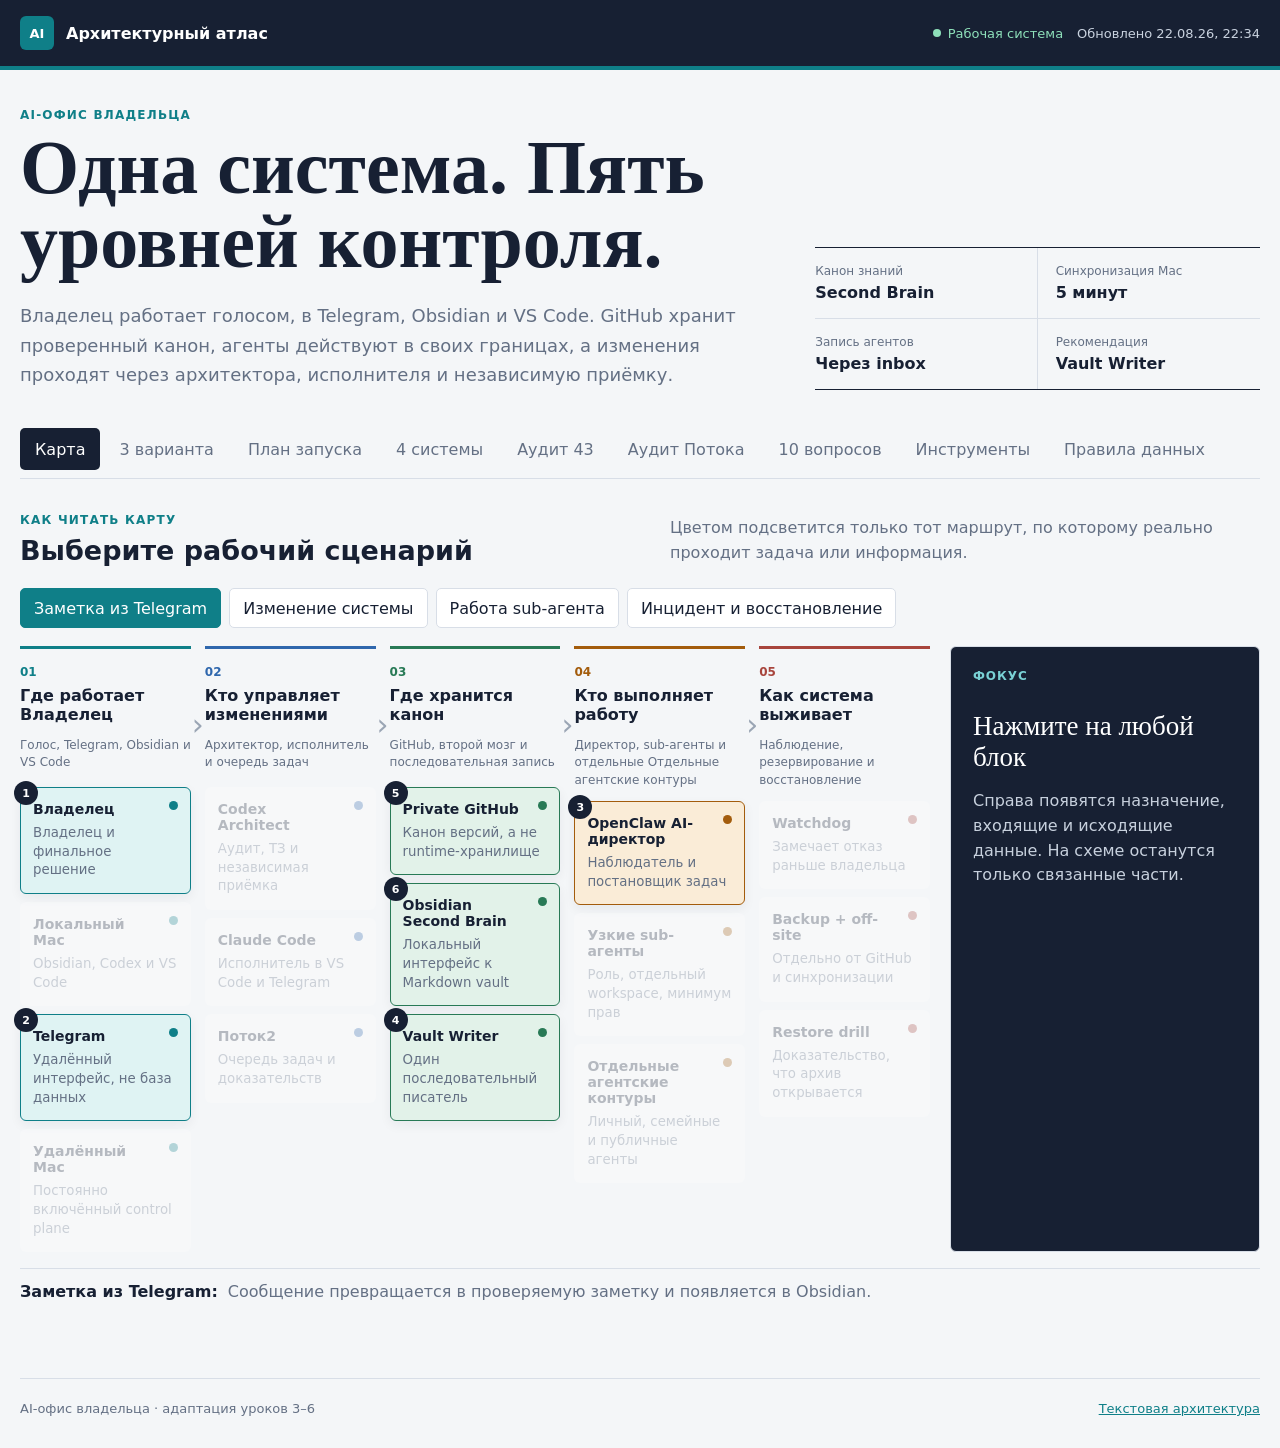
<file: index.html>
<!doctype html>
<html lang="ru">
<head>
  <meta charset="utf-8">
  <meta name="viewport" content="width=device-width, initial-scale=1">
  <meta name="description" content="Интерактивный атлас архитектуры AI-офиса владельца">
  <title>AI-офис владельца — архитектурный атлас</title>
  <link rel="icon" href="data:,">
  <link rel="stylesheet" href="assets/architecture-map.css">
</head>
<body>
  <header class="masthead">
    <div class="masthead__inner">
      <a class="brand" href="#map" aria-label="Открыть архитектурную карту">
        <span class="brand__mark" aria-hidden="true">AI</span>
        <span>Архитектурный атлас</span>
      </a>
      <div class="masthead__meta">
        <span class="status status--live">Рабочая система</span>
        <span id="atlas-updated">Обновлено по снимку</span>
      </div>
    </div>
  </header>

  <main>
    <section class="intro" aria-labelledby="page-title">
      <div>
        <p class="eyebrow">AI-офис владельца</p>
        <h1 id="page-title">Одна система. Пять уровней контроля.</h1>
        <p class="intro__lead">Владелец работает голосом, в Telegram, Obsidian и VS Code. GitHub хранит проверенный канон, агенты действуют в своих границах, а изменения проходят через архитектора, исполнителя и независимую приёмку.</p>
      </div>
      <dl class="facts" aria-label="Ключевые параметры архитектуры">
        <div><dt>Канон знаний</dt><dd>Second Brain</dd></div>
        <div><dt>Синхронизация Mac</dt><dd>5 минут</dd></div>
        <div><dt>Запись агентов</dt><dd>Через inbox</dd></div>
        <div><dt>Рекомендация</dt><dd>Vault Writer</dd></div>
      </dl>
    </section>

    <nav class="tabs" aria-label="Разделы атласа">
      <button class="tab is-active" type="button" data-tab="map" aria-selected="true">Карта</button>
      <button class="tab" type="button" data-tab="options" aria-selected="false">3 варианта</button>
      <button class="tab" type="button" data-tab="rollout" aria-selected="false">План запуска</button>
      <button class="tab" type="button" data-tab="systems" aria-selected="false">4 системы</button>
      <button class="tab" type="button" data-tab="audit" aria-selected="false">Аудит 43</button>
      <button class="tab" type="button" data-tab="potok-audits" aria-selected="false">Аудит Потока</button>
      <button class="tab" type="button" data-tab="questions" aria-selected="false">10 вопросов</button>
      <button class="tab" type="button" data-tab="toolkit" aria-selected="false">Инструменты</button>
      <button class="tab" type="button" data-tab="rules" aria-selected="false">Правила данных</button>
    </nav>

    <section class="panel is-active" id="panel-map" data-panel="map">
      <div class="section-heading">
        <div>
          <p class="eyebrow">Как читать карту</p>
          <h2>Выберите рабочий сценарий</h2>
        </div>
        <p>Цветом подсветится только тот маршрут, по которому реально проходит задача или информация.</p>
      </div>

      <div class="route-selector" id="route-selector" aria-label="Рабочие сценарии"></div>

      <div class="map-layout">
        <div class="system-map" id="system-map" aria-label="Пять уровней архитектуры"></div>
        <aside class="inspector" id="inspector" aria-live="polite">
          <p class="inspector__number">Фокус</p>
          <h2>Нажмите на любой блок</h2>
          <p>Справа появятся назначение, входящие и исходящие данные. На схеме останутся только связанные части.</p>
        </aside>
      </div>

      <div class="route-story" id="route-story" aria-live="polite"></div>
    </section>

    <section class="panel" id="panel-options" data-panel="options" hidden>
      <div class="section-heading">
        <div>
          <p class="eyebrow">Решение после аудита курса</p>
          <h2>Три способа синхронизации</h2>
        </div>
        <p>Курс даёт рабочий старт. Для нескольких агентов добавляем контроль записи и review.</p>
      </div>
      <div class="option-grid" id="option-grid"></div>
    </section>

    <section class="panel" id="panel-rollout" data-panel="rollout" hidden>
      <div class="section-heading">
        <div>
          <p class="eyebrow">Без массовой миграции</p>
          <h2>План запуска по одной проверяемой правке</h2>
        </div>
        <p>Каждый этап имеет отдельный результат. Следующий начинается только после проверки предыдущего.</p>
      </div>
      <ol class="timeline" id="timeline"></ol>
    </section>

    <section class="panel" id="panel-questions" data-panel="questions" hidden>
      <div class="section-heading">
        <div>
          <p class="eyebrow">Проверка понимания системы</p>
          <h2>10 вопросов, без которых архитектура не считается ясной</h2>
        </div>
        <p>Каждый ответ опирается на зафиксированный факт, связанные компоненты и проверяемые первоисточники.</p>
      </div>
      <div class="question-layout">
        <div class="question-list" id="question-list"></div>
        <aside class="question-detail" id="question-detail" aria-live="polite">
          <p class="inspector__number">Навигация</p>
          <h2>Выберите вопрос</h2>
          <p>Откроется короткий ответ, принципиальный факт, связанные блоки архитектуры и ссылки на доказательства.</p>
        </aside>
      </div>
    </section>

    <section class="panel" id="panel-toolkit" data-panel="toolkit" hidden>
      <div class="section-heading">
        <div>
          <p class="eyebrow">Минимальный полезный стек</p>
          <h2>Скиллы, MCP и промпты без перегруза</h2>
        </div>
        <p>Активируем инструмент только под конкретный класс задач. Больше MCP не означает лучше: каждый новый сервер добавляет права, контекст и поверхность риска.</p>
      </div>
      <div class="toolkit-grid" id="toolkit-grid"></div>
      <div class="prompt-section">
        <div class="section-heading section-heading--compact">
          <div>
            <p class="eyebrow">Готовые команды</p>
            <h2>Четыре промпта для следующего цикла</h2>
          </div>
          <p>Промпты не заменяют ТЗ, но обеспечивают одинаковую глубину детализации и приёмки.</p>
        </div>
        <div class="prompt-grid" id="prompt-grid"></div>
      </div>
      <div class="link-row">
        <a href="docs/design-toolkit-research.md">Полное исследование инструментов</a>
        <a href="https://modelcontextprotocol.io/docs/tutorials/security/security_best_practices" target="_blank" rel="noopener">Правила безопасности MCP</a>
      </div>
    </section>

    <section class="panel" id="panel-systems" data-panel="systems" hidden>
      <div class="section-heading">
        <div>
          <p class="eyebrow">Курс разложен по рабочим контурам</p>
          <h2>Четыре системы вместо четырёх номеров уроков</h2>
        </div>
        <p>Каждый блок соединяет исходные главы курса, нашу адаптацию, ожидаемый результат и связанные пункты аудита.</p>
      </div>
      <div class="system-selector" id="system-selector"></div>
      <div class="course-system-detail" id="course-system-detail" aria-live="polite"></div>
      <div class="course-flow" aria-label="Процесс работы с каждым уроком">
        <span>HTML-источник</span><i aria-hidden="true">→</i>
        <span>Точный Markdown</span><i aria-hidden="true">→</i>
        <span>Критический аудит</span><i aria-hidden="true">→</i>
        <span>Наше решение</span><i aria-hidden="true">→</i>
        <span>Чек-лист + evidence</span>
      </div>
      <div class="link-row">
        <a href="docs/execution-policy.md">Правила выполнения</a>
      </div>
    </section>

    <section class="panel" id="panel-audit" data-panel="audit" hidden>
      <div class="section-heading">
        <div>
          <p class="eyebrow">Единый стандарт для каждого агента</p>
          <h2>Аудит проекта: 43 проверки</h2>
        </div>
        <p>Статусы и комментарии хранятся только в этом браузере отдельно для каждого проекта. Секреты и платёжные реквизиты сюда не вводятся.</p>
      </div>
      <div class="audit-toolbar">
        <label>Проект<select id="audit-project"></select></label>
        <div class="audit-progress">
          <div><strong id="audit-score">0/43</strong><span id="audit-score-label">не проверено</span></div>
          <progress id="audit-progress" max="43" value="0"></progress>
        </div>
        <button type="button" id="audit-export">Скопировать отчёт Markdown</button>
        <button type="button" class="button-secondary" id="audit-reset">Сбросить проект</button>
      </div>
      <div class="audit-filters" id="audit-filters"></div>
      <div class="audit-list" id="audit-list"></div>
      <div class="link-row">
        <a href="docs/project-audit-checklist.md">Открыть весь чек-лист в Markdown</a>
      </div>
    </section>

    <section class="panel" id="panel-potok-audits" data-panel="potok-audits" hidden>
      <div class="section-heading">
        <div>
          <p class="eyebrow">Независимая приёмка Claude + Kimi</p>
          <h2>Аудиты Потока: время, результат и ошибки</h2>
        </div>
        <p>Публичный metadata-only снимок. Здесь нет текстов отчётов, названий внутренних задач, путей, промптов и приватных данных.</p>
      </div>

      <div class="potok-audit-controls">
        <div class="segmented" id="potok-audit-period" aria-label="Период аудитов">
          <button type="button" data-potok-period="today">Сегодня</button>
          <button type="button" data-potok-period="yesterday">Вчера</button>
          <button class="is-active" type="button" data-potok-period="7d">7 дней</button>
        </div>
        <label>Проверяющий
          <select id="potok-audit-reviewer">
            <option value="all">Все проверяющие</option>
            <option value="claude">Claude</option>
            <option value="kimi">Kimi</option>
            <option value="codex">Codex</option>
          </select>
        </label>
        <div class="potok-freshness" id="potok-audit-freshness" role="status" aria-live="polite">
          <span class="potok-pipeline-status potok-pipeline-status--unknown">UNKNOWN</span>
          <span>Состояние pipeline ещё не доказано</span>
        </div>
      </div>

      <dl class="potok-freshness-times" aria-label="Свежесть контура аудитов">
        <div><dt>Последний аудит</dt><dd id="potok-latest-source">—</dd></div>
        <div><dt>Последняя проверка</dt><dd id="potok-last-check">—</dd></div>
        <div><dt>Публикация</dt><dd id="potok-published-at">—</dd></div>
      </dl>

      <div class="potok-metrics" id="potok-audit-metrics" aria-live="polite"></div>

      <div class="potok-model-ranking" id="potok-model-ranking" aria-live="polite"></div>

      <div class="potok-models" id="potok-audit-models"></div>

      <div class="potok-audit-table" aria-label="Результаты аудитов">
        <div class="potok-audit-row potok-audit-row--head" aria-hidden="true">
          <span>Проверка</span><span>Контур</span><span>Результаты моделей</span><span>Время</span><span>Ценность</span><span>Ошибка</span>
        </div>
        <div id="potok-audit-list"></div>
      </div>

      <div class="potok-error-log">
        <div>
          <p class="eyebrow">Технический журнал</p>
          <h3>Повторяющиеся ошибки</h3>
        </div>
        <div id="potok-error-list"></div>
      </div>

      <details class="potok-value-method">
        <summary>Как считается ценность аудита</summary>
        <p><strong>9</strong> — нашёл блокер и остановил ошибочную приёмку; <strong>7</strong> — подтвердил результат с полезными замечаниями; <strong>5</strong> — независимо подтвердил результат; <strong>1</strong> — технически не завершился. Это ценность результата для принятия решения, а не оценка интеллекта модели.</p>
        <p><strong>Операционный рейтинг модели</strong> = 60% пригодных результатов + 20% относительной скорости + 20% аудитов без технического сбоя. Отдельный технический журнал показывается рядом, но в рейтинг не подмешивается: его события не всегда относятся к тем же запускам. Рейтинг измеряет работу reviewer в Потоке, но не «ум» модели. Качество находок можно оценивать только после отдельной приёмки каждой находки человеком.</p>
      </details>
    </section>

    <section class="panel" id="panel-rules" data-panel="rules" hidden>
      <div class="section-heading">
        <div>
          <p class="eyebrow">Что куда разрешено</p>
          <h2>Матрица хранения данных</h2>
        </div>
        <p>GitHub, Obsidian и backup решают разные задачи. Один сервис не подменяет другой.</p>
      </div>
      <div class="table-wrap">
        <table>
          <thead><tr><th>Тип данных</th><th>Канон</th><th>Разрешено</th><th>Запрещено</th></tr></thead>
          <tbody>
            <tr><td>Код и архитектура</td><td>Private GitHub</td><td>Ветки, review, проверенный main</td><td>Прямой runtime → main</td></tr>
            <tr><td>Знания и уроки</td><td>Second Brain vault</td><td>Markdown, ссылки, решения, чек-листы</td><td>Секреты, raw health, полные переписки</td></tr>
            <tr><td>Runtime и базы</td><td>Конкретный сервер</td><td>Backup, off-site, restore-drill</td><td>GitHub и обычный Obsidian vault</td></tr>
            <tr><td>Секреты</td><td>Secret store / env</td><td>Отдельный encrypted backup</td><td>Markdown, отчёты, Git history</td></tr>
            <tr><td>Задачи и evidence</td><td>Поток2 + отчёты</td><td>Redacted факты и ссылки на проверки</td><td>Токены и приватные transcripts</td></tr>
          </tbody>
        </table>
      </div>
      <div class="principles">
        <article><span>01</span><h3>Один файл — один writer</h3><p>В конкретный момент канонический файл меняет один участник.</p></article>
        <article><span>02</span><h3>Новый материал — в inbox</h3><p>Агент создаёт новую заметку в своей папке, а не переписывает чужую.</p></article>
        <article><span>03</span><h3>Канон — только после review</h3><p>Изменение существующей базы проходит через diff и независимую проверку.</p></article>
        <article><span>04</span><h3>Sync не равен backup</h3><p>Для восстановления нужен отдельный архив и регулярный restore-drill.</p></article>
      </div>
    </section>
  </main>

  <footer>
    <span>AI-офис владельца · адаптация уроков 3–6</span>
    <a href="docs/to-be.md">Текстовая архитектура</a>
  </footer>

  <script id="architecture-data" type="application/json">{"schema_version": 3, "updated_on": "2026-07-21", "recommended_option": "controlled_writer", "groups": [{"id": "interfaces", "label": "Где работает Владелец", "number": "01", "summary": "Голос, Telegram, Obsidian и VS Code"}, {"id": "control", "label": "Кто управляет изменениями", "number": "02", "summary": "Архитектор, исполнитель и очередь задач"}, {"id": "knowledge", "label": "Где хранится канон", "number": "03", "summary": "GitHub, второй мозг и последовательная запись"}, {"id": "runtime", "label": "Кто выполняет работу", "number": "04", "summary": "Директор, sub-агенты и отдельные Отдельные агентские контуры"}, {"id": "resilience", "label": "Как система выживает", "number": "05", "summary": "Наблюдение, резервирование и восстановление"}], "nodes": [{"id": "owner", "label": "Владелец", "group": "interfaces", "kind": "human", "status": "live", "short": "Владелец и финальное решение", "details": "Формулирует задачи голосом или текстом, подтверждает значимые решения и принимает результат. Не должен вручную пересылать данные между агентами.", "writes": ["задачи", "решения", "заметки"], "reads": ["статусы", "отчёты", "архитектуру"]}, {"id": "local-mac", "label": "Локальный Mac", "group": "interfaces", "kind": "device", "status": "live", "short": "Obsidian, Codex и VS Code", "details": "Главное рабочее место. Здесь открыт канонический Obsidian vault, Codex проектирует и принимает, Claude Code в VS Code выполняет утверждённые изменения.", "writes": ["локальные заметки", "ветки Git"], "reads": ["GitHub main", "agent inbox"]}, {"id": "telegram", "label": "Telegram", "group": "interfaces", "kind": "channel", "status": "live", "short": "Удалённый интерфейс, не база данных", "details": "Через Telegram Владелец ставит задачи и получает ответы. Сообщения, которые нужно сохранить, превращаются в структурированные записи через inbox, а не остаются единственной копией в чате.", "writes": ["входящие запросы"], "reads": ["ответы", "уведомления"]}, {"id": "remote-mac", "label": "Удалённый Mac", "group": "interfaces", "kind": "device", "status": "planned", "short": "Постоянно включённый control plane", "details": "Держит runner, watchdog и отдельные worktree. Продолжает контроль, когда локальный Mac выключен, но не становится вторым неконтролируемым писателем в main.", "writes": ["ветки", "отчёты"], "reads": ["очередь", "GitHub"]}, {"id": "codex", "label": "Codex Architect", "group": "control", "kind": "architect", "status": "live", "short": "Аудит, ТЗ и независимая приёмка", "details": "Проверяет факты, проектирует решение, задаёт критерии приёмки и не принимает отчёт исполнителя на слово.", "writes": ["ТЗ", "review", "решения"], "reads": ["источники", "diff", "evidence"]}, {"id": "claude", "label": "Claude Code", "group": "control", "kind": "engineer", "status": "live", "short": "Исполнитель в VS Code и Telegram", "details": "Выполняет утверждённое ТЗ, работает в отдельной ветке, прикладывает проверки и передаёт результат на независимую приёмку.", "writes": ["код", "документы", "отчёт"], "reads": ["ТЗ", "канон", "замечания review"]}, {"id": "potok2", "label": "Поток2", "group": "control", "kind": "orchestration", "status": "planned", "short": "Очередь задач и доказательств", "details": "Фиксирует задачу, владельца, исполнителя, reviewer, stop-gates и evidence. Автоматизирует передачу между Codex и Claude без ручного копирования сообщений.", "writes": ["case state", "handoff"], "reads": ["inbox", "reports"]}, {"id": "github", "label": "Private GitHub", "group": "knowledge", "kind": "canon", "status": "live", "short": "Канон версий, а не runtime-хранилище", "details": "Хранит код, архитектуру, governance и безопасные Markdown-знания. В main попадает только проверенный результат; секреты, БД, raw health и runtime state сюда не идут.", "writes": ["commits", "reviewed main"], "reads": ["branches", "pull requests"]}, {"id": "obsidian", "label": "Obsidian Second Brain", "group": "knowledge", "kind": "knowledge", "status": "live", "short": "Локальный интерфейс к Markdown vault", "details": "Vault канонический vault second-brain является локальным Git-репозиторием. Obsidian Git делает pull и commit-and-sync каждые пять минут на основном Mac.", "writes": ["заметки владельца"], "reads": ["GitHub main", "agent inbox"]}, {"id": "vault-writer", "label": "Vault Writer", "group": "knowledge", "kind": "control", "status": "recommended", "short": "Один последовательный писатель", "details": "Принимает новые заметки от удалённых агентов, проверяет allowlist и секреты, делает pull, атомарную запись, commit и push с retry. Убирает гонку нескольких писателей.", "writes": ["agent inbox", "audit metadata"], "reads": ["очередь заметок", "актуальный main"]}, {"id": "openclaw-director", "label": "OpenClaw AI-директор", "group": "runtime", "kind": "agent", "status": "live", "short": "Наблюдатель и постановщик задач", "details": "Собирает сигналы, считает KPI, готовит брифы и делегирует узким sub-агентам. Не редактирует production-конфиги и не перезапускает gateway.", "writes": ["брифы", "agent inbox"], "reads": ["разрешённые знания", "метрики"]}, {"id": "subagents", "label": "Узкие sub-агенты", "group": "runtime", "kind": "agent", "status": "planned", "short": "Роль, отдельный workspace, минимум прав", "details": "Исполняют конкретные бизнес-функции внутри одного trust boundary. Получают только необходимые инструменты, данные и бюджет.", "writes": ["результат роли", "отчёт"], "reads": ["узкий контекст"]}, {"id": "agent-contours", "label": "Отдельные агентские контуры", "group": "runtime", "kind": "agent", "status": "live", "short": "Личный, семейные и публичные агенты", "details": "Основной, семейные и публичные агенты остаются отдельными контурами, когда различаются пользователи, секреты, медицинские данные или blast radius.", "writes": ["runtime data", "redacted report"], "reads": ["свой workspace", "свои секреты"]}, {"id": "watchdog", "label": "Watchdog", "group": "resilience", "kind": "monitor", "status": "planned", "short": "Замечает отказ раньше владельца", "details": "Следит за gateway, очередями, пропущенными ответами, drift и резервными моделями. Создаёт инцидент, но не делает рискованный ремонт без политики.", "writes": ["incident", "health status"], "reads": ["логи без секретов", "smoke endpoints"]}, {"id": "backup", "label": "Backup + off-site", "group": "resilience", "kind": "backup", "status": "partial", "short": "Отдельно от GitHub и синхронизации", "details": "Архивирует runtime state, БД и разрешённые данные в независимое хранилище. GitHub хранит код и документы, но не заменяет backup production-данных.", "writes": ["immutable archive", "manifest"], "reads": ["allowlisted runtime data"]}, {"id": "restore", "label": "Restore drill", "group": "resilience", "kind": "verification", "status": "planned", "short": "Доказательство, что архив открывается", "details": "Периодически восстанавливает архив в изолированное место, проверяет manifest и фиксирует время восстановления. Наличие файла backup без restore-drill не считается защитой.", "writes": ["акт проверки"], "reads": ["backup archive", "checksums"]}], "node_guidance": {"owner": {"decision": "Владелец определяет цель и принимает продуктовые, финансовые и рискованные решения; техническую передачу между системами выполняет инфраструктура.", "risk": "Если владелец становится ручным транспортом сообщений, система перестаёт быть автономной и теряет историю решений.", "evidence": "Решение зафиксировано в задаче, есть критерии приёмки и финальный verdict владельца.", "question_ids": ["q4", "q9"]}, "local-mac": {"decision": "Локальный Mac остаётся удобным интерфейсом для голоса, Obsidian, Codex и VS Code, но не единственной точкой жизни системы.", "risk": "Сон, отключение питания или поломка Mac не должны останавливать watchdog, runtime и удалённую работу.", "evidence": "После выключения Mac серверные агенты продолжают отвечать, а изменения доступны через GitHub.", "question_ids": ["q6"]}, "telegram": {"decision": "Telegram используется как интерфейс постановки задач и уведомлений, но не как каноническое хранилище.", "risk": "Решение или файл останется только в длинном чате и не попадёт в базу знаний.", "evidence": "Сохранённое сообщение получает task id, источник и ссылку на заметку в vault.", "question_ids": ["q8"]}, "remote-mac": {"decision": "Удалённый Mac становится постоянно включённым control plane с отдельными worktree и ограниченными правами.", "risk": "Второй Mac начнёт независимо писать в main и создаст конфликты или неконтролируемый drift.", "evidence": "Runner работает после отключения локального Mac; запись идёт через ветку, inbox или Vault Writer.", "question_ids": ["q2", "q6"]}, "codex": {"decision": "Codex проектирует, формирует ТЗ, проверяет факты и независимо принимает работу исполнителя.", "risk": "Один агент одновременно реализует и принимает собственный результат без проверки evidence.", "evidence": "Есть отдельный review с фактическими проверками файлов, diff, smoke и production.", "question_ids": ["q4", "q9"]}, "claude": {"decision": "Claude Code выполняет утверждённое ТЗ в VS Code или Telegram и передаёт отчёт на независимое review.", "risk": "Исполнитель самовольно меняет архитектуру, production или stop-gates в ходе реализации.", "evidence": "Изменения соответствуют scope, тесты приложены, итог проверен другим агентом.", "question_ids": ["q4"]}, "potok2": {"decision": "Каждая межагентная работа получает единый case: задача, роли, stop-gates, статус и evidence.", "risk": "Ручная пересылка между чатами теряет контекст, актуальную версию и ответственность.", "evidence": "По case id восстанавливается полный путь: запрос → ТЗ → исполнение → review → решение.", "question_ids": ["q4", "q9"]}, "github": {"decision": "Private GitHub является каноном версий для кода, архитектуры, governance и разрешённых Markdown-знаний.", "risk": "В Git history попадут секреты, runtime-БД или приватные данные, которые сложно полностью удалить.", "evidence": "Protected main, review, secret scan, понятный commit и отсутствие запрещённых типов данных.", "question_ids": ["q1", "q2", "q7"]}, "obsidian": {"decision": "Obsidian является человеческим интерфейсом к локальному Markdown vault, синхронизированному через Git.", "risk": "Автосинхронизацию ошибочно принять за backup или разрешить нескольким устройствам конфликтно менять один файл.", "evidence": "Vault открывается без сети, история видна в Git, конфликт и восстановление проверены отдельно.", "question_ids": ["q1", "q3", "q8"]}, "vault-writer": {"decision": "Все удалённые агенты передают новые заметки одному последовательному writer через allowlisted inbox.", "risk": "Несколько агентов одновременно делают pull/edit/push и перетирают изменения друг друга.", "evidence": "Writer пишет атомарно, фиксирует автора и источник, делает secret scan и корректно обрабатывает conflict/retry.", "question_ids": ["q2", "q8"]}, "openclaw-director": {"decision": "AI-директор наблюдает, считает KPI, готовит брифы и делегирует; production-конфиги сам не меняет.", "risk": "Директор получает одновременно чтение недоверенных данных, доступ к секретам и право опасного действия.", "evidence": "Tool policy ограничена, действия директора видны в аудите, рискованные изменения уходят инженеру.", "question_ids": ["q5", "q7"]}, "subagents": {"decision": "Sub-агент создаётся для узкой роли внутри одного trust boundary и получает минимальный набор инструментов.", "risk": "Ради каждой функции разворачивается отдельный тяжёлый агент или, наоборот, один агент получает доступ ко всему.", "evidence": "У роли есть SOUL, workspace, tool allowlist, бюджет, KPI и маршрут эскалации.", "question_ids": ["q5"]}, "agent-contours": {"decision": "Отдельный отдельный агентский контур нужен при разных пользователях, секретах, медицинских данных или радиусе отказа.", "risk": "Семейные, публичные и личные данные смешиваются в одной памяти и одном наборе прав.", "evidence": "Раздельные credentials, workspace, allowlist пользователей, backup и healthcheck каждого контура.", "question_ids": ["q5", "q7"]}, "watchdog": {"decision": "Независимый watchdog обнаруживает молчание, таймауты, drift и отказ модели раньше владельца.", "risk": "Монитор зависит от того же gateway или той же модели, которую должен контролировать.", "evidence": "Тестовый отказ создаёт один инцидент, cooldown работает, восстановление подтверждается отдельным smoke.", "question_ids": ["q6", "q9"]}, "backup": {"decision": "Runtime, БД и private data архивируются отдельно от GitHub минимум в одну независимую off-site копию.", "risk": "Есть только локальный архив на том же диске или синхронизированная копия, повторяющая удаление.", "evidence": "Архив имеет manifest, checksum, ротацию, независимое местоположение и журнал выполнения.", "question_ids": ["q3", "q7"]}, "restore": {"decision": "Backup считается рабочим только после неразрушающего восстановления в изолированную директорию.", "risk": "Архив существует, но повреждён, зашифрован потерянным ключом или не содержит критичный state.", "evidence": "Зафиксированы дата drill, checksum, восстановленные компоненты, RPO и фактическое время RTO.", "question_ids": ["q3", "q9"]}}, "routes": [{"id": "knowledge-note", "label": "Заметка из Telegram", "description": "Сообщение превращается в проверяемую заметку и появляется в Obsidian.", "path": ["owner", "telegram", "openclaw-director", "vault-writer", "github", "obsidian", "owner"]}, {"id": "code-change", "label": "Изменение системы", "description": "Codex проектирует, Claude выполняет, Codex принимает, после чего изменение попадает в канон.", "path": ["owner", "codex", "potok2", "claude", "github", "codex", "owner"]}, {"id": "agent-delegation", "label": "Работа sub-агента", "description": "Директор выдаёт узкую задачу, sub-агент возвращает результат без доступа ко всей системе.", "path": ["owner", "telegram", "openclaw-director", "subagents", "vault-writer", "github", "obsidian"]}, {"id": "incident", "label": "Инцидент и восстановление", "description": "Watchdog создаёт инцидент, ремонт проходит через контролируемый цикл и проверяется восстановлением.", "path": ["watchdog", "potok2", "codex", "claude", "backup", "restore", "owner"]}], "options": [{"id": "course-direct", "number": "A", "label": "Точно по курсу", "verdict": "Только для пилота", "summary": "Mac, Claude и OpenClaw напрямую pull/push в main.", "advantages": ["Минимум компонентов", "Уже почти настроено", "Быстрый старт"], "risks": ["Конфликты нескольких писателей", "Случайная перезапись", "Широкие write-ключи"]}, {"id": "controlled_writer", "number": "B", "label": "Контролируемый writer", "verdict": "Рекомендуется", "summary": "Obsidian синхронизирует Mac, агенты пишут через inbox и одного writer.", "advantages": ["Один порядок записи", "Понятный автор и источник", "Review для канонических файлов"], "risks": ["Нужен небольшой сервис", "Нужно определить allowlist"]}, {"id": "obsidian-sync", "number": "C", "label": "Obsidian Sync + Git", "verdict": "Позже, если нужен mobile", "summary": "Obsidian Sync связывает устройства, Git работает как история с одного устройства.", "advantages": ["Удобный mobile", "E2E encryption", "Headless-клиент"], "risks": ["Подписка", "Дополнительный слой", "Нельзя смешивать sync-механизмы без правил"]}], "rollout": [{"id": "inventory", "number": "01", "title": "Назначить канонический vault", "detail": "Зафиксировать second-brain и классифицировать остальные vault без массового переноса.", "status": "next"}, {"id": "privacy", "number": "02", "title": "Закрыть privacy-гейт", "detail": "Добавить gitignore, исключить workspace/plugin state, секреты, БД, raw health и transcripts.", "status": "planned"}, {"id": "course", "number": "03", "title": "Перенести уроки 3–6", "detail": "Сгенерировать Obsidian-заметки: источник, точный конспект, наши решения, чек-лист и ссылки.", "status": "planned"}, {"id": "inbox", "number": "04", "title": "Развести входящие агентов", "detail": "Создать agent inbox и правило: новый файл можно, изменение канона только через review.", "status": "planned"}, {"id": "writer", "number": "05", "title": "Запустить Vault Writer", "detail": "Последовательная запись, secret-scan, pull, atomic write, commit, push и retry.", "status": "planned"}, {"id": "agents", "number": "06", "title": "Подключать по одному агенту", "detail": "Сначала OpenClaw, затем Claude Telegram, потом остальные контуры после smoke.", "status": "planned"}, {"id": "recovery", "number": "07", "title": "Проверить конфликт и восстановление", "detail": "Сымитировать одновременную правку, откат заметки и восстановление независимого backup.", "status": "planned"}], "lessons": [{"number": "03", "title": "Инфраструктура OpenClaw", "theme": "Сервер, Claude Code, MCP и базовые инструменты"}, {"number": "04", "title": "GitHub и вайб-кодинг", "theme": "SSH, GitHub CLI, Pages и дизайн-скиллы"}, {"number": "05", "title": "n8n и автоматизации", "theme": "Workflow, cron, интеграции и границы агентских контуров"}, {"number": "06", "title": "Claude Code в Telegram", "theme": "AI-офис, Obsidian vault, GitHub и sub-агенты"}], "course_systems": [{"id": "automation", "number": "01", "title": "n8n и автоматизации", "subtitle": "Детерминированные процессы, интеграции и cron", "purpose": "Вынести повторяемые API-операции, расписания, retry и преобразование данных из рассуждающего агента в наблюдаемый workflow.", "course": "Урок 5 разворачивает n8n, подключает Google, Telegram и OpenClaw, показывает workflow и cron jobs.", "adaptation": "Основной агент остаётся главным собеседником и принимает смысловые решения. n8n используется как исполнитель повторяемого процесса, а не как второй AI-директор.", "result": "Каждая автоматизация имеет owner, trigger, входы, выходы, retry, idempotency, лимит стоимости, alert и ручной fallback.", "chapters": [{"label": "Архитектура n8n в системе", "lesson": "05", "section": "02"}, {"label": "Google и OpenClaw", "lesson": "05", "section": "06"}, {"label": "OpenClaw → n8n → Telegram", "lesson": "05", "section": "07"}, {"label": "Workflow и cron jobs", "lesson": "05", "section": "09"}], "checklist_ids": ["A04", "A05", "A07", "A24", "A31", "A33"]}, {"id": "subagents", "number": "02", "title": "Разворачивание sub-агентов", "subtitle": "Роли, SOUL, workspace, skills, память и handoff", "purpose": "Создавать не множество одинаковых ботов, а одного директора и узких исполнителей с минимальными правами и измеримым результатом.", "course": "Часть 3 урока 6 проходит от контракта AI-директора до SOUL, Skills, Memory System и Heartbeats.", "adaptation": "Sub-агент живёт внутри общего trust boundary. При других пользователях, секретах или медицинских данных остаётся отдельный отдельный агентский контур.", "result": "У каждого агента есть роль, workspace, tool policy, бюджет, KPI, журнал, канал эскалации и независимый reviewer.", "chapters": [{"label": "Контракт AI-директора", "lesson": "06", "anchor": "part3-chapter-01"}, {"label": "Архитектура и границы", "lesson": "06", "anchor": "part3-chapter-02"}, {"label": "SOUL директора и sub-агента", "lesson": "06", "anchor": "part3-chapter-03"}, {"label": "Skills, память и Heartbeats", "lesson": "06", "anchor": "part3-chapter-04"}], "checklist_ids": ["A01", "A03", "A08", "A09", "A10", "A11"]}, {"id": "second-brain", "number": "03", "title": "Второй мозг", "subtitle": "Obsidian, GitHub, память и контролируемая запись", "purpose": "Дать владельцу и агентам общую проверяемую память в Markdown, которая доступна локально, имеет историю и не зависит от одного чата.", "course": "Часть 2 урока 6 связывает Obsidian vault, GitHub, Claude Code и OpenClaw; Memory System дополняет локальную память общим vault.", "adaptation": "На основном Mac работает Obsidian Git. Удалённые агенты не конкурируют за main, а пишут через inbox и одного Vault Writer.", "result": "У каждого знания есть источник, владелец, уровень доступа, дата свежести и commit; sync отделён от backup.", "chapters": [{"label": "Obsidian vault + GitHub", "lesson": "06", "anchor": "part2-chapter-01"}, {"label": "Claude и OpenClaw в одном vault", "lesson": "06", "anchor": "part2-chapter-02"}, {"label": "GitHub backup workspace", "lesson": "06", "anchor": "part3-bridge-github"}, {"label": "Двухуровневая Memory System", "lesson": "06", "anchor": "part3-chapter-05"}], "checklist_ids": ["A12", "A13", "A14", "A15", "A16", "A19"]}, {"id": "security", "number": "04", "title": "Безопасность и восстановление", "subtitle": "Identity, least privilege, мониторинг, backup и платежи", "purpose": "Ограничить blast radius каждого агента и сделать отказ, компрометацию или неоплаченную подписку обнаруживаемыми до остановки бизнеса.", "course": "Часть 4 урока 6 покрывает аудит, hardening сервера и защиту агента от prompt injection, опасных tools и memory poisoning.", "adaptation": "Security-аудит отделён от исправлений. Любая production-правка начинается с backup и заканчивается smoke; платежи контролируются как операционный риск.", "result": "Есть allowlist, secret store, deny-by-default, watchdog, off-site backup, restore-drill, реестр оплат и напоминания 14/7/3/1 день.", "chapters": [{"label": "Аудит глазами атакующего", "lesson": "06", "anchor": "part4-chapter-01"}, {"label": "Hardening сервера", "lesson": "06", "anchor": "part4-chapter-02"}, {"label": "Безопасность агента", "lesson": "06", "anchor": "part4-chapter-03"}, {"label": "MCP security practices", "external_href": "https://modelcontextprotocol.io/docs/tutorials/security/security_best_practices"}], "checklist_ids": ["A20", "A21", "A22", "A23", "A28", "A29", "A34", "A35"]}], "audit_projects": [{"id": "agent-main", "label": "Основной агент"}, {"id": "openclaw-director", "label": "OpenClaw AI-директор"}, {"id": "family-bot-a", "label": "Family Bot A"}, {"id": "family-bot-b", "label": "Family Bot B"}, {"id": "family-bot-c", "label": "Family Bot C"}, {"id": "ai-directorate", "label": "AI-директорат"}, {"id": "new-project", "label": "Новый проект"}], "audit_categories": [{"id": "governance", "number": "01", "label": "Каркас и управление"}, {"id": "models", "number": "02", "label": "Модели и провайдеры"}, {"id": "agents", "number": "03", "label": "Агенты и sub-агенты"}, {"id": "knowledge", "number": "04", "label": "Второй мозг"}, {"id": "git", "number": "05", "label": "GitHub и синхронизация"}, {"id": "security", "number": "06", "label": "Безопасность"}, {"id": "monitoring", "number": "07", "label": "Мониторинг и удалённый ремонт"}, {"id": "backup", "number": "08", "label": "Backup и восстановление"}, {"id": "cadence", "number": "09", "label": "Cron и развитие"}, {"id": "billing", "number": "10", "label": "Платежи и лимиты"}], "audit_items": [{"id": "A01", "layer": "base", "category": "governance", "title": "Назначены владелец и цель", "question": "Понятно, кто принимает финальное решение и какую бизнес-задачу решает агент?", "expected_evidence": "Owner, scope и KPI зафиксированы в README/TЗ.", "cadence": "при создании", "verifiability": "human"}, {"id": "A02", "layer": "base", "category": "governance", "title": "Карта источников истины", "question": "Для кода, знаний, runtime, секретов и задач определён ровно один канон?", "expected_evidence": "Design ownership map: спроектированная карта канонов без двух равноправных writers. Уровень проектирования; не использовать evidence A14/A19.", "cadence": "ежеквартально", "verifiability": "human"}, {"id": "A03", "layer": "base", "category": "governance", "title": "Роли и stop-gates", "question": "Разделены архитектор, исполнитель, reviewer и действия, требующие владельца?", "expected_evidence": "Role contract и список production/auth/destructive gates.", "cadence": "при изменении ролей", "verifiability": "human"}, {"id": "A04", "layer": "base", "category": "models", "title": "Primary и fallback модели", "question": "Зафиксированы фактические model id, provider и порядок fallback?", "expected_evidence": "Config snapshot без секретов + live model footer/probe.", "cadence": "еженедельно", "verifiability": "machine"}, {"id": "A05", "layer": "base", "category": "models", "title": "Провайдеры проходят smoke", "question": "OpenAI/Codex/OpenRouter отвечают, а expired token и billing error обнаруживаются?", "expected_evidence": "Provider availability: tool-free probes каждого провайдера с latency и кодом ошибки. Не использовать тот же артефакт, что в A07.", "cadence": "ежедневно", "verifiability": "machine"}, {"id": "A06", "layer": "base", "category": "models", "title": "Бюджет и лимиты модели", "question": "Есть месячный бюджет, threshold, rate limit и запрет бесконечных retries?", "expected_evidence": "Budget policy и alert thresholds без API-ключей.", "cadence": "еженедельно", "verifiability": "hybrid"}, {"id": "A07", "layer": "base", "category": "models", "title": "Timeout и fallback проверены", "question": "Зависшая модель не блокирует ответ на 10 минут и безопасно переключается?", "expected_evidence": "Real failover drill: журнал учения с timeout, retry cap и фактическим переключением на fallback. Отдельный артефакт от probe A05.", "cadence": "ежемесячно", "verifiability": "hybrid"}, {"id": "A08", "layer": "base", "category": "agents", "title": "SOUL и роль актуальны", "question": "Агент знает аудиторию, тон, обязанности, запреты и эскалацию?", "expected_evidence": "SOUL/IDENTITY review + тестовые сценарии.", "cadence": "ежемесячно", "verifiability": "human"}, {"id": "A09", "layer": "base", "category": "agents", "title": "Workspace изолирован", "question": "У агента отдельные workspace, memory, sessions и credentials?", "expected_evidence": "Config paths и permission check без содержимого секретов.", "cadence": "при deploy", "verifiability": "machine"}, {"id": "A10", "layer": "base", "category": "agents", "title": "Минимальный toolset", "question": "Включены только нужные skills/MCP/tools, опасные действия deny-by-default?", "expected_evidence": "Tool inventory и negative tests.", "cadence": "ежемесячно", "verifiability": "hybrid"}, {"id": "A11", "layer": "base", "category": "agents", "title": "Handoff sub-агентов", "question": "Делегирование передаёт узкий контекст, результат, cost и статус обратно директору?", "expected_evidence": "Тестовый case со сквозным task id.", "cadence": "при новой роли", "verifiability": "hybrid"}, {"id": "A12", "layer": "base", "category": "knowledge", "title": "Назначен канонический vault", "question": "Понятно, где находится второй мозг и кто его открывает локально?", "expected_evidence": "Vault path, remote и owner зафиксированы приватно.", "cadence": "при миграции", "verifiability": "human"}, {"id": "A13", "layer": "base", "category": "knowledge", "title": "Разделена память", "question": "MEMORY, daily notes, знания и runtime state не смешаны в одном файле?", "expected_evidence": "Memory map и retention policy.", "cadence": "ежемесячно", "verifiability": "hybrid"}, {"id": "A14", "layer": "base", "category": "knowledge", "title": "Inbox и один writer", "question": "Удалённые агенты создают заметки через inbox, а не конкурируют за main?", "expected_evidence": "Runtime single-writer enforcement: writer log с author/source/task id, рабочий inbox и отсутствие прямых записей в main. Уровень runtime; не использовать evidence A02/A19.", "cadence": "еженедельно", "verifiability": "hybrid"}, {"id": "A15", "layer": "base", "category": "knowledge", "title": "Классификация и свежесть", "question": "У заметок есть источник, privacy class, дата и правило обновления?", "expected_evidence": "Frontmatter sample и stale-content report.", "cadence": "еженедельно", "verifiability": "machine"}, {"id": "A16", "layer": "base", "category": "git", "title": "Private GitHub подключён", "question": "Локальный канон имеет корректный private remote и понятную ветку main?", "expected_evidence": "git remote/status без credential URL.", "cadence": "при создании", "verifiability": "machine"}, {"id": "A17", "layer": "base", "category": "git", "title": "Gitignore и secret scan", "question": "Env, keys, DB, sessions, logs и private health исключены до первого push?", "expected_evidence": "Pre-push secret hygiene: gitignore tests и secret scan с нулём findings до push. Контур «до Git»; runtime-изоляция — A21.", "cadence": "каждый commit", "verifiability": "machine"}, {"id": "A18", "layer": "base", "category": "git", "title": "Review защищает main", "question": "Изменение канона проходит diff и независимую приёмку?", "expected_evidence": "Branch/PR/review или эквивалентный review report.", "cadence": "каждое изменение", "verifiability": "human"}, {"id": "A19", "layer": "base", "category": "git", "title": "Синхронизация переживает конфликт", "question": "Pull-before-push, retries и конфликт двух писателей протестированы без перезаписи?", "expected_evidence": "Conflict drill: протокол теста одновременной записи двух писателей с восстановленной историей. Уровень учений; не использовать evidence A02/A14.", "cadence": "ежеквартально", "verifiability": "hybrid"}, {"id": "A20", "layer": "base", "category": "security", "title": "Identity и allowlist", "question": "Писать агенту и нажимать callbacks могут только разрешённые пользователи?", "expected_evidence": "Positive/negative auth smoke.", "cadence": "ежемесячно", "verifiability": "hybrid"}, {"id": "A21", "layer": "base", "category": "security", "title": "Секреты вне документов", "question": "Токены живут в env/secret store, имеют rotation owner и не выводятся в логи?", "expected_evidence": "Runtime/log secret isolation: секреты в env/secret store, redacted config audit и отсутствие секретов в логах. Контур «в runtime»; pre-push гигиена — A17.", "cadence": "ежемесячно", "verifiability": "hybrid"}, {"id": "A22", "layer": "base", "category": "security", "title": "Prompt injection containment", "question": "Недоверенный web/файл не может одновременно читать секреты и выполнять опасное действие?", "expected_evidence": "Tool policy, sandbox и red-team scenarios.", "cadence": "ежемесячно", "verifiability": "human"}, {"id": "A23", "layer": "base", "category": "security", "title": "Least privilege runtime", "question": "Сервис не работает под избыточным root и права файлов соответствуют процессу?", "expected_evidence": "Process uid, ownership и allowed operations.", "cadence": "при deploy", "verifiability": "machine"}, {"id": "A24", "layer": "base", "category": "monitoring", "title": "Healthcheck и latency", "question": "Проверяются gateway, модель, очередь, диск и время ответа?", "expected_evidence": "Status snapshot и thresholds.", "cadence": "каждые 5 минут", "verifiability": "machine"}, {"id": "A25", "layer": "base", "category": "monitoring", "title": "Watchdog пропущенных ответов", "question": "Молчание или delivery error обнаруживается без участия того же агента?", "expected_evidence": "Incident detected: synthetic failure создаёт ровно один инцидент с cooldown. Только обнаружение; доставка — A26.", "cadence": "постоянно", "verifiability": "hybrid"}, {"id": "A26", "layer": "base", "category": "monitoring", "title": "Инцидент приходит владельцу", "question": "Alert содержит контур, симптом, время, авто-действие и безопасную команду проверки?", "expected_evidence": "Alert delivered and readable: тестовый owner-DM доставлен и содержит контур, симптом, время и безопасную команду проверки. Только доставка; обнаружение — A25.", "cadence": "ежемесячный drill", "verifiability": "hybrid"}, {"id": "A27", "layer": "base", "category": "monitoring", "title": "Удалённый архитектор может восстановить", "question": "При выключенном локальном Mac есть доступ, runbook и узкие права для диагностики/ремонта?", "expected_evidence": "Recovery drill с телефона/удалённого Mac и отчёт.", "cadence": "до отпуска и ежемесячно", "verifiability": "hybrid"}, {"id": "A28", "layer": "base", "category": "backup", "title": "Ежедневный off-site backup", "question": "Код, runtime, DB и private data покрыты разными allowlisted архивами?", "expected_evidence": "Последний archive, manifest, checksum и второе местоположение.", "cadence": "ежедневно", "verifiability": "machine"}, {"id": "A29", "layer": "base", "category": "backup", "title": "Restore-drill доказан", "question": "Архив реально восстановлен в изолированное место и критичные файлы открываются?", "expected_evidence": "Дата drill, RPO, RTO и результат проверки.", "cadence": "ежемесячно", "verifiability": "hybrid"}, {"id": "A30", "layer": "base", "category": "backup", "title": "Backup сам мониторится", "question": "Ошибка cron, нехватка диска или потерянный encryption key создают alert?", "expected_evidence": "Failed-job simulation, retention и key escrow check.", "cadence": "еженедельно", "verifiability": "machine"}, {"id": "A31", "layer": "base", "category": "cadence", "title": "Ежедневный операционный обзор", "question": "Сводятся failures, missed replies, overdue tasks, модель, backup и критичные балансы?", "expected_evidence": "Один короткий daily brief владельцу.", "cadence": "ежедневно", "verifiability": "hybrid"}, {"id": "A32", "layer": "base", "category": "cadence", "title": "Еженедельное ретро агента", "question": "Проверяются KPI, ошибки, drift, skills, расходы и одно улучшение?", "expected_evidence": "Weekly report с action owner и сроком.", "cadence": "еженедельно", "verifiability": "hybrid"}, {"id": "A33", "layer": "base", "category": "cadence", "title": "Cron не дублируется и не устаревает", "question": "У каждого job есть owner, timezone, destination, cooldown и дата пересмотра?", "expected_evidence": "Cron registry + duplicate/stale audit.", "cadence": "еженедельно", "verifiability": "machine"}, {"id": "A34", "layer": "base", "category": "billing", "title": "Реестр подписок и серверов", "question": "Для модели, VPS, домена и SaaS записаны сумма, валюта, дата, способ оплаты и владелец?", "expected_evidence": "Приватный billing register без реквизитов на публичной странице.", "cadence": "ежемесячно", "verifiability": "hybrid"}, {"id": "A35", "layer": "base", "category": "billing", "title": "Баланс и продление предупреждаются", "question": "Есть alerts за 14/7/3/1 день и при снижении баланса ниже порога?", "expected_evidence": "Тестовое напоминание и маршрут эскалации при неоплате.", "cadence": "ежедневная проверка", "verifiability": "hybrid"}, {"id": "A36", "layer": "advanced", "category": "git", "title": "Deploy соответствует runtime", "question": "Код и конфиг, которые сейчас исполняются, совпадают с проверенным git-каноном?", "expected_evidence": "Сравнение commit/checksum деплоя с каноном: hash исполняемого релиза равен hash канона; список отклонений пуст или объяснён.", "cadence": "еженедельно", "verifiability": "machine"}, {"id": "A37", "layer": "advanced", "category": "governance", "title": "Права на публикуемый контент", "question": "Всё, что уходит в public, принадлежит нам или имеет явное разрешение на публикацию?", "expected_evidence": "Реестр публикуемых материалов с источником и правовым статусом; в public-сборке нет чужих материалов без разрешения.", "cadence": "перед каждой публикацией", "verifiability": "human"}, {"id": "A38", "layer": "advanced", "category": "git", "title": "Версионированный релиз и откат", "question": "Каждый релиз версионирован, а откат на предыдущую версию реально проверен?", "expected_evidence": "Release manifest/tag и журнал протестированного rollback с датой и результатом.", "cadence": "каждый релиз", "verifiability": "hybrid"}, {"id": "A39", "layer": "advanced", "category": "security", "title": "Происхождение и версии зависимостей", "question": "Для каждого MCP/skill/пакета известны источник, зафиксированная версия и ответственный за обновление?", "expected_evidence": "Реестр зависимостей: источник, pinned версия, owner обновления; lockfile или его эквивалент.", "cadence": "ежемесячно", "verifiability": "hybrid"}, {"id": "A40", "layer": "advanced", "category": "governance", "title": "Процедура вывода агента", "question": "Есть процедура decommission: отзыв токенов, снятие cron, судьба данных и workspace?", "expected_evidence": "Документированная процедура decommission, применимая к текущему набору токенов, cron и данных агента.", "cadence": "ежеквартально", "verifiability": "human"}, {"id": "A41", "layer": "advanced", "category": "knowledge", "title": "Retention и удаление данных", "question": "Для health-данных, transcripts и переписок определены срок хранения и процедура удаления?", "expected_evidence": "Retention policy с классами данных и сроками; подтверждение фактического удаления просроченного.", "cadence": "ежеквартально", "verifiability": "hybrid"}, {"id": "A42", "layer": "advanced", "category": "monitoring", "title": "Журнал действий агента", "question": "Действия агента восстановимы постфактум: кто, что, когда и по чьей задаче?", "expected_evidence": "Action/audit log с автором, task id и временем; выборочная реконструкция одного дня.", "cadence": "ежемесячно", "verifiability": "hybrid"}, {"id": "A43", "layer": "advanced", "category": "billing", "title": "Стоимость агента и задачи", "question": "Известна фактическая стоимость конкретного агента и типовой задачи?", "expected_evidence": "Cost report по агенту за период, стоимость типовой задачи и порог алерта при превышении.", "cadence": "ежемесячно", "verifiability": "hybrid"}], "questions": [{"id": "q1", "number": "01", "question": "Где находится единственный источник истины?", "answer": "Для версий кода и разрешённых знаний — private GitHub. Obsidian показывает локальную копию Markdown, а runtime-сервер хранит живое состояние, которое не считается каноном кода.", "fact": "Один объект не должен иметь два равноправных канона. У каждого класса данных заранее назначается владелец и место хранения.", "related_nodes": ["github", "obsidian"], "sources": [{"label": "GitHub: protected branches", "href": "https://docs.github.com/en/repositories/configuring-branches-and-merges-in-your-repository/managing-protected-branches/about-protected-branches"}, {"label": "Obsidian: vault — локальная папка", "href": "https://help.obsidian.md/vault"}]}, {"id": "q2", "number": "02", "question": "Кто имеет право менять канон и как исключить конфликты?", "answer": "Владелец пишет через Obsidian на основном Mac. Удалённые агенты создают материалы в своём inbox или ветке, а один Vault Writer последовательно переносит проверенное в канон.", "fact": "Пятиминутный pull/push не предотвращает гонки двух писателей. Нужны single-writer, branch/review и явная обработка conflict.", "related_nodes": ["remote-mac", "github", "vault-writer"], "sources": [{"label": "Obsidian Git: automatic sync", "href": "https://publish.obsidian.md/git-doc/Features"}, {"label": "GitHub: pull request reviews", "href": "https://docs.github.com/en/pull-requests/collaborating-with-pull-requests/reviewing-changes-in-pull-requests/about-pull-request-reviews"}]}, {"id": "q3", "number": "03", "question": "Почему синхронизация каждые пять минут не является backup?", "answer": "Sync быстро распространяет и полезные изменения, и ошибочное удаление. Backup должен быть независимым, версионированным и регулярно проверяться восстановлением.", "fact": "Наличие архива не доказывает восстановимость: нужен restore-drill с checksum, RPO и RTO.", "related_nodes": ["obsidian", "backup", "restore"], "sources": [{"label": "Obsidian: backup your files", "href": "https://help.obsidian.md/backup"}]}, {"id": "q4", "number": "04", "question": "Как разделены роли владельца, Codex и Claude Code?", "answer": "Владелец принимает значимые решения. Codex проводит аудит, пишет ТЗ и принимает. Claude Code реализует утверждённый scope и прикладывает evidence.", "fact": "Исполнитель не считается независимым reviewer собственной работы. Финальный verdict опирается на повторную фактическую проверку.", "related_nodes": ["owner", "codex", "claude", "potok2"], "sources": []}, {"id": "q5", "number": "05", "question": "Когда нужен sub-агент, а когда отдельный отдельный агентский контур?", "answer": "Sub-агент подходит для узкой роли внутри одного владельца данных и trust boundary. Отдельный контур нужен при других пользователях, секретах, приватных данных или независимом радиусе отказа.", "fact": "Граница безопасности важнее организационного названия роли: разные секреты и аудитории нельзя объединять только ради экономии серверов.", "related_nodes": ["openclaw-director", "subagents", "agent-contours"], "sources": [{"label": "OpenClaw: skills", "href": "https://docs.openclaw.ai/tools/skills"}, {"label": "MCP: security best practices", "href": "https://modelcontextprotocol.io/docs/tutorials/security/security_best_practices"}]}, {"id": "q6", "number": "06", "question": "Что продолжает работать, если локальный Mac выключен?", "answer": "Runtime агентов, watchdog и очередь должны жить на постоянно доступных узлах. Удалённый Mac даёт инженерный control plane, а GitHub — доступ к проверенному канону.", "fact": "Локальный Mac остаётся удобным интерфейсом, но не должен быть единственной точкой мониторинга, ремонта или хранения.", "related_nodes": ["local-mac", "remote-mac", "watchdog"], "sources": []}, {"id": "q7", "number": "07", "question": "Какие данные никогда не попадают в GitHub и обычный Obsidian vault?", "answer": "Токены, cookies, auth profiles, БД, sessions, runtime logs, raw health, медицинские документы и полные приватные переписки.", "fact": "Удаление секрета из последнего коммита недостаточно: он может остаться в истории и клонах, поэтому действует prevent-first secret scan.", "related_nodes": ["github", "openclaw-director", "agent-contours", "backup"], "sources": [{"label": "GitHub: removing sensitive data", "href": "https://docs.github.com/en/authentication/keeping-your-account-and-data-secure/removing-sensitive-data-from-a-repository"}]}, {"id": "q8", "number": "08", "question": "Как сообщение из Telegram превращается в заметку Obsidian?", "answer": "Агент классифицирует запрос, создаёт структурированную запись в allowlisted inbox, Vault Writer проверяет её и коммитит, после чего Obsidian Git подтягивает main.", "fact": "Telegram остаётся входным каналом. Каноническая запись получает автора, источник, время, task id и commit id.", "related_nodes": ["telegram", "vault-writer", "obsidian"], "sources": [{"label": "Obsidian Git documentation", "href": "https://publish.obsidian.md/git-doc/"}]}, {"id": "q9", "number": "09", "question": "Как доказать, что система действительно работает?", "answer": "Не по сообщению агента, а по evidence: diff, автоматические тесты, smoke, production-проверка, метрики watchdog и отдельный restore-drill.", "fact": "Каждый критичный контур должен иметь наблюдаемый success signal и проверяемый failure scenario.", "related_nodes": ["codex", "potok2", "watchdog", "restore"], "sources": [{"label": "Playwright", "href": "https://github.com/microsoft/playwright"}]}, {"id": "q10", "number": "10", "question": "Как превращать новый урок в рабочую систему, а не в склад текста?", "answer": "Сохранять неизменный HTML и checksum, создавать точный Markdown, отдельно вести аудит и решение, затем обновлять чек-лист, модель архитектуры и evidence.", "fact": "Авторский материал, наша критика и фактическое состояние системы — три разных слоя; смешивание делает знания недостоверными.", "related_nodes": ["codex", "github", "obsidian"], "sources": []}], "toolkit": [{"id": "frontend-design", "type": "Skill", "name": "frontend-design", "status": "installed", "verdict": "Использовать постоянно для сайта", "value": "Заставляет выбрать осознанное визуальное направление и доводить интерфейс до production-качества вместо типового AI-шаблона.", "use_when": "Новая страница, крупная переработка композиции, типографики, цвета и интеракций.", "risk": "Не заменяет UX-логику, факты и проверку адаптивности.", "href": "https://github.com/anthropics/skills/blob/main/skills/frontend-design/SKILL.md"}, {"id": "course-to-system", "type": "Project skill", "name": "course-to-system", "status": "installed", "verdict": "Канон работы с курсом", "value": "Разделяет оригинал урока, точный Markdown, аудит, наше решение, чек-лист и evidence.", "use_when": "Каждый новый урок, обновление курса или архитектурное решение на его основе.", "risk": "Без валидатора можно создать красивый, но неполный конспект.", "href": "docs/execution-policy.md"}, {"id": "context7", "type": "MCP", "name": "Context7", "status": "active", "verdict": "Оставить активным", "value": "Подтягивает актуальную версионную документацию библиотек и снижает риск выдуманных API.", "use_when": "Реализация на конкретном framework, библиотеке или API; не для продуктовой архитектуры.", "risk": "Документы в индексе добавляет сообщество; важные решения всё равно сверяются с первичным источником.", "href": "https://github.com/upstash/context7"}, {"id": "playwright", "type": "QA", "name": "Playwright", "status": "active", "verdict": "Использовать как обязательный acceptance", "value": "Проверяет реальную страницу в браузере: маршруты, клики, desktop/mobile, console errors и переполнение.", "use_when": "После каждой значимой правки интерфейса и перед публикацией.", "risk": "MCP не является security boundary; для нашего сайта достаточно локального CLI с ограниченными origin.", "href": "https://github.com/microsoft/playwright-mcp"}, {"id": "figma-mcp", "type": "MCP", "name": "Figma MCP", "status": "optional", "verdict": "Подключать после появления Figma-файла", "value": "Передаёт агенту структуру Figma/ FigJam и помогает держать код согласованным с макетом и компонентами.", "use_when": "Когда архитектуру будем совместно править в Figma или FigJam, а не только в HTML.", "risk": "Нужен отдельный внешний контур и контроль того, какие внутренние схемы отправляются в Figma.", "href": "https://help.figma.com/hc/en-us/articles/35281385065751-Figma-MCP-collection-Compare-Figma-s-remote-and-desktop-MCP-servers"}, {"id": "mermaid-mcp", "type": "MCP", "name": "Mermaid Chart MCP", "status": "optional", "verdict": "Только для публичных документационных схем", "value": "Валидирует Mermaid и создаёт PNG/SVG и редактируемые ссылки для презентаций.", "use_when": "Нужна переносимая sequence/C4/flowchart-схема в документации или презентации.", "risk": "Текст схемы уходит внешнему сервису; внутренние узлы и секретные детали туда не отправляем.", "href": "https://mermaid.ai/docs/ai/mcp-server"}, {"id": "github-mcp", "type": "MCP", "name": "GitHub MCP", "status": "not-needed", "verdict": "Пока не устанавливать", "value": "Удобен для issues, pull requests, code search и Actions прямо из агента.", "use_when": "Когда ручные gh-команды станут узким местом и будет определён минимальный toolset.", "risk": "Широкий GitHub toolset увеличивает blast radius; сейчас gh CLI уже закрывает задачу.", "href": "https://docs.github.com/en/copilot/how-tos/provide-context/use-mcp-in-your-ide/configure-toolsets"}], "design_prompts": [{"title": "Детализировать один узел", "text": "Разбери узел архитектуры как инженерный контракт: цель, владелец, входы, выходы, источник истины, разрешённые действия, stop-gates, главный риск, failure scenario, метрики и evidence. Не добавляй факты без источника."}, {"title": "Критика всей архитектуры", "text": "Проведи adversarial review архитектуры. Найди single points of failure, несколько равноправных writers, чрезмерные права, незащищённые секреты, циклы синхронизации, неподтверждённые backup и места, где владелец остаётся ручным транспортом."}, {"title": "Перерисовать визуал", "text": "Используй frontend-design. Сохрани фактическую модель данных, но предложи более ясную композицию для владельца бизнеса: сценарии вместо клубка линий, progressive disclosure, явные статусы, риски и доказательства. Проверь mobile и accessibility."}, {"title": "Приёмка страницы", "text": "Не доверяй отчёту. Открой production через Playwright, проверь desktop/mobile, все вкладки, интерактивные узлы, ссылки, отсутствие horizontal overflow и console errors. Сверь публичный текст с JSON-моделью и проверь отсутствие локальных путей и секретов."}]}</script>
  <script id="potok-audit-data" type="application/json">{"audits": [{"completed_at": "2026-08-22T09:23:39Z", "contour": "agents", "focus": "general", "id": "AUD-001", "model_seconds": 603.3, "origin": null, "outcome": "NEEDS_FIX", "parallel": true, "reviewers": [{"duration_seconds": 350.1, "error_class": null, "model": "Claude", "model_version": "opus", "reviewer": "claude", "value_reason": "Нашёл причину остановить приёмку", "value_score": 9, "verdict": "NEEDS_FIX"}, {"duration_seconds": 253.2, "error_class": null, "model": "Kimi", "model_version": "kimi-code/k3", "reviewer": "kimi", "value_reason": "Нашёл причину остановить приёмку", "value_score": 9, "verdict": "NEEDS_FIX"}], "value_reason": "Нашёл причину остановить приёмку", "value_score": 9, "wall_seconds": 350.1}, {"completed_at": "2026-08-21T08:06:20Z", "contour": "other", "focus": "general", "id": "AUD-002", "model_seconds": 474.3, "origin": null, "outcome": "NEEDS_FIX", "parallel": true, "reviewers": [{"duration_seconds": 304.9, "error_class": null, "model": "Claude", "model_version": "opus", "reviewer": "claude", "value_reason": "Нашёл причину остановить приёмку", "value_score": 9, "verdict": "NEEDS_FIX"}, {"duration_seconds": 169.4, "error_class": null, "model": "Kimi", "model_version": "kimi-code/k3", "reviewer": "kimi", "value_reason": "Подтвердил результат и сохранил замечания", "value_score": 7, "verdict": "PASS_WITH_NOTES"}], "value_reason": "Нашёл причину остановить приёмку", "value_score": 9, "wall_seconds": 304.9}, {"completed_at": "2026-08-20T04:21:30Z", "contour": "agents", "focus": "general", "id": "AUD-003", "model_seconds": 472.2, "origin": null, "outcome": "PASS_WITH_NOTES", "parallel": true, "reviewers": [{"duration_seconds": 289.5, "error_class": null, "model": "Claude", "model_version": "opus", "reviewer": "claude", "value_reason": "Подтвердил результат и сохранил замечания", "value_score": 7, "verdict": "PASS_WITH_NOTES"}, {"duration_seconds": 182.7, "error_class": null, "model": "Kimi", "model_version": "kimi-code/k3", "reviewer": "kimi", "value_reason": "Подтвердил результат и сохранил замечания", "value_score": 7, "verdict": "PASS_WITH_NOTES"}], "value_reason": "Подтвердил результат и сохранил замечания", "value_score": 7, "wall_seconds": 289.5}, {"completed_at": "2026-08-20T04:02:01Z", "contour": "potok", "focus": "general", "id": "AUD-004", "model_seconds": 340.7, "origin": null, "outcome": "NEEDS_FIX", "parallel": true, "reviewers": [{"duration_seconds": 203.5, "error_class": null, "model": "Claude", "model_version": "opus", "reviewer": "claude", "value_reason": "Нашёл причину остановить приёмку", "value_score": 9, "verdict": "NEEDS_FIX"}, {"duration_seconds": 137.2, "error_class": null, "model": "Kimi", "model_version": "kimi-code/k3", "reviewer": "kimi", "value_reason": "Нашёл причину остановить приёмку", "value_score": 9, "verdict": "NEEDS_FIX"}], "value_reason": "Нашёл причину остановить приёмку", "value_score": 9, "wall_seconds": 203.5}, {"completed_at": "2026-08-20T04:00:05Z", "contour": "agents", "focus": "general", "id": "AUD-005", "model_seconds": 629.5, "origin": null, "outcome": "NEEDS_FIX", "parallel": true, "reviewers": [{"duration_seconds": 410.5, "error_class": null, "model": "Claude", "model_version": "opus", "reviewer": "claude", "value_reason": "Нашёл причину остановить приёмку", "value_score": 9, "verdict": "NEEDS_FIX"}, {"duration_seconds": 219.0, "error_class": null, "model": "Kimi", "model_version": "kimi-code/k3", "reviewer": "kimi", "value_reason": "Подтвердил результат и сохранил замечания", "value_score": 7, "verdict": "PASS_WITH_NOTES"}], "value_reason": "Нашёл причину остановить приёмку", "value_score": 9, "wall_seconds": 410.5}, {"completed_at": "2026-08-20T03:51:36Z", "contour": "agents", "focus": "general", "id": "AUD-006", "model_seconds": 454.2, "origin": null, "outcome": "NEEDS_FIX", "parallel": true, "reviewers": [{"duration_seconds": 235.2, "error_class": null, "model": "Claude", "model_version": "opus", "reviewer": "claude", "value_reason": "Нашёл причину остановить приёмку", "value_score": 9, "verdict": "NEEDS_FIX"}, {"duration_seconds": 219.0, "error_class": null, "model": "Kimi", "model_version": "kimi-code/k3", "reviewer": "kimi", "value_reason": "Нашёл причину остановить приёмку", "value_score": 9, "verdict": "NEEDS_FIX"}], "value_reason": "Нашёл причину остановить приёмку", "value_score": 9, "wall_seconds": 235.2}, {"completed_at": "2026-08-20T03:35:06Z", "contour": "agents", "focus": "general", "id": "AUD-007", "model_seconds": 625.6, "origin": null, "outcome": "NEEDS_FIX", "parallel": true, "reviewers": [{"duration_seconds": 400.8, "error_class": null, "model": "Claude", "model_version": "opus", "reviewer": "claude", "value_reason": "Нашёл причину остановить приёмку", "value_score": 9, "verdict": "NEEDS_FIX"}, {"duration_seconds": 224.8, "error_class": null, "model": "Kimi", "model_version": "kimi-code/k3", "reviewer": "kimi", "value_reason": "Независимо подтвердил результат", "value_score": 5, "verdict": "PASS"}], "value_reason": "Нашёл причину остановить приёмку", "value_score": 9, "wall_seconds": 400.9}, {"completed_at": "2026-08-19T21:30:24Z", "contour": "agents", "focus": "general", "id": "AUD-008", "model_seconds": 1246.8, "origin": null, "outcome": "NEEDS_FIX", "parallel": true, "reviewers": [{"duration_seconds": 606.6, "error_class": null, "model": "Claude", "model_version": "opus", "reviewer": "claude", "value_reason": "Подтвердил результат и сохранил замечания", "value_score": 7, "verdict": "PASS_WITH_NOTES"}, {"duration_seconds": 640.2, "error_class": null, "model": "Kimi", "model_version": "kimi-code/k3", "reviewer": "kimi", "value_reason": "Нашёл причину остановить приёмку", "value_score": 9, "verdict": "NEEDS_FIX"}], "value_reason": "Нашёл причину остановить приёмку", "value_score": 9, "wall_seconds": 640.2}, {"completed_at": "2026-08-19T20:49:34Z", "contour": "agents", "focus": "general", "id": "AUD-009", "model_seconds": 730.4, "origin": null, "outcome": "NEEDS_FIX", "parallel": true, "reviewers": [{"duration_seconds": 469.9, "error_class": null, "model": "Claude", "model_version": "opus", "reviewer": "claude", "value_reason": "Нашёл причину остановить приёмку", "value_score": 9, "verdict": "NEEDS_FIX"}, {"duration_seconds": 260.5, "error_class": null, "model": "Kimi", "model_version": "kimi-code/k3", "reviewer": "kimi", "value_reason": "Нашёл причину остановить приёмку", "value_score": 9, "verdict": "NEEDS_FIX"}], "value_reason": "Нашёл причину остановить приёмку", "value_score": 9, "wall_seconds": 469.9}, {"completed_at": "2026-08-19T20:09:39Z", "contour": "agents", "focus": "general", "id": "AUD-010", "model_seconds": 1334.1, "origin": null, "outcome": "NEEDS_FIX", "parallel": true, "reviewers": [{"duration_seconds": 411.4, "error_class": null, "model": "Claude", "model_version": "opus", "reviewer": "claude", "value_reason": "Нашёл причину остановить приёмку", "value_score": 9, "verdict": "NEEDS_FIX"}, {"duration_seconds": 922.7, "error_class": null, "model": "Kimi", "model_version": "kimi-code/k3", "reviewer": "kimi", "value_reason": "Нашёл причину остановить приёмку", "value_score": 9, "verdict": "NEEDS_FIX"}], "value_reason": "Нашёл причину остановить приёмку", "value_score": 9, "wall_seconds": 922.7}, {"completed_at": "2026-08-19T19:17:54Z", "contour": "agents", "focus": "general", "id": "AUD-011", "model_seconds": 336.9, "origin": null, "outcome": "NEEDS_FIX", "parallel": true, "reviewers": [{"duration_seconds": 259.5, "error_class": null, "model": "Claude", "model_version": "opus", "reviewer": "claude", "value_reason": "Нашёл причину остановить приёмку", "value_score": 9, "verdict": "NEEDS_FIX"}, {"duration_seconds": 77.4, "error_class": null, "model": "Kimi", "model_version": "kimi-code/k3", "reviewer": "kimi", "value_reason": "Нашёл причину остановить приёмку", "value_score": 9, "verdict": "NEEDS_FIX"}], "value_reason": "Нашёл причину остановить приёмку", "value_score": 9, "wall_seconds": 259.5}, {"completed_at": "2026-08-19T17:52:43Z", "contour": "agents", "focus": "general", "id": "AUD-012", "model_seconds": 973.7, "origin": null, "outcome": "INCONCLUSIVE", "parallel": true, "reviewers": [{"duration_seconds": 397.6, "error_class": null, "model": "Claude", "model_version": "opus", "reviewer": "claude", "value_reason": "Нашёл причину остановить приёмку", "value_score": 9, "verdict": "NEEDS_FIX"}, {"duration_seconds": 576.1, "error_class": "other", "model": "Kimi", "model_version": "kimi-code/k3", "reviewer": "kimi", "value_reason": "Технический сбой — результата модели нет", "value_score": 1, "verdict": "INCONCLUSIVE"}], "value_reason": "Не дал пригодного для решения результата", "value_score": 1, "wall_seconds": 576.2}, {"completed_at": "2026-08-19T16:51:02Z", "contour": "agents", "focus": "general", "id": "AUD-013", "model_seconds": 892.1, "origin": null, "outcome": "NEEDS_FIX", "parallel": true, "reviewers": [{"duration_seconds": 462.3, "error_class": null, "model": "Claude", "model_version": "opus", "reviewer": "claude", "value_reason": "Нашёл причину остановить приёмку", "value_score": 9, "verdict": "NEEDS_FIX"}, {"duration_seconds": 429.8, "error_class": null, "model": "Kimi", "model_version": "kimi-code/k3", "reviewer": "kimi", "value_reason": "Нашёл причину остановить приёмку", "value_score": 9, "verdict": "NEEDS_FIX"}], "value_reason": "Нашёл причину остановить приёмку", "value_score": 9, "wall_seconds": 462.3}, {"completed_at": "2026-08-19T16:12:40Z", "contour": "agents", "focus": "general", "id": "AUD-014", "model_seconds": 720.7, "origin": null, "outcome": "NEEDS_FIX", "parallel": true, "reviewers": [{"duration_seconds": 448.6, "error_class": null, "model": "Claude", "model_version": "opus", "reviewer": "claude", "value_reason": "Нашёл причину остановить приёмку", "value_score": 9, "verdict": "NEEDS_FIX"}, {"duration_seconds": 272.1, "error_class": null, "model": "Kimi", "model_version": "kimi-code/k3", "reviewer": "kimi", "value_reason": "Подтвердил результат и сохранил замечания", "value_score": 7, "verdict": "PASS_WITH_NOTES"}], "value_reason": "Нашёл причину остановить приёмку", "value_score": 9, "wall_seconds": 448.6}, {"completed_at": "2026-08-19T15:46:07Z", "contour": "agents", "focus": "general", "id": "AUD-015", "model_seconds": 586.5, "origin": null, "outcome": "NEEDS_FIX", "parallel": true, "reviewers": [{"duration_seconds": 337.1, "error_class": null, "model": "Claude", "model_version": "opus", "reviewer": "claude", "value_reason": "Нашёл причину остановить приёмку", "value_score": 9, "verdict": "NEEDS_FIX"}, {"duration_seconds": 249.4, "error_class": null, "model": "Kimi", "model_version": "kimi-code/k3", "reviewer": "kimi", "value_reason": "Нашёл причину остановить приёмку", "value_score": 9, "verdict": "NEEDS_FIX"}], "value_reason": "Нашёл причину остановить приёмку", "value_score": 9, "wall_seconds": 337.1}, {"completed_at": "2026-08-19T15:00:56Z", "contour": "agents", "focus": "general", "id": "AUD-016", "model_seconds": 419.9, "origin": null, "outcome": "NEEDS_FIX", "parallel": true, "reviewers": [{"duration_seconds": 226.9, "error_class": null, "model": "Claude", "model_version": "opus", "reviewer": "claude", "value_reason": "Нашёл причину остановить приёмку", "value_score": 9, "verdict": "NEEDS_FIX"}, {"duration_seconds": 193.0, "error_class": null, "model": "Kimi", "model_version": "kimi-code/k3", "reviewer": "kimi", "value_reason": "Подтвердил результат и сохранил замечания", "value_score": 7, "verdict": "PASS_WITH_NOTES"}], "value_reason": "Нашёл причину остановить приёмку", "value_score": 9, "wall_seconds": 226.9}, {"completed_at": "2026-08-19T14:44:51Z", "contour": "other", "focus": "deployment", "id": "AUD-017", "model_seconds": 521.1, "origin": {"chat": "Codex", "project": "AI Directorate", "task": "AI-DIRECTORATE-DEPLOYMENT-PATH-AUDIT-006"}, "outcome": "NEEDS_FIX", "parallel": true, "reviewers": [{"duration_seconds": 267.8, "error_class": null, "model": "Claude", "model_version": "opus", "reviewer": "claude", "value_reason": "Нашёл причину остановить приёмку", "value_score": 9, "verdict": "NEEDS_FIX"}, {"duration_seconds": 253.3, "error_class": null, "model": "Kimi", "model_version": "kimi-code/k3", "reviewer": "kimi", "value_reason": "Подтвердил результат и сохранил замечания", "value_score": 7, "verdict": "PASS_WITH_NOTES"}], "value_reason": "Нашёл причину остановить приёмку", "value_score": 9, "wall_seconds": 267.8}, {"completed_at": "2026-08-19T12:37:04Z", "contour": "agents", "focus": "general", "id": "AUD-018", "model_seconds": 532.6, "origin": null, "outcome": "PASS_WITH_NOTES", "parallel": true, "reviewers": [{"duration_seconds": 356.4, "error_class": null, "model": "Claude", "model_version": "opus", "reviewer": "claude", "value_reason": "Подтвердил результат и сохранил замечания", "value_score": 7, "verdict": "PASS_WITH_NOTES"}, {"duration_seconds": 176.2, "error_class": null, "model": "Kimi", "model_version": "kimi-code/k3", "reviewer": "kimi", "value_reason": "Подтвердил результат и сохранил замечания", "value_score": 7, "verdict": "PASS_WITH_NOTES"}], "value_reason": "Подтвердил результат и сохранил замечания", "value_score": 7, "wall_seconds": 356.5}, {"completed_at": "2026-08-19T11:36:57Z", "contour": "agents", "focus": "general", "id": "AUD-019", "model_seconds": 428.1, "origin": null, "outcome": "PASS_WITH_NOTES", "parallel": true, "reviewers": [{"duration_seconds": 278.8, "error_class": null, "model": "Claude", "model_version": "opus", "reviewer": "claude", "value_reason": "Подтвердил результат и сохранил замечания", "value_score": 7, "verdict": "PASS_WITH_NOTES"}, {"duration_seconds": 149.3, "error_class": null, "model": "Kimi", "model_version": "kimi-code/k3", "reviewer": "kimi", "value_reason": "Подтвердил результат и сохранил замечания", "value_score": 7, "verdict": "PASS_WITH_NOTES"}], "value_reason": "Подтвердил результат и сохранил замечания", "value_score": 7, "wall_seconds": 278.8}, {"completed_at": "2026-08-19T11:24:01Z", "contour": "agents", "focus": "general", "id": "AUD-020", "model_seconds": 537.9, "origin": null, "outcome": "NEEDS_FIX", "parallel": true, "reviewers": [{"duration_seconds": 271.3, "error_class": null, "model": "Claude", "model_version": "opus", "reviewer": "claude", "value_reason": "Нашёл причину остановить приёмку", "value_score": 9, "verdict": "NEEDS_FIX"}, {"duration_seconds": 266.6, "error_class": null, "model": "Kimi", "model_version": "kimi-code/k3", "reviewer": "kimi", "value_reason": "Подтвердил результат и сохранил замечания", "value_score": 7, "verdict": "PASS_WITH_NOTES"}], "value_reason": "Нашёл причину остановить приёмку", "value_score": 9, "wall_seconds": 271.3}, {"completed_at": "2026-08-19T09:32:57Z", "contour": "agents", "focus": "general", "id": "AUD-021", "model_seconds": 860.3, "origin": null, "outcome": "PASS_WITH_NOTES", "parallel": true, "reviewers": [{"duration_seconds": 573.3, "error_class": null, "model": "Claude", "model_version": "opus", "reviewer": "claude", "value_reason": "Подтвердил результат и сохранил замечания", "value_score": 7, "verdict": "PASS_WITH_NOTES"}, {"duration_seconds": 287.0, "error_class": null, "model": "Kimi", "model_version": "kimi-code/k3", "reviewer": "kimi", "value_reason": "Подтвердил результат и сохранил замечания", "value_score": 7, "verdict": "PASS_WITH_NOTES"}], "value_reason": "Подтвердил результат и сохранил замечания", "value_score": 7, "wall_seconds": 573.3}, {"completed_at": "2026-08-19T09:31:53Z", "contour": "other", "focus": "general", "id": "AUD-022", "model_seconds": 234.3, "origin": {"chat": "Codex", "project": "AI Directorate", "task": "REMOTE-ACCESS-CONTRACT-ROOT-REVIEW-3"}, "outcome": "PASS_WITH_NOTES", "parallel": true, "reviewers": [{"duration_seconds": 143.4, "error_class": null, "model": "Claude", "model_version": "opus", "reviewer": "claude", "value_reason": "Подтвердил результат и сохранил замечания", "value_score": 7, "verdict": "PASS_WITH_NOTES"}, {"duration_seconds": 90.9, "error_class": null, "model": "Kimi", "model_version": "kimi-code/k3", "reviewer": "kimi", "value_reason": "Подтвердил результат и сохранил замечания", "value_score": 7, "verdict": "PASS_WITH_NOTES"}], "value_reason": "Подтвердил результат и сохранил замечания", "value_score": 7, "wall_seconds": 143.4}, {"completed_at": "2026-08-19T09:26:40Z", "contour": "other", "focus": "general", "id": "AUD-023", "model_seconds": 267.2, "origin": {"chat": "Codex", "project": "AI Directorate", "task": "REMOTE-ACCESS-CONTRACT-ROOT-REVIEW-2"}, "outcome": "NEEDS_FIX", "parallel": true, "reviewers": [{"duration_seconds": 194.3, "error_class": null, "model": "Claude", "model_version": "opus", "reviewer": "claude", "value_reason": "Нашёл причину остановить приёмку", "value_score": 9, "verdict": "NEEDS_FIX"}, {"duration_seconds": 72.9, "error_class": null, "model": "Kimi", "model_version": "kimi-code/k3", "reviewer": "kimi", "value_reason": "Подтвердил результат и сохранил замечания", "value_score": 7, "verdict": "PASS_WITH_NOTES"}], "value_reason": "Нашёл причину остановить приёмку", "value_score": 9, "wall_seconds": 194.3}, {"completed_at": "2026-08-19T09:19:46Z", "contour": "other", "focus": "general", "id": "AUD-024", "model_seconds": 225.0, "origin": null, "outcome": "PASS_WITH_NOTES", "parallel": true, "reviewers": [{"duration_seconds": 160.5, "error_class": null, "model": "Claude", "model_version": "opus", "reviewer": "claude", "value_reason": "Подтвердил результат и сохранил замечания", "value_score": 7, "verdict": "PASS_WITH_NOTES"}, {"duration_seconds": 64.5, "error_class": null, "model": "Kimi", "model_version": "kimi-code/k3", "reviewer": "kimi", "value_reason": "Подтвердил результат и сохранил замечания", "value_score": 7, "verdict": "PASS_WITH_NOTES"}], "value_reason": "Подтвердил результат и сохранил замечания", "value_score": 7, "wall_seconds": 160.5}, {"completed_at": "2026-08-19T09:19:34Z", "contour": "agents", "focus": "general", "id": "AUD-025", "model_seconds": 683.0, "origin": null, "outcome": "NEEDS_FIX", "parallel": true, "reviewers": [{"duration_seconds": 351.0, "error_class": null, "model": "Claude", "model_version": "opus", "reviewer": "claude", "value_reason": "Нашёл причину остановить приёмку", "value_score": 9, "verdict": "NEEDS_FIX"}, {"duration_seconds": 332.0, "error_class": null, "model": "Kimi", "model_version": "kimi-code/k3", "reviewer": "kimi", "value_reason": "Нашёл причину остановить приёмку", "value_score": 9, "verdict": "NEEDS_FIX"}], "value_reason": "Нашёл причину остановить приёмку", "value_score": 9, "wall_seconds": 351.0}, {"completed_at": "2026-08-19T09:13:12Z", "contour": "other", "focus": "backup", "id": "AUD-026", "model_seconds": 503.6, "origin": {"chat": "AI Directorate", "project": "AI Directorate", "task": "AI-DIRECTORATE-NATIVE-RESTORE-AUDIT-004"}, "outcome": "NEEDS_FIX", "parallel": true, "reviewers": [{"duration_seconds": 253.0, "error_class": null, "model": "Claude", "model_version": "opus", "reviewer": "claude", "value_reason": "Нашёл причину остановить приёмку", "value_score": 9, "verdict": "NEEDS_FIX"}, {"duration_seconds": 250.6, "error_class": null, "model": "Kimi", "model_version": "kimi-code/k3", "reviewer": "kimi", "value_reason": "Нашёл причину остановить приёмку", "value_score": 9, "verdict": "NEEDS_FIX"}], "value_reason": "Нашёл причину остановить приёмку", "value_score": 9, "wall_seconds": 253.0}, {"completed_at": "2026-08-19T08:46:29Z", "contour": "agents", "focus": "general", "id": "AUD-027", "model_seconds": 516.3, "origin": null, "outcome": "NEEDS_FIX", "parallel": true, "reviewers": [{"duration_seconds": 351.7, "error_class": null, "model": "Claude", "model_version": "opus", "reviewer": "claude", "value_reason": "Подтвердил результат и сохранил замечания", "value_score": 7, "verdict": "PASS_WITH_NOTES"}, {"duration_seconds": 164.6, "error_class": null, "model": "Kimi", "model_version": "kimi-code/k3", "reviewer": "kimi", "value_reason": "Нашёл причину остановить приёмку", "value_score": 9, "verdict": "NEEDS_FIX"}], "value_reason": "Нашёл причину остановить приёмку", "value_score": 9, "wall_seconds": 351.7}, {"completed_at": "2026-08-19T08:29:40Z", "contour": "agents", "focus": "general", "id": "AUD-028", "model_seconds": 799.7, "origin": null, "outcome": "NEEDS_FIX", "parallel": true, "reviewers": [{"duration_seconds": 445.2, "error_class": null, "model": "Claude", "model_version": "opus", "reviewer": "claude", "value_reason": "Подтвердил результат и сохранил замечания", "value_score": 7, "verdict": "PASS_WITH_NOTES"}, {"duration_seconds": 354.5, "error_class": null, "model": "Kimi", "model_version": "kimi-code/k3", "reviewer": "kimi", "value_reason": "Нашёл причину остановить приёмку", "value_score": 9, "verdict": "NEEDS_FIX"}], "value_reason": "Нашёл причину остановить приёмку", "value_score": 9, "wall_seconds": 445.2}, {"completed_at": "2026-08-19T08:18:19Z", "contour": "agents", "focus": "general", "id": "AUD-029", "model_seconds": 743.6, "origin": null, "outcome": "NEEDS_FIX", "parallel": true, "reviewers": [{"duration_seconds": 373.1, "error_class": null, "model": "Claude", "model_version": "opus", "reviewer": "claude", "value_reason": "Нашёл причину остановить приёмку", "value_score": 9, "verdict": "NEEDS_FIX"}, {"duration_seconds": 370.5, "error_class": null, "model": "Kimi", "model_version": "kimi-code/k3", "reviewer": "kimi", "value_reason": "Подтвердил результат и сохранил замечания", "value_score": 7, "verdict": "PASS_WITH_NOTES"}], "value_reason": "Нашёл причину остановить приёмку", "value_score": 9, "wall_seconds": 373.1}, {"completed_at": "2026-08-19T08:09:01Z", "contour": "agents", "focus": "general", "id": "AUD-030", "model_seconds": 495.3, "origin": null, "outcome": "PASS_WITH_NOTES", "parallel": true, "reviewers": [{"duration_seconds": 319.9, "error_class": null, "model": "Claude", "model_version": "opus", "reviewer": "claude", "value_reason": "Подтвердил результат и сохранил замечания", "value_score": 7, "verdict": "PASS_WITH_NOTES"}, {"duration_seconds": 175.4, "error_class": null, "model": "Kimi", "model_version": "kimi-code/k3", "reviewer": "kimi", "value_reason": "Подтвердил результат и сохранил замечания", "value_score": 7, "verdict": "PASS_WITH_NOTES"}], "value_reason": "Подтвердил результат и сохранил замечания", "value_score": 7, "wall_seconds": 319.9}, {"completed_at": "2026-08-19T07:53:59Z", "contour": "agents", "focus": "general", "id": "AUD-031", "model_seconds": 550.6, "origin": null, "outcome": "NEEDS_FIX", "parallel": true, "reviewers": [{"duration_seconds": 309.6, "error_class": null, "model": "Claude", "model_version": "opus", "reviewer": "claude", "value_reason": "Нашёл причину остановить приёмку", "value_score": 9, "verdict": "NEEDS_FIX"}, {"duration_seconds": 241.0, "error_class": null, "model": "Kimi", "model_version": "kimi-code/k3", "reviewer": "kimi", "value_reason": "Нашёл причину остановить приёмку", "value_score": 9, "verdict": "NEEDS_FIX"}], "value_reason": "Нашёл причину остановить приёмку", "value_score": 9, "wall_seconds": 309.6}, {"completed_at": "2026-08-19T07:02:44Z", "contour": "agents", "focus": "general", "id": "AUD-032", "model_seconds": 668.5, "origin": null, "outcome": "NEEDS_FIX", "parallel": true, "reviewers": [{"duration_seconds": 188.8, "error_class": null, "model": "Claude", "model_version": "opus", "reviewer": "claude", "value_reason": "Нашёл причину остановить приёмку", "value_score": 9, "verdict": "NEEDS_FIX"}, {"duration_seconds": 479.7, "error_class": null, "model": "Kimi", "model_version": "kimi-code/k3", "reviewer": "kimi", "value_reason": "Подтвердил результат и сохранил замечания", "value_score": 7, "verdict": "PASS_WITH_NOTES"}], "value_reason": "Нашёл причину остановить приёмку", "value_score": 9, "wall_seconds": 479.7}, {"completed_at": "2026-08-19T06:52:09Z", "contour": "agents", "focus": "general", "id": "AUD-033", "model_seconds": 565.0, "origin": null, "outcome": "NEEDS_FIX", "parallel": true, "reviewers": [{"duration_seconds": 241.1, "error_class": null, "model": "Claude", "model_version": "opus", "reviewer": "claude", "value_reason": "Нашёл причину остановить приёмку", "value_score": 9, "verdict": "NEEDS_FIX"}, {"duration_seconds": 323.9, "error_class": null, "model": "Kimi", "model_version": "kimi-code/k3", "reviewer": "kimi", "value_reason": "Нашёл причину остановить приёмку", "value_score": 9, "verdict": "NEEDS_FIX"}], "value_reason": "Нашёл причину остановить приёмку", "value_score": 9, "wall_seconds": 323.9}, {"completed_at": "2026-08-19T06:42:34Z", "contour": "agents", "focus": "general", "id": "AUD-034", "model_seconds": 223.7, "origin": null, "outcome": "PASS_WITH_NOTES", "parallel": true, "reviewers": [{"duration_seconds": 164.7, "error_class": null, "model": "Claude", "model_version": "opus", "reviewer": "claude", "value_reason": "Подтвердил результат и сохранил замечания", "value_score": 7, "verdict": "PASS_WITH_NOTES"}, {"duration_seconds": 59.0, "error_class": null, "model": "Kimi", "model_version": "kimi-code/k3", "reviewer": "kimi", "value_reason": "Подтвердил результат и сохранил замечания", "value_score": 7, "verdict": "PASS_WITH_NOTES"}], "value_reason": "Подтвердил результат и сохранил замечания", "value_score": 7, "wall_seconds": 164.7}, {"completed_at": "2026-08-19T06:16:11Z", "contour": "agents", "focus": "general", "id": "AUD-035", "model_seconds": 646.4, "origin": null, "outcome": "PASS_WITH_NOTES", "parallel": true, "reviewers": [{"duration_seconds": 272.9, "error_class": null, "model": "Claude", "model_version": "opus", "reviewer": "claude", "value_reason": "Подтвердил результат и сохранил замечания", "value_score": 7, "verdict": "PASS_WITH_NOTES"}, {"duration_seconds": 373.5, "error_class": null, "model": "Kimi", "model_version": "kimi-code/k3", "reviewer": "kimi", "value_reason": "Подтвердил результат и сохранил замечания", "value_score": 7, "verdict": "PASS_WITH_NOTES"}], "value_reason": "Подтвердил результат и сохранил замечания", "value_score": 7, "wall_seconds": 373.5}, {"completed_at": "2026-08-19T06:06:49Z", "contour": "agents", "focus": "general", "id": "AUD-036", "model_seconds": 478.9, "origin": null, "outcome": "NEEDS_FIX", "parallel": true, "reviewers": [{"duration_seconds": 330.8, "error_class": null, "model": "Claude", "model_version": "opus", "reviewer": "claude", "value_reason": "Нашёл причину остановить приёмку", "value_score": 9, "verdict": "NEEDS_FIX"}, {"duration_seconds": 148.1, "error_class": null, "model": "Kimi", "model_version": "kimi-code/k3", "reviewer": "kimi", "value_reason": "Подтвердил результат и сохранил замечания", "value_score": 7, "verdict": "PASS_WITH_NOTES"}], "value_reason": "Нашёл причину остановить приёмку", "value_score": 9, "wall_seconds": 330.8}, {"completed_at": "2026-08-19T05:50:01Z", "contour": "agents", "focus": "general", "id": "AUD-037", "model_seconds": 517.9, "origin": null, "outcome": "NEEDS_FIX", "parallel": true, "reviewers": [{"duration_seconds": 184.7, "error_class": null, "model": "Claude", "model_version": "opus", "reviewer": "claude", "value_reason": "Нашёл причину остановить приёмку", "value_score": 9, "verdict": "NEEDS_FIX"}, {"duration_seconds": 333.2, "error_class": null, "model": "Kimi", "model_version": "kimi-code/k3", "reviewer": "kimi", "value_reason": "Нашёл причину остановить приёмку", "value_score": 9, "verdict": "NEEDS_FIX"}], "value_reason": "Нашёл причину остановить приёмку", "value_score": 9, "wall_seconds": 333.2}, {"completed_at": "2026-08-19T05:21:11Z", "contour": "agents", "focus": "general", "id": "AUD-038", "model_seconds": 274.1, "origin": null, "outcome": "PASS_WITH_NOTES", "parallel": true, "reviewers": [{"duration_seconds": 142.2, "error_class": null, "model": "Claude", "model_version": "opus", "reviewer": "claude", "value_reason": "Подтвердил результат и сохранил замечания", "value_score": 7, "verdict": "PASS_WITH_NOTES"}, {"duration_seconds": 131.9, "error_class": null, "model": "Kimi", "model_version": "kimi-code/k3", "reviewer": "kimi", "value_reason": "Подтвердил результат и сохранил замечания", "value_score": 7, "verdict": "PASS_WITH_NOTES"}], "value_reason": "Подтвердил результат и сохранил замечания", "value_score": 7, "wall_seconds": 142.2}, {"completed_at": "2026-08-19T05:17:19Z", "contour": "agents", "focus": "general", "id": "AUD-039", "model_seconds": 209.5, "origin": null, "outcome": "PASS_WITH_NOTES", "parallel": true, "reviewers": [{"duration_seconds": 153.9, "error_class": null, "model": "Claude", "model_version": "opus", "reviewer": "claude", "value_reason": "Подтвердил результат и сохранил замечания", "value_score": 7, "verdict": "PASS_WITH_NOTES"}, {"duration_seconds": 55.6, "error_class": null, "model": "Kimi", "model_version": "kimi-code/k3", "reviewer": "kimi", "value_reason": "Подтвердил результат и сохранил замечания", "value_score": 7, "verdict": "PASS_WITH_NOTES"}], "value_reason": "Подтвердил результат и сохранил замечания", "value_score": 7, "wall_seconds": 153.9}, {"completed_at": "2026-08-19T05:12:59Z", "contour": "agents", "focus": "general", "id": "AUD-040", "model_seconds": 239.2, "origin": null, "outcome": "NEEDS_FIX", "parallel": true, "reviewers": [{"duration_seconds": 151.5, "error_class": null, "model": "Claude", "model_version": "opus", "reviewer": "claude", "value_reason": "Нашёл причину остановить приёмку", "value_score": 9, "verdict": "NEEDS_FIX"}, {"duration_seconds": 87.7, "error_class": null, "model": "Kimi", "model_version": "kimi-code/k3", "reviewer": "kimi", "value_reason": "Подтвердил результат и сохранил замечания", "value_score": 7, "verdict": "PASS_WITH_NOTES"}], "value_reason": "Нашёл причину остановить приёмку", "value_score": 9, "wall_seconds": 151.5}, {"completed_at": "2026-08-19T05:00:39Z", "contour": "other", "focus": "general", "id": "AUD-041", "model_seconds": 325.7, "origin": null, "outcome": "PASS_WITH_NOTES", "parallel": true, "reviewers": [{"duration_seconds": 170.3, "error_class": null, "model": "Claude", "model_version": "opus", "reviewer": "claude", "value_reason": "Подтвердил результат и сохранил замечания", "value_score": 7, "verdict": "PASS_WITH_NOTES"}, {"duration_seconds": 155.4, "error_class": null, "model": "Kimi", "model_version": "kimi-code/k3", "reviewer": "kimi", "value_reason": "Независимо подтвердил результат", "value_score": 5, "verdict": "PASS"}], "value_reason": "Подтвердил результат и сохранил замечания", "value_score": 7, "wall_seconds": 170.3}, {"completed_at": "2026-08-19T04:55:27Z", "contour": "other", "focus": "general", "id": "AUD-042", "model_seconds": 369.1, "origin": null, "outcome": "PASS_WITH_NOTES", "parallel": true, "reviewers": [{"duration_seconds": 203.2, "error_class": null, "model": "Claude", "model_version": "opus", "reviewer": "claude", "value_reason": "Подтвердил результат и сохранил замечания", "value_score": 7, "verdict": "PASS_WITH_NOTES"}, {"duration_seconds": 165.9, "error_class": null, "model": "Kimi", "model_version": "kimi-code/k3", "reviewer": "kimi", "value_reason": "Подтвердил результат и сохранил замечания", "value_score": 7, "verdict": "PASS_WITH_NOTES"}], "value_reason": "Подтвердил результат и сохранил замечания", "value_score": 7, "wall_seconds": 203.2}, {"completed_at": "2026-08-19T04:47:15Z", "contour": "other", "focus": "general", "id": "AUD-043", "model_seconds": 418.9, "origin": null, "outcome": "PASS_WITH_NOTES", "parallel": true, "reviewers": [{"duration_seconds": 259.5, "error_class": null, "model": "Claude", "model_version": "opus", "reviewer": "claude", "value_reason": "Подтвердил результат и сохранил замечания", "value_score": 7, "verdict": "PASS_WITH_NOTES"}, {"duration_seconds": 159.4, "error_class": null, "model": "Kimi", "model_version": "kimi-code/k3", "reviewer": "kimi", "value_reason": "Подтвердил результат и сохранил замечания", "value_score": 7, "verdict": "PASS_WITH_NOTES"}], "value_reason": "Подтвердил результат и сохранил замечания", "value_score": 7, "wall_seconds": 259.5}, {"completed_at": "2026-08-19T04:32:05Z", "contour": "other", "focus": "backup", "id": "AUD-044", "model_seconds": 494.1, "origin": {"chat": "AI Directorate", "project": "AI Directorate", "task": "AI-DIRECTORATE-NATIVE-RESTORE-003"}, "outcome": "NEEDS_FIX", "parallel": true, "reviewers": [{"duration_seconds": 326.4, "error_class": null, "model": "Claude", "model_version": "opus", "reviewer": "claude", "value_reason": "Нашёл причину остановить приёмку", "value_score": 9, "verdict": "NEEDS_FIX"}, {"duration_seconds": 167.7, "error_class": null, "model": "Kimi", "model_version": "kimi-code/k3", "reviewer": "kimi", "value_reason": "Нашёл причину остановить приёмку", "value_score": 9, "verdict": "NEEDS_FIX"}], "value_reason": "Нашёл причину остановить приёмку", "value_score": 9, "wall_seconds": 326.4}, {"completed_at": "2026-08-19T04:32:02Z", "contour": "agents", "focus": "general", "id": "AUD-045", "model_seconds": 385.5, "origin": null, "outcome": "NEEDS_FIX", "parallel": true, "reviewers": [{"duration_seconds": 191.4, "error_class": null, "model": "Claude", "model_version": "opus", "reviewer": "claude", "value_reason": "Нашёл причину остановить приёмку", "value_score": 9, "verdict": "NEEDS_FIX"}, {"duration_seconds": 194.1, "error_class": null, "model": "Kimi", "model_version": "kimi-code/k3", "reviewer": "kimi", "value_reason": "Подтвердил результат и сохранил замечания", "value_score": 7, "verdict": "PASS_WITH_NOTES"}], "value_reason": "Нашёл причину остановить приёмку", "value_score": 9, "wall_seconds": 194.1}, {"completed_at": "2026-08-19T04:23:19Z", "contour": "agents", "focus": "general", "id": "AUD-046", "model_seconds": 365.7, "origin": null, "outcome": "NEEDS_FIX", "parallel": true, "reviewers": [{"duration_seconds": 184.7, "error_class": null, "model": "Claude", "model_version": "opus", "reviewer": "claude", "value_reason": "Нашёл причину остановить приёмку", "value_score": 9, "verdict": "NEEDS_FIX"}, {"duration_seconds": 181.0, "error_class": null, "model": "Kimi", "model_version": "kimi-code/k3", "reviewer": "kimi", "value_reason": "Подтвердил результат и сохранил замечания", "value_score": 7, "verdict": "PASS_WITH_NOTES"}], "value_reason": "Нашёл причину остановить приёмку", "value_score": 9, "wall_seconds": 184.6}, {"completed_at": "2026-08-19T04:17:33Z", "contour": "other", "focus": "backup", "id": "AUD-047", "model_seconds": 487.3, "origin": {"chat": "AI Directorate", "project": "AI Directorate", "task": "AI-DIRECTORATE-NATIVE-RESTORE-003"}, "outcome": "NEEDS_FIX", "parallel": true, "reviewers": [{"duration_seconds": 288.3, "error_class": null, "model": "Claude", "model_version": "opus", "reviewer": "claude", "value_reason": "Нашёл причину остановить приёмку", "value_score": 9, "verdict": "NEEDS_FIX"}, {"duration_seconds": 199.0, "error_class": null, "model": "Kimi", "model_version": "kimi-code/k3", "reviewer": "kimi", "value_reason": "Подтвердил результат и сохранил замечания", "value_score": 7, "verdict": "PASS_WITH_NOTES"}], "value_reason": "Нашёл причину остановить приёмку", "value_score": 9, "wall_seconds": 288.3}, {"completed_at": "2026-08-19T04:15:08Z", "contour": "other", "focus": "general", "id": "AUD-048", "model_seconds": 194.7, "origin": null, "outcome": "PASS_WITH_NOTES", "parallel": true, "reviewers": [{"duration_seconds": 119.4, "error_class": null, "model": "Claude", "model_version": "opus", "reviewer": "claude", "value_reason": "Подтвердил результат и сохранил замечания", "value_score": 7, "verdict": "PASS_WITH_NOTES"}, {"duration_seconds": 75.3, "error_class": null, "model": "Kimi", "model_version": "kimi-code/k3", "reviewer": "kimi", "value_reason": "Подтвердил результат и сохранил замечания", "value_score": 7, "verdict": "PASS_WITH_NOTES"}], "value_reason": "Подтвердил результат и сохранил замечания", "value_score": 7, "wall_seconds": 119.4}, {"completed_at": "2026-08-19T04:11:11Z", "contour": "other", "focus": "general", "id": "AUD-049", "model_seconds": 236.8, "origin": null, "outcome": "NEEDS_FIX", "parallel": true, "reviewers": [{"duration_seconds": 113.8, "error_class": null, "model": "Claude", "model_version": "opus", "reviewer": "claude", "value_reason": "Нашёл причину остановить приёмку", "value_score": 9, "verdict": "NEEDS_FIX"}, {"duration_seconds": 123.0, "error_class": null, "model": "Kimi", "model_version": "kimi-code/k3", "reviewer": "kimi", "value_reason": "Нашёл причину остановить приёмку", "value_score": 9, "verdict": "NEEDS_FIX"}], "value_reason": "Нашёл причину остановить приёмку", "value_score": 9, "wall_seconds": 123.0}, {"completed_at": "2026-08-19T04:02:57Z", "contour": "potok", "focus": "general", "id": "AUD-050", "model_seconds": 445.6, "origin": {"chat": "Поток", "project": "Potok Audit", "task": "P2-085"}, "outcome": "PASS_WITH_NOTES", "parallel": true, "reviewers": [{"duration_seconds": 211.7, "error_class": null, "model": "Claude", "model_version": "opus", "reviewer": "claude", "value_reason": "Подтвердил результат и сохранил замечания", "value_score": 7, "verdict": "PASS_WITH_NOTES"}, {"duration_seconds": 233.9, "error_class": null, "model": "Kimi", "model_version": "kimi-code/k3", "reviewer": "kimi", "value_reason": "Подтвердил результат и сохранил замечания", "value_score": 7, "verdict": "PASS_WITH_NOTES"}], "value_reason": "Подтвердил результат и сохранил замечания", "value_score": 7, "wall_seconds": 233.9}, {"completed_at": "2026-08-19T03:49:12Z", "contour": "agents", "focus": "general", "id": "AUD-051", "model_seconds": 269.2, "origin": null, "outcome": "PASS_WITH_NOTES", "parallel": true, "reviewers": [{"duration_seconds": 164.3, "error_class": null, "model": "Claude", "model_version": "opus", "reviewer": "claude", "value_reason": "Подтвердил результат и сохранил замечания", "value_score": 7, "verdict": "PASS_WITH_NOTES"}, {"duration_seconds": 104.9, "error_class": null, "model": "Kimi", "model_version": "kimi-code/k3", "reviewer": "kimi", "value_reason": "Подтвердил результат и сохранил замечания", "value_score": 7, "verdict": "PASS_WITH_NOTES"}], "value_reason": "Подтвердил результат и сохранил замечания", "value_score": 7, "wall_seconds": 164.3}, {"completed_at": "2026-08-18T18:44:12Z", "contour": "agents", "focus": "authorization", "id": "AUD-052", "model_seconds": 276.6, "origin": null, "outcome": "PASS_WITH_NOTES", "parallel": true, "reviewers": [{"duration_seconds": 166.6, "error_class": null, "model": "Claude", "model_version": "opus", "reviewer": "claude", "value_reason": "Подтвердил результат и сохранил замечания", "value_score": 7, "verdict": "PASS_WITH_NOTES"}, {"duration_seconds": 110.0, "error_class": null, "model": "Kimi", "model_version": "kimi-code/k3", "reviewer": "kimi", "value_reason": "Подтвердил результат и сохранил замечания", "value_score": 7, "verdict": "PASS_WITH_NOTES"}], "value_reason": "Подтвердил результат и сохранил замечания", "value_score": 7, "wall_seconds": 166.6}, {"completed_at": "2026-08-18T17:32:16Z", "contour": "potok", "focus": "general", "id": "AUD-053", "model_seconds": 874.0, "origin": {"chat": "Поток", "project": "Potok Audit", "task": "P2-082"}, "outcome": "INCONCLUSIVE", "parallel": true, "reviewers": [{"duration_seconds": 304.1, "error_class": "process-exit", "model": "Claude", "model_version": "opus", "reviewer": "claude", "value_reason": "Технический сбой — результата модели нет", "value_score": 1, "verdict": "INCONCLUSIVE"}, {"duration_seconds": 569.9, "error_class": null, "model": "Kimi", "model_version": "kimi-code/k3", "reviewer": "kimi", "value_reason": "Подтвердил результат и сохранил замечания", "value_score": 7, "verdict": "PASS_WITH_NOTES"}], "value_reason": "Не дал пригодного для решения результата", "value_score": 1, "wall_seconds": 569.9}, {"completed_at": "2026-08-18T17:16:21Z", "contour": "other", "focus": "backup", "id": "AUD-054", "model_seconds": 531.4, "origin": {"chat": "AI Directorate", "project": "AI Directorate", "task": "NATIVE-RESTORE-002"}, "outcome": "INCONCLUSIVE", "parallel": false, "reviewers": [{"duration_seconds": 201.8, "error_class": "process-exit", "model": "Claude", "model_version": "opus", "reviewer": "claude", "value_reason": "Технический сбой — результата модели нет", "value_score": 1, "verdict": "INCONCLUSIVE"}, {"duration_seconds": 329.6, "error_class": null, "model": "Kimi", "model_version": "kimi-code/k3", "reviewer": "kimi", "value_reason": "Подтвердил результат и сохранил замечания", "value_score": 7, "verdict": "PASS_WITH_NOTES"}], "value_reason": "Не дал пригодного для решения результата", "value_score": 1, "wall_seconds": 899.3}, {"completed_at": "2026-08-18T17:11:48Z", "contour": "other", "focus": "backup", "id": "AUD-055", "model_seconds": 955.9, "origin": {"chat": "AI Directorate", "project": "AI Directorate", "task": "NATIVE-RESTORE-002"}, "outcome": "INCONCLUSIVE", "parallel": true, "reviewers": [{"duration_seconds": 626.3, "error_class": "process-exit", "model": "Claude", "model_version": "opus", "reviewer": "claude", "value_reason": "Технический сбой — результата модели нет", "value_score": 1, "verdict": "INCONCLUSIVE"}, {"duration_seconds": 329.6, "error_class": null, "model": "Kimi", "model_version": "kimi-code/k3", "reviewer": "kimi", "value_reason": "Подтвердил результат и сохранил замечания", "value_score": 7, "verdict": "PASS_WITH_NOTES"}], "value_reason": "Не дал пригодного для решения результата", "value_score": 1, "wall_seconds": 626.3}, {"completed_at": "2026-08-18T16:51:48Z", "contour": "potok", "focus": "general", "id": "AUD-056", "model_seconds": 550.3, "origin": {"chat": "Поток", "project": "Potok Audit", "task": "P2-082"}, "outcome": "INCONCLUSIVE", "parallel": true, "reviewers": [{"duration_seconds": 224.1, "error_class": "process-exit", "model": "Claude", "model_version": "opus", "reviewer": "claude", "value_reason": "Технический сбой — результата модели нет", "value_score": 1, "verdict": "INCONCLUSIVE"}, {"duration_seconds": 326.2, "error_class": null, "model": "Kimi", "model_version": "kimi-code/k3", "reviewer": "kimi", "value_reason": "Подтвердил результат и сохранил замечания", "value_score": 7, "verdict": "PASS_WITH_NOTES"}], "value_reason": "Не дал пригодного для решения результата", "value_score": 1, "wall_seconds": 326.3}, {"completed_at": "2026-08-18T15:51:37Z", "contour": "agents", "focus": "general", "id": "AUD-057", "model_seconds": 342.6, "origin": null, "outcome": "NEEDS_FIX", "parallel": true, "reviewers": [{"duration_seconds": 192.4, "error_class": null, "model": "Claude", "model_version": "opus", "reviewer": "claude", "value_reason": "Нашёл причину остановить приёмку", "value_score": 9, "verdict": "NEEDS_FIX"}, {"duration_seconds": 150.2, "error_class": null, "model": "Kimi", "model_version": "kimi-code/k3", "reviewer": "kimi", "value_reason": "Подтвердил результат и сохранил замечания", "value_score": 7, "verdict": "PASS_WITH_NOTES"}], "value_reason": "Нашёл причину остановить приёмку", "value_score": 9, "wall_seconds": 192.4}, {"completed_at": "2026-08-18T15:40:44Z", "contour": "potok", "focus": "general", "id": "AUD-058", "model_seconds": 582.9, "origin": {"chat": "Codex", "project": "Potok Audit", "task": "P2-082"}, "outcome": "NEEDS_FIX", "parallel": true, "reviewers": [{"duration_seconds": 329.0, "error_class": null, "model": "Claude", "model_version": "opus", "reviewer": "claude", "value_reason": "Нашёл причину остановить приёмку", "value_score": 9, "verdict": "NEEDS_FIX"}, {"duration_seconds": 253.9, "error_class": null, "model": "Kimi", "model_version": "kimi-code/k3", "reviewer": "kimi", "value_reason": "Подтвердил результат и сохранил замечания", "value_score": 7, "verdict": "PASS_WITH_NOTES"}], "value_reason": "Нашёл причину остановить приёмку", "value_score": 9, "wall_seconds": 329.0}, {"completed_at": "2026-08-18T15:39:49Z", "contour": "potok", "focus": "general", "id": "AUD-059", "model_seconds": 1158.3, "origin": {"chat": "Codex", "project": "Potok2", "task": "WORK-LEDGER-OWNER-DASHBOARD-003"}, "outcome": "PASS_WITH_NOTES", "parallel": true, "reviewers": [{"duration_seconds": 301.9, "error_class": null, "model": "Claude", "model_version": "opus", "reviewer": "claude", "value_reason": "Подтвердил результат и сохранил замечания", "value_score": 7, "verdict": "PASS_WITH_NOTES"}, {"duration_seconds": 856.4, "error_class": null, "model": "Kimi", "model_version": "kimi-code/k3", "reviewer": "kimi", "value_reason": "Подтвердил результат и сохранил замечания", "value_score": 7, "verdict": "PASS_WITH_NOTES"}], "value_reason": "Подтвердил результат и сохранил замечания", "value_score": 7, "wall_seconds": 856.4}, {"completed_at": "2026-08-18T15:23:56Z", "contour": "other", "focus": "backup", "id": "AUD-060", "model_seconds": 242.1, "origin": {"chat": "AI Directorate", "project": "AI Directorate", "task": "AI-DIRECTORATE-NATIVE-RESTORE-001"}, "outcome": "PASS_WITH_NOTES", "parallel": true, "reviewers": [{"duration_seconds": 153.0, "error_class": null, "model": "Claude", "model_version": "opus", "reviewer": "claude", "value_reason": "Подтвердил результат и сохранил замечания", "value_score": 7, "verdict": "PASS_WITH_NOTES"}, {"duration_seconds": 89.1, "error_class": null, "model": "Kimi", "model_version": "kimi-code/k3", "reviewer": "kimi", "value_reason": "Подтвердил результат и сохранил замечания", "value_score": 7, "verdict": "PASS_WITH_NOTES"}], "value_reason": "Подтвердил результат и сохранил замечания", "value_score": 7, "wall_seconds": 153.0}, {"completed_at": "2026-08-18T15:19:17Z", "contour": "potok", "focus": "general", "id": "AUD-061", "model_seconds": 719.6, "origin": {"chat": "Codex", "project": "Potok2", "task": "WORK-LEDGER-OWNER-DASHBOARD-002"}, "outcome": "NEEDS_FIX", "parallel": true, "reviewers": [{"duration_seconds": 291.6, "error_class": null, "model": "Claude", "model_version": "opus", "reviewer": "claude", "value_reason": "Нашёл причину остановить приёмку", "value_score": 9, "verdict": "NEEDS_FIX"}, {"duration_seconds": 428.0, "error_class": null, "model": "Kimi", "model_version": "kimi-code/k3", "reviewer": "kimi", "value_reason": "Независимо подтвердил результат", "value_score": 5, "verdict": "PASS"}], "value_reason": "Нашёл причину остановить приёмку", "value_score": 9, "wall_seconds": 428.1}, {"completed_at": "2026-08-18T15:12:17Z", "contour": "potok", "focus": "general", "id": "AUD-062", "model_seconds": 204.7, "origin": {"chat": "Codex", "project": "Potok Audit", "task": "POTOK-AUDIT-AI-MAY-ACCESS-001"}, "outcome": "PASS_WITH_NOTES", "parallel": true, "reviewers": [{"duration_seconds": 142.2, "error_class": null, "model": "Claude", "model_version": "opus", "reviewer": "claude", "value_reason": "Подтвердил результат и сохранил замечания", "value_score": 7, "verdict": "PASS_WITH_NOTES"}, {"duration_seconds": 62.5, "error_class": null, "model": "Kimi", "model_version": "kimi-code/k3", "reviewer": "kimi", "value_reason": "Независимо подтвердил результат", "value_score": 5, "verdict": "PASS"}], "value_reason": "Подтвердил результат и сохранил замечания", "value_score": 7, "wall_seconds": 142.2}, {"completed_at": "2026-08-18T15:04:03Z", "contour": "potok", "focus": "general", "id": "AUD-063", "model_seconds": 572.3, "origin": {"chat": "Codex", "project": "Potok2", "task": "WORK-LEDGER-OWNER-DASHBOARD-001"}, "outcome": "INCONCLUSIVE", "parallel": true, "reviewers": [{"duration_seconds": 310.7, "error_class": null, "model": "Claude", "model_version": "opus", "reviewer": "claude", "value_reason": "Нашёл причину остановить приёмку", "value_score": 9, "verdict": "NEEDS_FIX"}, {"duration_seconds": 261.6, "error_class": "other", "model": "Kimi", "model_version": "kimi-code/k3", "reviewer": "kimi", "value_reason": "Технический сбой — результата модели нет", "value_score": 1, "verdict": "INCONCLUSIVE"}], "value_reason": "Не дал пригодного для решения результата", "value_score": 1, "wall_seconds": 310.7}, {"completed_at": "2026-08-18T14:29:45Z", "contour": "potok", "focus": "general", "id": "AUD-064", "model_seconds": 221.5, "origin": {"chat": "Codex", "project": "Potok2", "task": "WORK-LEDGER-OWNER-DASHBOARD-001"}, "outcome": "PASS_WITH_NOTES", "parallel": true, "reviewers": [{"duration_seconds": 109.1, "error_class": null, "model": "Claude", "model_version": "opus", "reviewer": "claude", "value_reason": "Подтвердил результат и сохранил замечания", "value_score": 7, "verdict": "PASS_WITH_NOTES"}, {"duration_seconds": 112.4, "error_class": null, "model": "Kimi", "model_version": "kimi-code/k3", "reviewer": "kimi", "value_reason": "Подтвердил результат и сохранил замечания", "value_score": 7, "verdict": "PASS_WITH_NOTES"}], "value_reason": "Подтвердил результат и сохранил замечания", "value_score": 7, "wall_seconds": 112.4}, {"completed_at": "2026-08-18T14:14:53Z", "contour": "potok", "focus": "general", "id": "AUD-065", "model_seconds": 289.2, "origin": {"chat": "Codex", "project": "Potok Audit", "task": "P2-081"}, "outcome": "PASS_WITH_NOTES", "parallel": true, "reviewers": [{"duration_seconds": 172.2, "error_class": null, "model": "Claude", "model_version": "opus", "reviewer": "claude", "value_reason": "Подтвердил результат и сохранил замечания", "value_score": 7, "verdict": "PASS_WITH_NOTES"}, {"duration_seconds": 117.0, "error_class": null, "model": "Kimi", "model_version": "kimi-code/k3", "reviewer": "kimi", "value_reason": "Подтвердил результат и сохранил замечания", "value_score": 7, "verdict": "PASS_WITH_NOTES"}], "value_reason": "Подтвердил результат и сохранил замечания", "value_score": 7, "wall_seconds": 172.2}, {"completed_at": "2026-08-18T14:06:50Z", "contour": "potok", "focus": "general", "id": "AUD-066", "model_seconds": 305.3, "origin": {"chat": "Codex", "project": "Potok Audit", "task": "P2-081"}, "outcome": "PASS_WITH_NOTES", "parallel": true, "reviewers": [{"duration_seconds": 156.4, "error_class": null, "model": "Claude", "model_version": "opus", "reviewer": "claude", "value_reason": "Подтвердил результат и сохранил замечания", "value_score": 7, "verdict": "PASS_WITH_NOTES"}, {"duration_seconds": 148.9, "error_class": null, "model": "Kimi", "model_version": "kimi-code/k3", "reviewer": "kimi", "value_reason": "Подтвердил результат и сохранил замечания", "value_score": 7, "verdict": "PASS_WITH_NOTES"}], "value_reason": "Подтвердил результат и сохранил замечания", "value_score": 7, "wall_seconds": 156.4}, {"completed_at": "2026-08-18T14:01:49Z", "contour": "potok", "focus": "general", "id": "AUD-067", "model_seconds": 359.2, "origin": {"chat": "Codex", "project": "Potok Audit", "task": "P2-081"}, "outcome": "PASS_WITH_NOTES", "parallel": true, "reviewers": [{"duration_seconds": 205.1, "error_class": null, "model": "Claude", "model_version": "opus", "reviewer": "claude", "value_reason": "Подтвердил результат и сохранил замечания", "value_score": 7, "verdict": "PASS_WITH_NOTES"}, {"duration_seconds": 154.1, "error_class": null, "model": "Kimi", "model_version": "kimi-code/k3", "reviewer": "kimi", "value_reason": "Подтвердил результат и сохранил замечания", "value_score": 7, "verdict": "PASS_WITH_NOTES"}], "value_reason": "Подтвердил результат и сохранил замечания", "value_score": 7, "wall_seconds": 205.1}, {"completed_at": "2026-08-18T13:59:59Z", "contour": "agents", "focus": "general", "id": "AUD-068", "model_seconds": 271.2, "origin": null, "outcome": "PASS_WITH_NOTES", "parallel": true, "reviewers": [{"duration_seconds": 165.4, "error_class": null, "model": "Claude", "model_version": "opus", "reviewer": "claude", "value_reason": "Подтвердил результат и сохранил замечания", "value_score": 7, "verdict": "PASS_WITH_NOTES"}, {"duration_seconds": 105.8, "error_class": null, "model": "Kimi", "model_version": "kimi-code/k3", "reviewer": "kimi", "value_reason": "Подтвердил результат и сохранил замечания", "value_score": 7, "verdict": "PASS_WITH_NOTES"}], "value_reason": "Подтвердил результат и сохранил замечания", "value_score": 7, "wall_seconds": 165.4}, {"completed_at": "2026-08-18T13:52:59Z", "contour": "agents", "focus": "general", "id": "AUD-069", "model_seconds": 466.0, "origin": null, "outcome": "NEEDS_FIX", "parallel": true, "reviewers": [{"duration_seconds": 151.9, "error_class": null, "model": "Claude", "model_version": "opus", "reviewer": "claude", "value_reason": "Подтвердил результат и сохранил замечания", "value_score": 7, "verdict": "PASS_WITH_NOTES"}, {"duration_seconds": 314.1, "error_class": null, "model": "Kimi", "model_version": "kimi-code/k3", "reviewer": "kimi", "value_reason": "Нашёл причину остановить приёмку", "value_score": 9, "verdict": "NEEDS_FIX"}], "value_reason": "Нашёл причину остановить приёмку", "value_score": 9, "wall_seconds": 314.1}, {"completed_at": "2026-08-18T13:46:11Z", "contour": "agents", "focus": "general", "id": "AUD-070", "model_seconds": 256.7, "origin": null, "outcome": "INCONCLUSIVE", "parallel": true, "reviewers": [{"duration_seconds": 118.0, "error_class": null, "model": "Claude", "model_version": "opus", "reviewer": "claude", "value_reason": "Нашёл причину остановить приёмку", "value_score": 9, "verdict": "NEEDS_FIX"}, {"duration_seconds": 138.7, "error_class": "other", "model": "Kimi", "model_version": "kimi-code/k3", "reviewer": "kimi", "value_reason": "Технический сбой — результата модели нет", "value_score": 1, "verdict": "INCONCLUSIVE"}], "value_reason": "Не дал пригодного для решения результата", "value_score": 1, "wall_seconds": 138.7}, {"completed_at": "2026-08-18T13:35:59Z", "contour": "potok", "focus": "general", "id": "AUD-071", "model_seconds": 596.9, "origin": {"chat": "Codex", "project": "Potok2", "task": "P2-080"}, "outcome": "PASS_WITH_NOTES", "parallel": true, "reviewers": [{"duration_seconds": 264.9, "error_class": null, "model": "Claude", "model_version": "opus", "reviewer": "claude", "value_reason": "Подтвердил результат и сохранил замечания", "value_score": 7, "verdict": "PASS_WITH_NOTES"}, {"duration_seconds": 332.0, "error_class": null, "model": "Kimi", "model_version": "kimi-code/k3", "reviewer": "kimi", "value_reason": "Подтвердил результат и сохранил замечания", "value_score": 7, "verdict": "PASS_WITH_NOTES"}], "value_reason": "Подтвердил результат и сохранил замечания", "value_score": 7, "wall_seconds": 332.1}, {"completed_at": "2026-08-18T13:22:36Z", "contour": "potok", "focus": "general", "id": "AUD-072", "model_seconds": 513.9, "origin": {"chat": "Codex", "project": "Potok2", "task": "P2-080"}, "outcome": "NEEDS_FIX", "parallel": true, "reviewers": [{"duration_seconds": 267.6, "error_class": null, "model": "Claude", "model_version": "opus", "reviewer": "claude", "value_reason": "Нашёл причину остановить приёмку", "value_score": 9, "verdict": "NEEDS_FIX"}, {"duration_seconds": 246.3, "error_class": null, "model": "Kimi", "model_version": "kimi-code/k3", "reviewer": "kimi", "value_reason": "Нашёл причину остановить приёмку", "value_score": 9, "verdict": "NEEDS_FIX"}], "value_reason": "Нашёл причину остановить приёмку", "value_score": 9, "wall_seconds": 267.6}, {"completed_at": "2026-08-18T13:06:19Z", "contour": "agents", "focus": "general", "id": "AUD-073", "model_seconds": 250.7, "origin": null, "outcome": "PASS_WITH_NOTES", "parallel": true, "reviewers": [{"duration_seconds": 164.8, "error_class": null, "model": "Claude", "model_version": "opus", "reviewer": "claude", "value_reason": "Подтвердил результат и сохранил замечания", "value_score": 7, "verdict": "PASS_WITH_NOTES"}, {"duration_seconds": 85.9, "error_class": null, "model": "Kimi", "model_version": "kimi-code/k3", "reviewer": "kimi", "value_reason": "Подтвердил результат и сохранил замечания", "value_score": 7, "verdict": "PASS_WITH_NOTES"}], "value_reason": "Подтвердил результат и сохранил замечания", "value_score": 7, "wall_seconds": 164.8}, {"completed_at": "2026-08-18T13:02:09Z", "contour": "agents", "focus": "general", "id": "AUD-074", "model_seconds": 128.5, "origin": null, "outcome": "NEEDS_FIX", "parallel": true, "reviewers": [{"duration_seconds": 90.8, "error_class": null, "model": "Claude", "model_version": "opus", "reviewer": "claude", "value_reason": "Нашёл причину остановить приёмку", "value_score": 9, "verdict": "NEEDS_FIX"}, {"duration_seconds": 37.7, "error_class": null, "model": "Kimi", "model_version": "kimi-code/k3", "reviewer": "kimi", "value_reason": "Подтвердил результат и сохранил замечания", "value_score": 7, "verdict": "PASS_WITH_NOTES"}], "value_reason": "Нашёл причину остановить приёмку", "value_score": 9, "wall_seconds": 90.8}, {"completed_at": "2026-08-18T12:54:56Z", "contour": "other", "focus": "general", "id": "AUD-075", "model_seconds": 231.0, "origin": null, "outcome": "NEEDS_FIX", "parallel": true, "reviewers": [{"duration_seconds": 128.8, "error_class": null, "model": "Claude", "model_version": "opus", "reviewer": "claude", "value_reason": "Нашёл причину остановить приёмку", "value_score": 9, "verdict": "NEEDS_FIX"}, {"duration_seconds": 102.2, "error_class": null, "model": "Kimi", "model_version": "kimi-code/k3", "reviewer": "kimi", "value_reason": "Подтвердил результат и сохранил замечания", "value_score": 7, "verdict": "PASS_WITH_NOTES"}], "value_reason": "Нашёл причину остановить приёмку", "value_score": 9, "wall_seconds": 128.8}, {"completed_at": "2026-08-18T12:47:22Z", "contour": "agents", "focus": "general", "id": "AUD-076", "model_seconds": 177.4, "origin": null, "outcome": "PASS_WITH_NOTES", "parallel": true, "reviewers": [{"duration_seconds": 77.7, "error_class": null, "model": "Claude", "model_version": "opus", "reviewer": "claude", "value_reason": "Подтвердил результат и сохранил замечания", "value_score": 7, "verdict": "PASS_WITH_NOTES"}, {"duration_seconds": 99.7, "error_class": null, "model": "Kimi", "model_version": "kimi-code/k3", "reviewer": "kimi", "value_reason": "Подтвердил результат и сохранил замечания", "value_score": 7, "verdict": "PASS_WITH_NOTES"}], "value_reason": "Подтвердил результат и сохранил замечания", "value_score": 7, "wall_seconds": 99.7}, {"completed_at": "2026-08-18T12:43:35Z", "contour": "agents", "focus": "deployment", "id": "AUD-077", "model_seconds": 444.2, "origin": null, "outcome": "NEEDS_FIX", "parallel": true, "reviewers": [{"duration_seconds": 252.4, "error_class": null, "model": "Claude", "model_version": "opus", "reviewer": "claude", "value_reason": "Нашёл причину остановить приёмку", "value_score": 9, "verdict": "NEEDS_FIX"}, {"duration_seconds": 191.8, "error_class": null, "model": "Kimi", "model_version": "kimi-code/k3", "reviewer": "kimi", "value_reason": "Подтвердил результат и сохранил замечания", "value_score": 7, "verdict": "PASS_WITH_NOTES"}], "value_reason": "Нашёл причину остановить приёмку", "value_score": 9, "wall_seconds": 252.3}, {"completed_at": "2026-08-18T12:39:04Z", "contour": "knowledge", "focus": "knowledge", "id": "AUD-078", "model_seconds": 150.0, "origin": {"chat": "Second Brain", "project": "Second Brain", "task": "P2-079"}, "outcome": "PASS_WITH_NOTES", "parallel": true, "reviewers": [{"duration_seconds": 82.9, "error_class": null, "model": "Claude", "model_version": "opus", "reviewer": "claude", "value_reason": "Подтвердил результат и сохранил замечания", "value_score": 7, "verdict": "PASS_WITH_NOTES"}, {"duration_seconds": 67.1, "error_class": null, "model": "Kimi", "model_version": "kimi-code/k3", "reviewer": "kimi", "value_reason": "Подтвердил результат и сохранил замечания", "value_score": 7, "verdict": "PASS_WITH_NOTES"}], "value_reason": "Подтвердил результат и сохранил замечания", "value_score": 7, "wall_seconds": 82.9}, {"completed_at": "2026-08-18T12:36:40Z", "contour": "agents", "focus": "deployment", "id": "AUD-079", "model_seconds": 394.4, "origin": null, "outcome": "PASS_WITH_NOTES", "parallel": true, "reviewers": [{"duration_seconds": 248.9, "error_class": null, "model": "Claude", "model_version": "opus", "reviewer": "claude", "value_reason": "Подтвердил результат и сохранил замечания", "value_score": 7, "verdict": "PASS_WITH_NOTES"}, {"duration_seconds": 145.5, "error_class": null, "model": "Kimi", "model_version": "kimi-code/k3", "reviewer": "kimi", "value_reason": "Подтвердил результат и сохранил замечания", "value_score": 7, "verdict": "PASS_WITH_NOTES"}], "value_reason": "Подтвердил результат и сохранил замечания", "value_score": 7, "wall_seconds": 248.9}, {"completed_at": "2026-08-18T12:35:37Z", "contour": "potok", "focus": "general", "id": "AUD-080", "model_seconds": 228.6, "origin": {"chat": "Поток", "project": "AI Directorate", "task": "P2-079"}, "outcome": "PASS_WITH_NOTES", "parallel": true, "reviewers": [{"duration_seconds": 130.1, "error_class": null, "model": "Claude", "model_version": "opus", "reviewer": "claude", "value_reason": "Подтвердил результат и сохранил замечания", "value_score": 7, "verdict": "PASS_WITH_NOTES"}, {"duration_seconds": 98.5, "error_class": null, "model": "Kimi", "model_version": "kimi-code/k3", "reviewer": "kimi", "value_reason": "Подтвердил результат и сохранил замечания", "value_score": 7, "verdict": "PASS_WITH_NOTES"}], "value_reason": "Подтвердил результат и сохранил замечания", "value_score": 7, "wall_seconds": 130.1}, {"completed_at": "2026-08-18T12:30:22Z", "contour": "agents", "focus": "deployment", "id": "AUD-081", "model_seconds": 401.9, "origin": null, "outcome": "PASS_WITH_NOTES", "parallel": true, "reviewers": [{"duration_seconds": 214.6, "error_class": null, "model": "Claude", "model_version": "opus", "reviewer": "claude", "value_reason": "Подтвердил результат и сохранил замечания", "value_score": 7, "verdict": "PASS_WITH_NOTES"}, {"duration_seconds": 187.3, "error_class": null, "model": "Kimi", "model_version": "kimi-code/k3", "reviewer": "kimi", "value_reason": "Подтвердил результат и сохранил замечания", "value_score": 7, "verdict": "PASS_WITH_NOTES"}], "value_reason": "Подтвердил результат и сохранил замечания", "value_score": 7, "wall_seconds": 214.6}, {"completed_at": "2026-08-18T12:27:25Z", "contour": "other", "focus": "general", "id": "AUD-082", "model_seconds": 429.7, "origin": null, "outcome": "PASS_WITH_NOTES", "parallel": true, "reviewers": [{"duration_seconds": 164.7, "error_class": null, "model": "Claude", "model_version": "opus", "reviewer": "claude", "value_reason": "Подтвердил результат и сохранил замечания", "value_score": 7, "verdict": "PASS_WITH_NOTES"}, {"duration_seconds": 265.0, "error_class": null, "model": "Kimi", "model_version": "kimi-code/k3", "reviewer": "kimi", "value_reason": "Независимо подтвердил результат", "value_score": 5, "verdict": "PASS"}], "value_reason": "Подтвердил результат и сохранил замечания", "value_score": 7, "wall_seconds": 265.0}, {"completed_at": "2026-08-18T12:22:29Z", "contour": "agents", "focus": "deployment", "id": "AUD-083", "model_seconds": 263.7, "origin": null, "outcome": "NEEDS_FIX", "parallel": true, "reviewers": [{"duration_seconds": 153.7, "error_class": null, "model": "Claude", "model_version": "opus", "reviewer": "claude", "value_reason": "Нашёл причину остановить приёмку", "value_score": 9, "verdict": "NEEDS_FIX"}, {"duration_seconds": 110.0, "error_class": null, "model": "Kimi", "model_version": "kimi-code/k3", "reviewer": "kimi", "value_reason": "Подтвердил результат и сохранил замечания", "value_score": 7, "verdict": "PASS_WITH_NOTES"}], "value_reason": "Нашёл причину остановить приёмку", "value_score": 9, "wall_seconds": 153.7}, {"completed_at": "2026-08-18T12:15:30Z", "contour": "other", "focus": "general", "id": "AUD-084", "model_seconds": 630.6, "origin": {"chat": "AI Directorate", "project": "AI Directorate", "task": "OUTCOME-DRIFT-AUDIT-001"}, "outcome": "NEEDS_FIX", "parallel": true, "reviewers": [{"duration_seconds": 305.7, "error_class": null, "model": "Claude", "model_version": "opus", "reviewer": "claude", "value_reason": "Нашёл причину остановить приёмку", "value_score": 9, "verdict": "NEEDS_FIX"}, {"duration_seconds": 324.9, "error_class": null, "model": "Kimi", "model_version": "kimi-code/k3", "reviewer": "kimi", "value_reason": "Нашёл причину остановить приёмку", "value_score": 9, "verdict": "NEEDS_FIX"}], "value_reason": "Нашёл причину остановить приёмку", "value_score": 9, "wall_seconds": 324.9}, {"completed_at": "2026-08-18T12:14:16Z", "contour": "agents", "focus": "general", "id": "AUD-085", "model_seconds": 349.3, "origin": null, "outcome": "PASS_WITH_NOTES", "parallel": true, "reviewers": [{"duration_seconds": 120.9, "error_class": null, "model": "Claude", "model_version": "opus", "reviewer": "claude", "value_reason": "Подтвердил результат и сохранил замечания", "value_score": 7, "verdict": "PASS_WITH_NOTES"}, {"duration_seconds": 228.4, "error_class": null, "model": "Kimi", "model_version": "kimi-code/k3", "reviewer": "kimi", "value_reason": "Подтвердил результат и сохранил замечания", "value_score": 7, "verdict": "PASS_WITH_NOTES"}], "value_reason": "Подтвердил результат и сохранил замечания", "value_score": 7, "wall_seconds": 228.5}, {"completed_at": "2026-08-18T12:12:58Z", "contour": "potok", "focus": "general", "id": "AUD-086", "model_seconds": 544.8, "origin": {"chat": "Поток", "project": "Potok2", "task": "P2-079"}, "outcome": "PASS_WITH_NOTES", "parallel": true, "reviewers": [{"duration_seconds": 248.5, "error_class": null, "model": "Claude", "model_version": "opus", "reviewer": "claude", "value_reason": "Подтвердил результат и сохранил замечания", "value_score": 7, "verdict": "PASS_WITH_NOTES"}, {"duration_seconds": 296.3, "error_class": null, "model": "Kimi", "model_version": "kimi-code/k3", "reviewer": "kimi", "value_reason": "Подтвердил результат и сохранил замечания", "value_score": 7, "verdict": "PASS_WITH_NOTES"}], "value_reason": "Подтвердил результат и сохранил замечания", "value_score": 7, "wall_seconds": 296.4}, {"completed_at": "2026-08-18T12:12:06Z", "contour": "potok", "focus": "general", "id": "AUD-087", "model_seconds": 427.5, "origin": {"chat": "Поток", "project": "Potok2", "task": "P2-079"}, "outcome": "PASS_WITH_NOTES", "parallel": true, "reviewers": [{"duration_seconds": 247.4, "error_class": null, "model": "Claude", "model_version": "opus", "reviewer": "claude", "value_reason": "Подтвердил результат и сохранил замечания", "value_score": 7, "verdict": "PASS_WITH_NOTES"}, {"duration_seconds": 180.1, "error_class": null, "model": "Kimi", "model_version": "kimi-code/k3", "reviewer": "kimi", "value_reason": "Подтвердил результат и сохранил замечания", "value_score": 7, "verdict": "PASS_WITH_NOTES"}], "value_reason": "Подтвердил результат и сохранил замечания", "value_score": 7, "wall_seconds": 247.4}, {"completed_at": "2026-08-18T11:13:05Z", "contour": "potok", "focus": "general", "id": "AUD-088", "model_seconds": 64.9, "origin": {"chat": "Поток", "project": "Potok2", "task": "P2-077-5"}, "outcome": "PASS_WITH_NOTES", "parallel": true, "reviewers": [{"duration_seconds": 41.7, "error_class": null, "model": "Claude", "model_version": "opus", "reviewer": "claude", "value_reason": "Подтвердил результат и сохранил замечания", "value_score": 7, "verdict": "PASS_WITH_NOTES"}, {"duration_seconds": 23.2, "error_class": null, "model": "Kimi", "model_version": "kimi-code/k3", "reviewer": "kimi", "value_reason": "Независимо подтвердил результат", "value_score": 5, "verdict": "PASS"}], "value_reason": "Подтвердил результат и сохранил замечания", "value_score": 7, "wall_seconds": 41.7}, {"completed_at": "2026-08-18T11:06:22Z", "contour": "potok", "focus": "general", "id": "AUD-089", "model_seconds": 213.6, "origin": {"chat": "Поток", "project": "Potok2", "task": "P2-077-4"}, "outcome": "PASS_WITH_NOTES", "parallel": true, "reviewers": [{"duration_seconds": 123.3, "error_class": null, "model": "Claude", "model_version": "opus", "reviewer": "claude", "value_reason": "Подтвердил результат и сохранил замечания", "value_score": 7, "verdict": "PASS_WITH_NOTES"}, {"duration_seconds": 90.3, "error_class": null, "model": "Kimi", "model_version": "kimi-code/k3", "reviewer": "kimi", "value_reason": "Подтвердил результат и сохранил замечания", "value_score": 7, "verdict": "PASS_WITH_NOTES"}], "value_reason": "Подтвердил результат и сохранил замечания", "value_score": 7, "wall_seconds": 123.3}, {"completed_at": "2026-08-18T10:56:29Z", "contour": "potok", "focus": "general", "id": "AUD-090", "model_seconds": 508.0, "origin": {"chat": "Codex", "project": "Potok2", "task": "WORK-LEDGER-R7-006"}, "outcome": "PASS_WITH_NOTES", "parallel": true, "reviewers": [{"duration_seconds": 366.6, "error_class": null, "model": "Claude", "model_version": "opus", "reviewer": "claude", "value_reason": "Подтвердил результат и сохранил замечания", "value_score": 7, "verdict": "PASS_WITH_NOTES"}, {"duration_seconds": 141.4, "error_class": null, "model": "Kimi", "model_version": "kimi-code/k3", "reviewer": "kimi", "value_reason": "Подтвердил результат и сохранил замечания", "value_score": 7, "verdict": "PASS_WITH_NOTES"}], "value_reason": "Подтвердил результат и сохранил замечания", "value_score": 7, "wall_seconds": 366.7}, {"completed_at": "2026-08-18T10:55:16Z", "contour": "agents", "focus": "general", "id": "AUD-091", "model_seconds": 678.1, "origin": null, "outcome": "NEEDS_FIX", "parallel": true, "reviewers": [{"duration_seconds": 363.1, "error_class": null, "model": "Claude", "model_version": "opus", "reviewer": "claude", "value_reason": "Подтвердил результат и сохранил замечания", "value_score": 7, "verdict": "PASS_WITH_NOTES"}, {"duration_seconds": 315.0, "error_class": null, "model": "Kimi", "model_version": "kimi-code/k3", "reviewer": "kimi", "value_reason": "Нашёл причину остановить приёмку", "value_score": 9, "verdict": "NEEDS_FIX"}], "value_reason": "Нашёл причину остановить приёмку", "value_score": 9, "wall_seconds": 363.2}, {"completed_at": "2026-08-18T10:52:02Z", "contour": "other", "focus": "general", "id": "AUD-092", "model_seconds": 480.8, "origin": {"chat": "AI Directorate", "project": "AI Directorate", "task": "ROOT-BROKER-R1-008"}, "outcome": "PASS_WITH_NOTES", "parallel": true, "reviewers": [{"duration_seconds": 322.2, "error_class": null, "model": "Claude", "model_version": "opus", "reviewer": "claude", "value_reason": "Подтвердил результат и сохранил замечания", "value_score": 7, "verdict": "PASS_WITH_NOTES"}, {"duration_seconds": 158.6, "error_class": null, "model": "Kimi", "model_version": "kimi-code/k3", "reviewer": "kimi", "value_reason": "Подтвердил результат и сохранил замечания", "value_score": 7, "verdict": "PASS_WITH_NOTES"}], "value_reason": "Подтвердил результат и сохранил замечания", "value_score": 7, "wall_seconds": 322.3}, {"completed_at": "2026-08-18T10:44:40Z", "contour": "potok", "focus": "general", "id": "AUD-093", "model_seconds": 239.5, "origin": {"chat": "Поток", "project": "Potok2", "task": "P2-077-3"}, "outcome": "INCONCLUSIVE", "parallel": true, "reviewers": [{"duration_seconds": 150.0, "error_class": "process-exit", "model": "Claude", "model_version": "opus", "reviewer": "claude", "value_reason": "Технический сбой — результата модели нет", "value_score": 1, "verdict": "INCONCLUSIVE"}, {"duration_seconds": 89.5, "error_class": null, "model": "Kimi", "model_version": "kimi-code/k3", "reviewer": "kimi", "value_reason": "Подтвердил результат и сохранил замечания", "value_score": 7, "verdict": "PASS_WITH_NOTES"}], "value_reason": "Не дал пригодного для решения результата", "value_score": 1, "wall_seconds": 150.0}, {"completed_at": "2026-08-18T10:43:25Z", "contour": "potok", "focus": "general", "id": "AUD-094", "model_seconds": 526.0, "origin": {"chat": "Codex", "project": "Potok2", "task": "WORK-LEDGER-R7-005"}, "outcome": "NEEDS_FIX", "parallel": true, "reviewers": [{"duration_seconds": 345.1, "error_class": null, "model": "Claude", "model_version": "opus", "reviewer": "claude", "value_reason": "Нашёл причину остановить приёмку", "value_score": 9, "verdict": "NEEDS_FIX"}, {"duration_seconds": 180.9, "error_class": null, "model": "Kimi", "model_version": "kimi-code/k3", "reviewer": "kimi", "value_reason": "Подтвердил результат и сохранил замечания", "value_score": 7, "verdict": "PASS_WITH_NOTES"}], "value_reason": "Нашёл причину остановить приёмку", "value_score": 9, "wall_seconds": 345.1}, {"completed_at": "2026-08-18T10:40:18Z", "contour": "potok", "focus": "general", "id": "AUD-095", "model_seconds": 294.9, "origin": {"chat": "Поток", "project": "Potok2", "task": "P2-077-3"}, "outcome": "NEEDS_FIX", "parallel": true, "reviewers": [{"duration_seconds": 164.1, "error_class": null, "model": "Claude", "model_version": "opus", "reviewer": "claude", "value_reason": "Нашёл причину остановить приёмку", "value_score": 9, "verdict": "NEEDS_FIX"}, {"duration_seconds": 130.8, "error_class": null, "model": "Kimi", "model_version": "kimi-code/k3", "reviewer": "kimi", "value_reason": "Нашёл причину остановить приёмку", "value_score": 9, "verdict": "NEEDS_FIX"}], "value_reason": "Нашёл причину остановить приёмку", "value_score": 9, "wall_seconds": 164.1}, {"completed_at": "2026-08-18T10:28:09Z", "contour": "potok", "focus": "general", "id": "AUD-096", "model_seconds": 332.6, "origin": {"chat": "Поток", "project": "Potok2", "task": "P2-077-3"}, "outcome": "INCONCLUSIVE", "parallel": true, "reviewers": [{"duration_seconds": 177.4, "error_class": "process-exit", "model": "Claude", "model_version": "opus", "reviewer": "claude", "value_reason": "Технический сбой — результата модели нет", "value_score": 1, "verdict": "INCONCLUSIVE"}, {"duration_seconds": 155.2, "error_class": "process-exit", "model": "Kimi", "model_version": "kimi-code/k3", "reviewer": "kimi", "value_reason": "Технический сбой — результата модели нет", "value_score": 1, "verdict": "INCONCLUSIVE"}], "value_reason": "Не дал пригодного для решения результата", "value_score": 1, "wall_seconds": 177.4}, {"completed_at": "2026-08-18T10:20:22Z", "contour": "potok", "focus": "general", "id": "AUD-097", "model_seconds": 663.9, "origin": {"chat": "Codex", "project": "Potok2", "task": "WORK-LEDGER-R7-003"}, "outcome": "NEEDS_FIX", "parallel": true, "reviewers": [{"duration_seconds": 349.6, "error_class": null, "model": "Claude", "model_version": "opus", "reviewer": "claude", "value_reason": "Нашёл причину остановить приёмку", "value_score": 9, "verdict": "NEEDS_FIX"}, {"duration_seconds": 314.3, "error_class": null, "model": "Kimi", "model_version": "kimi-code/k3", "reviewer": "kimi", "value_reason": "Нашёл причину остановить приёмку", "value_score": 9, "verdict": "NEEDS_FIX"}], "value_reason": "Нашёл причину остановить приёмку", "value_score": 9, "wall_seconds": 349.5}, {"completed_at": "2026-08-18T10:17:59Z", "contour": "potok", "focus": "general", "id": "AUD-098", "model_seconds": 298.8, "origin": {"chat": "Поток", "project": "Potok2", "task": "P2-077-3"}, "outcome": "NEEDS_FIX", "parallel": true, "reviewers": [{"duration_seconds": 156.7, "error_class": null, "model": "Claude", "model_version": "opus", "reviewer": "claude", "value_reason": "Нашёл причину остановить приёмку", "value_score": 9, "verdict": "NEEDS_FIX"}, {"duration_seconds": 142.1, "error_class": null, "model": "Kimi", "model_version": "kimi-code/k3", "reviewer": "kimi", "value_reason": "Нашёл причину остановить приёмку", "value_score": 9, "verdict": "NEEDS_FIX"}], "value_reason": "Нашёл причину остановить приёмку", "value_score": 9, "wall_seconds": 156.7}, {"completed_at": "2026-08-18T10:16:49Z", "contour": "potok", "focus": "general", "id": "AUD-099", "model_seconds": 687.6, "origin": {"chat": "Поток", "project": "Potok2", "task": "P2-077-1"}, "outcome": "PASS_WITH_NOTES", "parallel": true, "reviewers": [{"duration_seconds": 491.4, "error_class": null, "model": "Claude", "model_version": "opus", "reviewer": "claude", "value_reason": "Подтвердил результат и сохранил замечания", "value_score": 7, "verdict": "PASS_WITH_NOTES"}, {"duration_seconds": 196.2, "error_class": null, "model": "Kimi", "model_version": "kimi-code/k3", "reviewer": "kimi", "value_reason": "Подтвердил результат и сохранил замечания", "value_score": 7, "verdict": "PASS_WITH_NOTES"}], "value_reason": "Подтвердил результат и сохранил замечания", "value_score": 7, "wall_seconds": 491.4}, {"completed_at": "2026-08-18T10:15:38Z", "contour": "other", "focus": "general", "id": "AUD-100", "model_seconds": 623.8, "origin": null, "outcome": "PASS_WITH_NOTES", "parallel": true, "reviewers": [{"duration_seconds": 321.6, "error_class": null, "model": "Claude", "model_version": "opus", "reviewer": "claude", "value_reason": "Подтвердил результат и сохранил замечания", "value_score": 7, "verdict": "PASS_WITH_NOTES"}, {"duration_seconds": 302.2, "error_class": null, "model": "Kimi", "model_version": "kimi-code/k3", "reviewer": "kimi", "value_reason": "Подтвердил результат и сохранил замечания", "value_score": 7, "verdict": "PASS_WITH_NOTES"}], "value_reason": "Подтвердил результат и сохранил замечания", "value_score": 7, "wall_seconds": 321.6}, {"completed_at": "2026-08-18T10:14:12Z", "contour": "potok", "focus": "general", "id": "AUD-101", "model_seconds": 420.9, "origin": {"chat": "Поток", "project": "Potok2", "task": "P2-077-2"}, "outcome": "PASS_WITH_NOTES", "parallel": true, "reviewers": [{"duration_seconds": 229.6, "error_class": null, "model": "Claude", "model_version": "opus", "reviewer": "claude", "value_reason": "Подтвердил результат и сохранил замечания", "value_score": 7, "verdict": "PASS_WITH_NOTES"}, {"duration_seconds": 191.3, "error_class": null, "model": "Kimi", "model_version": "kimi-code/k3", "reviewer": "kimi", "value_reason": "Подтвердил результат и сохранил замечания", "value_score": 7, "verdict": "PASS_WITH_NOTES"}], "value_reason": "Подтвердил результат и сохранил замечания", "value_score": 7, "wall_seconds": 229.6}, {"completed_at": "2026-08-18T10:06:05Z", "contour": "potok", "focus": "general", "id": "AUD-102", "model_seconds": 904.3, "origin": {"chat": "Поток", "project": "Potok2", "task": "P2-077-1"}, "outcome": "INCONCLUSIVE", "parallel": true, "reviewers": [{"duration_seconds": 447.2, "error_class": "process-exit", "model": "Claude", "model_version": "opus", "reviewer": "claude", "value_reason": "Технический сбой — результата модели нет", "value_score": 1, "verdict": "INCONCLUSIVE"}, {"duration_seconds": 457.1, "error_class": "process-exit", "model": "Kimi", "model_version": "kimi-code/k3", "reviewer": "kimi", "value_reason": "Технический сбой — результата модели нет", "value_score": 1, "verdict": "INCONCLUSIVE"}], "value_reason": "Не дал пригодного для решения результата", "value_score": 1, "wall_seconds": 457.2}, {"completed_at": "2026-08-18T10:05:36Z", "contour": "other", "focus": "general", "id": "AUD-103", "model_seconds": 696.1, "origin": null, "outcome": "NEEDS_FIX", "parallel": true, "reviewers": [{"duration_seconds": 370.4, "error_class": null, "model": "Claude", "model_version": "opus", "reviewer": "claude", "value_reason": "Подтвердил результат и сохранил замечания", "value_score": 7, "verdict": "PASS_WITH_NOTES"}, {"duration_seconds": 325.7, "error_class": null, "model": "Kimi", "model_version": "kimi-code/k3", "reviewer": "kimi", "value_reason": "Нашёл причину остановить приёмку", "value_score": 9, "verdict": "NEEDS_FIX"}], "value_reason": "Нашёл причину остановить приёмку", "value_score": 9, "wall_seconds": 370.4}, {"completed_at": "2026-08-18T10:03:24Z", "contour": "potok", "focus": "general", "id": "AUD-104", "model_seconds": 421.2, "origin": {"chat": "Поток", "project": "Potok2", "task": "P2-077-2"}, "outcome": "INCONCLUSIVE", "parallel": true, "reviewers": [{"duration_seconds": 297.9, "error_class": "process-exit", "model": "Claude", "model_version": "opus", "reviewer": "claude", "value_reason": "Технический сбой — результата модели нет", "value_score": 1, "verdict": "INCONCLUSIVE"}, {"duration_seconds": 123.3, "error_class": null, "model": "Kimi", "model_version": "kimi-code/k3", "reviewer": "kimi", "value_reason": "Подтвердил результат и сохранил замечания", "value_score": 7, "verdict": "PASS_WITH_NOTES"}], "value_reason": "Не дал пригодного для решения результата", "value_score": 1, "wall_seconds": 297.9}, {"completed_at": "2026-08-18T10:00:07Z", "contour": "other", "focus": "general", "id": "AUD-105", "model_seconds": 770.8, "origin": null, "outcome": "NEEDS_FIX", "parallel": true, "reviewers": [{"duration_seconds": 403.7, "error_class": null, "model": "Claude", "model_version": "opus", "reviewer": "claude", "value_reason": "Нашёл причину остановить приёмку", "value_score": 9, "verdict": "NEEDS_FIX"}, {"duration_seconds": 367.1, "error_class": null, "model": "Kimi", "model_version": "kimi-code/k3", "reviewer": "kimi", "value_reason": "Нашёл причину остановить приёмку", "value_score": 9, "verdict": "NEEDS_FIX"}], "value_reason": "Нашёл причину остановить приёмку", "value_score": 9, "wall_seconds": 403.7}, {"completed_at": "2026-08-18T09:52:05Z", "contour": "other", "focus": "general", "id": "AUD-106", "model_seconds": 665.1, "origin": null, "outcome": "PASS_WITH_NOTES", "parallel": true, "reviewers": [{"duration_seconds": 330.0, "error_class": null, "model": "Claude", "model_version": "opus", "reviewer": "claude", "value_reason": "Подтвердил результат и сохранил замечания", "value_score": 7, "verdict": "PASS_WITH_NOTES"}, {"duration_seconds": 335.1, "error_class": null, "model": "Kimi", "model_version": "kimi-code/k3", "reviewer": "kimi", "value_reason": "Подтвердил результат и сохранил замечания", "value_score": 7, "verdict": "PASS_WITH_NOTES"}], "value_reason": "Подтвердил результат и сохранил замечания", "value_score": 7, "wall_seconds": 335.1}, {"completed_at": "2026-08-18T09:45:22Z", "contour": "other", "focus": "general", "id": "AUD-107", "model_seconds": 718.1, "origin": null, "outcome": "NEEDS_FIX", "parallel": true, "reviewers": [{"duration_seconds": 336.4, "error_class": null, "model": "Claude", "model_version": "opus", "reviewer": "claude", "value_reason": "Нашёл причину остановить приёмку", "value_score": 9, "verdict": "NEEDS_FIX"}, {"duration_seconds": 381.7, "error_class": null, "model": "Kimi", "model_version": "kimi-code/k3", "reviewer": "kimi", "value_reason": "Нашёл причину остановить приёмку", "value_score": 9, "verdict": "NEEDS_FIX"}], "value_reason": "Нашёл причину остановить приёмку", "value_score": 9, "wall_seconds": 381.7}, {"completed_at": "2026-08-18T09:34:48Z", "contour": "other", "focus": "general", "id": "AUD-108", "model_seconds": 869.8, "origin": null, "outcome": "NEEDS_FIX", "parallel": true, "reviewers": [{"duration_seconds": 525.1, "error_class": null, "model": "Claude", "model_version": "opus", "reviewer": "claude", "value_reason": "Нашёл причину остановить приёмку", "value_score": 9, "verdict": "NEEDS_FIX"}, {"duration_seconds": 344.7, "error_class": null, "model": "Kimi", "model_version": "kimi-code/k3", "reviewer": "kimi", "value_reason": "Подтвердил результат и сохранил замечания", "value_score": 7, "verdict": "PASS_WITH_NOTES"}], "value_reason": "Нашёл причину остановить приёмку", "value_score": 9, "wall_seconds": 525.1}, {"completed_at": "2026-08-18T09:24:15Z", "contour": "potok", "focus": "general", "id": "AUD-109", "model_seconds": 201.0, "origin": {"chat": "Codex", "project": "Potok2", "task": "P2-077"}, "outcome": "PASS_WITH_NOTES", "parallel": true, "reviewers": [{"duration_seconds": 119.5, "error_class": null, "model": "Claude", "model_version": "opus", "reviewer": "claude", "value_reason": "Подтвердил результат и сохранил замечания", "value_score": 7, "verdict": "PASS_WITH_NOTES"}, {"duration_seconds": 81.5, "error_class": null, "model": "Kimi", "model_version": "kimi-code/k3", "reviewer": "kimi", "value_reason": "Подтвердил результат и сохранил замечания", "value_score": 7, "verdict": "PASS_WITH_NOTES"}], "value_reason": "Подтвердил результат и сохранил замечания", "value_score": 7, "wall_seconds": 119.5}, {"completed_at": "2026-08-18T09:20:49Z", "contour": "other", "focus": "general", "id": "AUD-110", "model_seconds": 933.2, "origin": null, "outcome": "PASS_WITH_NOTES", "parallel": true, "reviewers": [{"duration_seconds": 546.3, "error_class": null, "model": "Claude", "model_version": "opus", "reviewer": "claude", "value_reason": "Подтвердил результат и сохранил замечания", "value_score": 7, "verdict": "PASS_WITH_NOTES"}, {"duration_seconds": 386.9, "error_class": null, "model": "Kimi", "model_version": "kimi-code/k3", "reviewer": "kimi", "value_reason": "Подтвердил результат и сохранил замечания", "value_score": 7, "verdict": "PASS_WITH_NOTES"}], "value_reason": "Подтвердил результат и сохранил замечания", "value_score": 7, "wall_seconds": 546.3}, {"completed_at": "2026-08-18T09:16:59Z", "contour": "potok", "focus": "general", "id": "AUD-111", "model_seconds": 95.5, "origin": {"chat": "Codex", "project": "Potok2", "task": "P2-077"}, "outcome": "NEEDS_FIX", "parallel": true, "reviewers": [{"duration_seconds": 49.8, "error_class": null, "model": "Claude", "model_version": "opus", "reviewer": "claude", "value_reason": "Нашёл причину остановить приёмку", "value_score": 9, "verdict": "NEEDS_FIX"}, {"duration_seconds": 45.7, "error_class": null, "model": "Kimi", "model_version": "kimi-code/k3", "reviewer": "kimi", "value_reason": "Подтвердил результат и сохранил замечания", "value_score": 7, "verdict": "PASS_WITH_NOTES"}], "value_reason": "Нашёл причину остановить приёмку", "value_score": 9, "wall_seconds": 49.8}, {"completed_at": "2026-08-18T09:14:11Z", "contour": "potok", "focus": "general", "id": "AUD-112", "model_seconds": 497.0, "origin": {"chat": "Codex", "project": "Potok Audit", "task": "WORK-LEDGER-AUDIT-007"}, "outcome": "PASS_WITH_NOTES", "parallel": true, "reviewers": [{"duration_seconds": 262.3, "error_class": null, "model": "Claude", "model_version": "opus", "reviewer": "claude", "value_reason": "Подтвердил результат и сохранил замечания", "value_score": 7, "verdict": "PASS_WITH_NOTES"}, {"duration_seconds": 234.7, "error_class": null, "model": "Kimi", "model_version": "kimi-code/k3", "reviewer": "kimi", "value_reason": "Подтвердил результат и сохранил замечания", "value_score": 7, "verdict": "PASS_WITH_NOTES"}], "value_reason": "Подтвердил результат и сохранил замечания", "value_score": 7, "wall_seconds": 262.3}, {"completed_at": "2026-08-18T09:08:46Z", "contour": "potok", "focus": "general", "id": "AUD-113", "model_seconds": 90.8, "origin": {"chat": "Codex", "project": "Potok2", "task": "P2-077"}, "outcome": "PASS_WITH_NOTES", "parallel": true, "reviewers": [{"duration_seconds": 45.8, "error_class": null, "model": "Claude", "model_version": "opus", "reviewer": "claude", "value_reason": "Подтвердил результат и сохранил замечания", "value_score": 7, "verdict": "PASS_WITH_NOTES"}, {"duration_seconds": 45.0, "error_class": null, "model": "Kimi", "model_version": "kimi-code/k3", "reviewer": "kimi", "value_reason": "Подтвердил результат и сохранил замечания", "value_score": 7, "verdict": "PASS_WITH_NOTES"}], "value_reason": "Подтвердил результат и сохранил замечания", "value_score": 7, "wall_seconds": 45.8}, {"completed_at": "2026-08-18T09:07:15Z", "contour": "potok", "focus": "general", "id": "AUD-114", "model_seconds": 297.4, "origin": {"chat": "Codex", "project": "Potok Audit", "task": "WORK-LEDGER-AUDIT-006"}, "outcome": "NEEDS_FIX", "parallel": true, "reviewers": [{"duration_seconds": 179.6, "error_class": null, "model": "Claude", "model_version": "opus", "reviewer": "claude", "value_reason": "Нашёл причину остановить приёмку", "value_score": 9, "verdict": "NEEDS_FIX"}, {"duration_seconds": 117.8, "error_class": null, "model": "Kimi", "model_version": "kimi-code/k3", "reviewer": "kimi", "value_reason": "Независимо подтвердил результат", "value_score": 5, "verdict": "PASS"}], "value_reason": "Нашёл причину остановить приёмку", "value_score": 9, "wall_seconds": 179.6}, {"completed_at": "2026-08-18T09:04:15Z", "contour": "other", "focus": "general", "id": "AUD-115", "model_seconds": 715.7, "origin": null, "outcome": "PASS_WITH_NOTES", "parallel": true, "reviewers": [{"duration_seconds": 446.6, "error_class": null, "model": "Claude", "model_version": "opus", "reviewer": "claude", "value_reason": "Подтвердил результат и сохранил замечания", "value_score": 7, "verdict": "PASS_WITH_NOTES"}, {"duration_seconds": 269.1, "error_class": null, "model": "Kimi", "model_version": "kimi-code/k3", "reviewer": "kimi", "value_reason": "Подтвердил результат и сохранил замечания", "value_score": 7, "verdict": "PASS_WITH_NOTES"}], "value_reason": "Подтвердил результат и сохранил замечания", "value_score": 7, "wall_seconds": 446.6}, {"completed_at": "2026-08-18T09:02:27Z", "contour": "potok", "focus": "general", "id": "AUD-116", "model_seconds": 287.7, "origin": {"chat": "Codex", "project": "Potok2", "task": "P2-077"}, "outcome": "PASS_WITH_NOTES", "parallel": true, "reviewers": [{"duration_seconds": 172.1, "error_class": null, "model": "Claude", "model_version": "opus", "reviewer": "claude", "value_reason": "Подтвердил результат и сохранил замечания", "value_score": 7, "verdict": "PASS_WITH_NOTES"}, {"duration_seconds": 115.6, "error_class": null, "model": "Kimi", "model_version": "kimi-code/k3", "reviewer": "kimi", "value_reason": "Подтвердил результат и сохранил замечания", "value_score": 7, "verdict": "PASS_WITH_NOTES"}], "value_reason": "Подтвердил результат и сохранил замечания", "value_score": 7, "wall_seconds": 172.1}, {"completed_at": "2026-08-18T09:01:39Z", "contour": "potok", "focus": "general", "id": "AUD-117", "model_seconds": 423.1, "origin": {"chat": "Codex", "project": "Potok Audit", "task": "WORK-LEDGER-AUDIT-005"}, "outcome": "NEEDS_FIX", "parallel": true, "reviewers": [{"duration_seconds": 253.1, "error_class": null, "model": "Claude", "model_version": "opus", "reviewer": "claude", "value_reason": "Нашёл причину остановить приёмку", "value_score": 9, "verdict": "NEEDS_FIX"}, {"duration_seconds": 170.0, "error_class": null, "model": "Kimi", "model_version": "kimi-code/k3", "reviewer": "kimi", "value_reason": "Нашёл причину остановить приёмку", "value_score": 9, "verdict": "NEEDS_FIX"}], "value_reason": "Нашёл причину остановить приёмку", "value_score": 9, "wall_seconds": 253.1}, {"completed_at": "2026-08-18T08:48:14Z", "contour": "other", "focus": "general", "id": "AUD-118", "model_seconds": 1033.2, "origin": null, "outcome": "PASS_WITH_NOTES", "parallel": true, "reviewers": [{"duration_seconds": 616.7, "error_class": null, "model": "Claude", "model_version": "opus", "reviewer": "claude", "value_reason": "Подтвердил результат и сохранил замечания", "value_score": 7, "verdict": "PASS_WITH_NOTES"}, {"duration_seconds": 416.5, "error_class": null, "model": "Kimi", "model_version": "kimi-code/k3", "reviewer": "kimi", "value_reason": "Подтвердил результат и сохранил замечания", "value_score": 7, "verdict": "PASS_WITH_NOTES"}], "value_reason": "Подтвердил результат и сохранил замечания", "value_score": 7, "wall_seconds": 616.7}, {"completed_at": "2026-08-18T08:45:15Z", "contour": "agents", "focus": "general", "id": "AUD-119", "model_seconds": 485.3, "origin": null, "outcome": "NEEDS_FIX", "parallel": true, "reviewers": [{"duration_seconds": 299.0, "error_class": null, "model": "Claude", "model_version": "opus", "reviewer": "claude", "value_reason": "Нашёл причину остановить приёмку", "value_score": 9, "verdict": "NEEDS_FIX"}, {"duration_seconds": 186.3, "error_class": null, "model": "Kimi", "model_version": "kimi-code/k3", "reviewer": "kimi", "value_reason": "Нашёл причину остановить приёмку", "value_score": 9, "verdict": "NEEDS_FIX"}], "value_reason": "Нашёл причину остановить приёмку", "value_score": 9, "wall_seconds": 299.0}, {"completed_at": "2026-08-18T08:31:17Z", "contour": "other", "focus": "general", "id": "AUD-120", "model_seconds": 891.5, "origin": {"chat": "AI Directorate", "project": "AI Directorate", "task": "ROOT-BROKER-R1-001"}, "outcome": "NEEDS_FIX", "parallel": true, "reviewers": [{"duration_seconds": 533.7, "error_class": null, "model": "Claude", "model_version": "opus", "reviewer": "claude", "value_reason": "Нашёл причину остановить приёмку", "value_score": 9, "verdict": "NEEDS_FIX"}, {"duration_seconds": 357.8, "error_class": null, "model": "Kimi", "model_version": "kimi-code/k3", "reviewer": "kimi", "value_reason": "Подтвердил результат и сохранил замечания", "value_score": 7, "verdict": "PASS_WITH_NOTES"}], "value_reason": "Нашёл причину остановить приёмку", "value_score": 9, "wall_seconds": 533.7}], "incidents": [{"error_class": "other", "model": "Codex", "occurred_at": "2026-08-21T15:39:10Z", "reviewer": "codex", "terminal": false}, {"error_class": "other", "model": "Codex", "occurred_at": "2026-08-21T12:41:23Z", "reviewer": "codex", "terminal": true}, {"error_class": "other", "model": "Codex", "occurred_at": "2026-08-21T12:40:18Z", "reviewer": "codex", "terminal": false}, {"error_class": "other", "model": "Codex", "occurred_at": "2026-08-21T12:39:13Z", "reviewer": "codex", "terminal": false}, {"error_class": "other", "model": "Claude", "occurred_at": "2026-08-18T10:01:37Z", "reviewer": "claude", "terminal": true}], "latest_source_event_at": "2026-08-22T09:23:39Z", "models": [{"average_value": 7.6, "inconclusive": 9, "median_seconds": 260.9, "model": "Claude", "model_version": "opus", "needs_fix": 76, "pass": 0, "pass_with_notes": 89, "results": 174, "reviewer": "claude", "technical_errors": 1, "total_seconds": 49475.9}, {"average_value": 7.2, "inconclusive": 5, "median_seconds": 189.3, "model": "Kimi", "model_version": "kimi-code/k3", "needs_fix": 46, "pass": 10, "pass_with_notes": 113, "results": 174, "reviewer": "kimi", "technical_errors": 0, "total_seconds": 40733.1}], "pipeline": {"checked_at": "2026-08-22T19:34:11Z", "error_class": null, "last_success_at": "2026-08-22T19:34:11Z", "stale_after_seconds": 7200, "status": "NO_NEW_AUDITS"}, "privacy": "metadata-only", "published_at": "2026-08-22T19:34:11Z", "schema": "aidirectorat/potok-audit-dashboard@2", "snapshot_built_at": "2026-08-22T19:34:11Z", "source": {"accepted_evidence": 174, "malformed_evidence": 0, "unsupported_evidence": 169}, "summary": {"audits": 174, "median_seconds": 228.6, "model_seconds": 90209.0, "review_results": 348, "technical_errors": 5, "usable_results": 334}, "value_scale": {"INCONCLUSIVE": 1, "NEEDS_FIX": 9, "PASS": 5, "PASS_WITH_NOTES": 7}, "window_days": 7}</script>
  <script src="assets/architecture-map.js"></script>
</body>
</html>
</file>
<file: assets/architecture-map.css>
:root {
  color-scheme: light;
  --ink: #172033;
  --muted: #647084;
  --paper: #f4f6f8;
  --surface: #ffffff;
  --line: #d8dee7;
  --navy: #172033;
  --cyan: #0f7f88;
  --cyan-soft: #dff3f3;
  --blue: #2f67ad;
  --blue-soft: #e4eefb;
  --green: #287a56;
  --green-soft: #e2f2e9;
  --amber: #a35c0c;
  --amber-soft: #faecd7;
  --coral: #a8453d;
  --coral-soft: #f8e4e1;
  --shadow: 0 14px 34px rgba(23, 32, 51, .08);
}

* { box-sizing: border-box; }
html { scroll-behavior: smooth; }
body {
  margin: 0;
  background: var(--paper);
  color: var(--ink);
  font-family: Inter, ui-sans-serif, system-ui, -apple-system, BlinkMacSystemFont, "Segoe UI", sans-serif;
  letter-spacing: 0;
}
button, a { font: inherit; }
button:focus-visible, a:focus-visible { outline: 3px solid rgba(15, 127, 136, .35); outline-offset: 3px; }

.masthead { background: var(--navy); color: #fff; border-bottom: 4px solid var(--cyan); }
.masthead__inner, main, footer { width: min(1480px, calc(100% - 40px)); margin: 0 auto; }
.masthead__inner { min-height: 66px; display: flex; align-items: center; justify-content: space-between; gap: 20px; }
.brand { display: inline-flex; align-items: center; gap: 12px; color: inherit; text-decoration: none; font-weight: 700; }
.brand__mark { display: grid; place-items: center; width: 34px; height: 34px; background: var(--cyan); border-radius: 6px; font-size: 13px; }
.masthead__meta { display: flex; align-items: center; gap: 14px; color: #c9d2df; font-size: 13px; }
.status { display: inline-flex; align-items: center; gap: 7px; }
.status::before { content: ""; width: 8px; height: 8px; border-radius: 50%; background: currentColor; }
.status--live { color: #8ee0ba; }

main { padding: 38px 0 64px; }
.intro { display: grid; grid-template-columns: minmax(0, 1.25fr) minmax(420px, .75fr); gap: 54px; align-items: end; }
.eyebrow { margin: 0 0 8px; color: var(--cyan); font-size: 12px; font-weight: 800; letter-spacing: .1em; text-transform: uppercase; }
h1, h2, h3, p { overflow-wrap: anywhere; }
h1 { max-width: 820px; margin: 0; font-family: Georgia, "Times New Roman", serif; font-size: clamp(38px, 6vw, 76px); font-weight: 600; line-height: .98; letter-spacing: 0; }
.intro__lead { max-width: 850px; margin: 22px 0 0; color: var(--muted); font-size: 18px; line-height: 1.65; }
.facts { display: grid; grid-template-columns: 1fr 1fr; margin: 0; border-top: 1px solid var(--ink); border-bottom: 1px solid var(--ink); }
.facts div { min-width: 0; padding: 16px 0; }
.facts div:nth-child(odd) { padding-right: 18px; border-right: 1px solid var(--line); }
.facts div:nth-child(even) { padding-left: 18px; }
.facts div:nth-child(-n+2) { border-bottom: 1px solid var(--line); }
.facts dt { color: var(--muted); font-size: 12px; }
.facts dd { margin: 5px 0 0; font-weight: 750; }

.tabs { display: flex; gap: 4px; margin-top: 38px; padding-bottom: 8px; overflow-x: auto; border-bottom: 1px solid var(--line); }
.tab { min-height: 42px; padding: 0 15px; border: 0; border-radius: 5px; background: transparent; color: var(--muted); cursor: pointer; white-space: nowrap; }
.tab:hover { background: #e9edf2; color: var(--ink); }
.tab.is-active { background: var(--navy); color: #fff; }
.panel { padding-top: 34px; }
.panel[hidden] { display: none; }
.section-heading { display: flex; justify-content: space-between; gap: 40px; align-items: end; margin-bottom: 22px; }
.section-heading h2 { margin: 0; font-size: 27px; }
.section-heading > p { max-width: 590px; margin: 0; color: var(--muted); line-height: 1.55; }

.route-selector { display: flex; flex-wrap: wrap; gap: 8px; margin-bottom: 18px; }
.route-button { min-height: 40px; padding: 0 13px; border: 1px solid var(--line); border-radius: 5px; background: var(--surface); color: var(--ink); cursor: pointer; }
.route-button:hover { border-color: var(--cyan); }
.route-button.is-active { border-color: var(--cyan); background: var(--cyan); color: #fff; }

.map-layout { display: grid; grid-template-columns: minmax(0, 1fr) 310px; gap: 20px; align-items: stretch; }
.system-map { display: grid; grid-template-columns: repeat(5, minmax(160px, 1fr)); gap: 14px; min-width: 0; }
.stage { position: relative; min-width: 0; padding-top: 12px; border-top: 3px solid var(--stage-color); }
.stage::after { content: "›"; position: absolute; top: 58px; right: -13px; z-index: 4; color: #9aa5b4; font-size: 30px; font-weight: 300; }
.stage:last-child::after { display: none; }
.stage[data-group="interfaces"] { --stage-color: var(--cyan); --stage-soft: var(--cyan-soft); }
.stage[data-group="control"] { --stage-color: var(--blue); --stage-soft: var(--blue-soft); }
.stage[data-group="knowledge"] { --stage-color: var(--green); --stage-soft: var(--green-soft); }
.stage[data-group="runtime"] { --stage-color: var(--amber); --stage-soft: var(--amber-soft); }
.stage[data-group="resilience"] { --stage-color: var(--coral); --stage-soft: var(--coral-soft); }
.stage__number { color: var(--stage-color); font-size: 12px; font-weight: 800; }
.stage h3 { min-height: 48px; margin: 6px 0 3px; font-size: 16px; }
.stage__summary { min-height: 38px; margin: 0 0 12px; color: var(--muted); font-size: 12px; line-height: 1.45; }
.node-list { display: grid; gap: 8px; }
.node {
  position: relative;
  min-height: 86px;
  padding: 13px 12px;
  border: 1px solid transparent;
  border-radius: 6px;
  background: var(--surface);
  color: var(--ink);
  text-align: left;
  box-shadow: 0 4px 12px rgba(23, 32, 51, .06);
  cursor: pointer;
  transition: transform .16s ease, opacity .16s ease, box-shadow .16s ease;
}
.node:hover { transform: translateY(-2px); box-shadow: var(--shadow); }
.node strong { display: block; padding-right: 28px; font-size: 14px; }
.node small { display: block; margin-top: 7px; color: var(--muted); line-height: 1.4; }
.node__signal { position: absolute; top: 13px; right: 12px; width: 9px; height: 9px; border-radius: 50%; background: var(--stage-color); }
.node__step { position: absolute; top: -7px; left: -7px; display: none; width: 24px; height: 24px; place-items: center; border-radius: 50%; background: var(--navy); color: #fff; font-size: 11px; font-weight: 800; }
.node.is-route { border-color: var(--stage-color); background: var(--stage-soft); opacity: 1; }
.node.is-route .node__step { display: grid; }
.node.is-muted { opacity: .28; box-shadow: none; }
.node.is-selected { outline: 3px solid rgba(15, 127, 136, .2); border-color: var(--cyan); }

.inspector { min-height: 100%; padding: 22px; border: 1px solid var(--line); border-radius: 6px; background: var(--navy); color: #fff; }
.inspector__number { margin: 0 0 28px; color: #79d1d5; font-size: 12px; font-weight: 800; letter-spacing: .08em; text-transform: uppercase; }
.inspector h2 { margin: 0; font-family: Georgia, "Times New Roman", serif; font-size: 27px; font-weight: 500; }
.inspector > p:not(.inspector__number) { color: #c7d0dd; line-height: 1.55; }
.inspector__contract { margin-top: 20px; }
.inspector__contract section { padding: 12px 0; border-top: 1px solid #3e485b; }
.inspector__contract span, .inspector__questions > span { display: block; color: #79d1d5; font-size: 10px; font-weight: 800; letter-spacing: .08em; text-transform: uppercase; }
.inspector__contract p { margin: 6px 0 0; color: #d8dee8; font-size: 12px; line-height: 1.48; }
.inspector dl { margin: 22px 0 0; }
.inspector dl div { padding: 12px 0; border-top: 1px solid #3e485b; }
.inspector dt { color: #8fa0b7; font-size: 11px; text-transform: uppercase; }
.inspector dd { margin: 6px 0 0; font-size: 13px; line-height: 1.45; }
.inspector a { display: inline-flex; margin-top: 18px; color: #8ee0ba; }
.inspector__questions { margin-top: 18px; }
.inspector__questions button { min-width: 32px; min-height: 32px; margin: 8px 6px 0 0; border: 1px solid #526078; border-radius: 4px; background: transparent; color: #fff; cursor: pointer; }
.inspector__questions button:hover { border-color: #79d1d5; color: #79d1d5; }
.route-story { display: flex; gap: 10px; align-items: center; margin-top: 16px; padding: 13px 0; border-top: 1px solid var(--line); color: var(--muted); }
.route-story strong { color: var(--ink); }

.option-grid { display: grid; grid-template-columns: repeat(3, 1fr); gap: 16px; }
.option { position: relative; padding: 22px; border-top: 4px solid var(--line); background: var(--surface); box-shadow: 0 8px 22px rgba(23, 32, 51, .06); }
.option.is-recommended { border-top-color: var(--green); }
.option__top { display: flex; justify-content: space-between; gap: 16px; align-items: start; }
.option__number { color: var(--muted); font-family: Georgia, "Times New Roman", serif; font-size: 34px; }
.option__verdict { padding: 5px 8px; background: #edf0f4; color: var(--muted); font-size: 11px; font-weight: 750; }
.option.is-recommended .option__verdict { background: var(--green-soft); color: var(--green); }
.option h3 { margin: 20px 0 8px; font-size: 21px; }
.option > p { min-height: 48px; margin: 0; color: var(--muted); line-height: 1.5; }
.option h4 { margin: 22px 0 8px; font-size: 12px; text-transform: uppercase; }
.option ul { margin: 0; padding-left: 18px; color: var(--muted); line-height: 1.65; }

.timeline { margin: 0; padding: 0; list-style: none; counter-reset: phase; }
.timeline li { display: grid; grid-template-columns: 64px minmax(220px, .55fr) minmax(0, 1fr) 90px; gap: 18px; align-items: center; padding: 20px 0; border-top: 1px solid var(--line); }
.timeline__number { color: var(--cyan); font-family: Georgia, "Times New Roman", serif; font-size: 32px; }
.timeline h3 { margin: 0; font-size: 17px; }
.timeline p { margin: 0; color: var(--muted); line-height: 1.5; }
.timeline__status { justify-self: end; color: var(--muted); font-size: 12px; }
.timeline li.is-next .timeline__status { color: var(--green); font-weight: 800; }

.system-selector { display: grid; grid-template-columns: repeat(4, 1fr); gap: 10px; }
.course-system { min-height: 126px; padding: 16px; border: 1px solid var(--line); border-top: 4px solid var(--blue); background: var(--surface); color: var(--ink); text-align: left; cursor: pointer; }
.course-system:hover { border-color: var(--cyan); }
.course-system.is-active { border-color: var(--navy); background: var(--navy); color: #fff; }
.course-system > span { color: var(--cyan); font-family: Georgia, "Times New Roman", serif; font-size: 25px; }
.course-system strong, .course-system small { display: block; }
.course-system strong { margin-top: 12px; font-size: 16px; }
.course-system small { margin-top: 6px; color: var(--muted); line-height: 1.4; }
.course-system.is-active small { color: #b9c4d3; }
.course-system-detail { margin-top: 14px; border-top: 5px solid var(--cyan); background: var(--surface); box-shadow: var(--shadow); }
.course-system-detail__intro { display: flex; gap: 18px; align-items: end; padding: 24px 26px; border-bottom: 1px solid var(--line); }
.course-system-detail__intro > span { color: var(--cyan); font-family: Georgia, "Times New Roman", serif; font-size: 52px; line-height: 1; }
.course-system-detail__intro p { margin: 0 0 4px; color: var(--muted); font-size: 12px; }
.course-system-detail__intro h3 { margin: 0; font-size: 27px; }
.course-system-detail__columns { display: grid; grid-template-columns: repeat(4, 1fr); }
.course-system-detail__columns section { min-height: 190px; padding: 22px; border-right: 1px solid var(--line); }
.course-system-detail__columns section:last-child { border-right: 0; }
.course-system-detail__columns span, .chapter-links > span, .audit-links > span { color: var(--muted); font-size: 10px; font-weight: 800; letter-spacing: .08em; text-transform: uppercase; }
.course-system-detail__columns p { margin: 12px 0 0; line-height: 1.6; }
.course-system-detail__footer { display: grid; grid-template-columns: 1.3fr .7fr; gap: 28px; padding: 22px 26px; border-top: 1px solid var(--line); background: #eef1f5; }
.chapter-links { display: grid; grid-template-columns: repeat(2, 1fr); gap: 8px; }
.chapter-links > span { grid-column: 1 / -1; }
.chapter-links a { display: grid; gap: 3px; padding: 10px; border: 1px solid var(--line); background: var(--surface); color: var(--ink); font-size: 13px; text-decoration: none; }
.chapter-links a:hover { border-color: var(--blue); color: var(--blue); }
.chapter-links a span { color: var(--blue); font-size: 10px; font-weight: 800; text-transform: uppercase; }
.audit-links > div { display: flex; flex-wrap: wrap; gap: 6px; margin-top: 10px; }
.audit-links button { min-width: 42px; min-height: 36px; border: 1px solid var(--line); border-radius: 4px; background: var(--surface); color: var(--ink); cursor: pointer; }
.audit-links button:hover { border-color: var(--cyan); color: var(--cyan); }
.source-library { margin-top: 46px; }

.audit-toolbar { display: grid; grid-template-columns: minmax(220px, .8fr) minmax(260px, 1.2fr) auto auto; gap: 14px; align-items: end; padding: 18px; border: 1px solid var(--line); background: var(--surface); }
.audit-toolbar label { display: grid; gap: 7px; color: var(--muted); font-size: 11px; font-weight: 800; text-transform: uppercase; }
.audit-toolbar select, .audit-item select, .audit-item input { min-height: 42px; padding: 0 11px; border: 1px solid var(--line); border-radius: 4px; background: #fff; color: var(--ink); }
.audit-toolbar button { min-height: 42px; padding: 0 14px; border: 0; border-radius: 4px; background: var(--navy); color: #fff; cursor: pointer; }
.audit-toolbar .button-secondary { border: 1px solid var(--line); background: transparent; color: var(--ink); }
.audit-progress > div { display: flex; justify-content: space-between; gap: 14px; align-items: baseline; }
.audit-progress strong { font-family: Georgia, "Times New Roman", serif; font-size: 25px; }
.audit-progress span { color: var(--muted); font-size: 12px; }
.audit-progress progress { width: 100%; height: 8px; margin-top: 8px; accent-color: var(--green); }
.audit-filters { display: flex; gap: 6px; margin: 18px 0; padding-bottom: 8px; overflow-x: auto; }
.audit-filter { min-height: 38px; padding: 0 11px; border: 1px solid var(--line); border-radius: 4px; background: var(--surface); color: var(--ink); cursor: pointer; white-space: nowrap; }
.audit-filter span { margin-right: 6px; color: var(--cyan); font-weight: 800; }
.audit-filter.is-active { border-color: var(--cyan); background: var(--cyan); color: #fff; }
.audit-filter.is-active span { color: #fff; }
.audit-list { display: grid; gap: 10px; }
.audit-item { padding: 18px; border-left: 5px solid var(--line); background: var(--surface); box-shadow: 0 5px 16px rgba(23, 32, 51, .05); }
.audit-item--pass, .audit-item--na { border-left-color: var(--green); }
.audit-item--partial { border-left-color: var(--amber); }
.audit-item--fail { border-left-color: var(--coral); }
.audit-item__heading { display: grid; grid-template-columns: 54px minmax(0, 1fr) 170px; gap: 14px; align-items: center; }
.audit-item__heading > span { color: var(--cyan); font-family: Georgia, "Times New Roman", serif; font-size: 22px; }
.audit-item__heading small { color: var(--muted); font-size: 10px; text-transform: uppercase; }
.audit-item__heading h3 { margin: 4px 0 0; font-size: 17px; }
.audit-item > p { margin: 15px 0 0; color: var(--muted); line-height: 1.55; }
.audit-item__evidence { margin-top: 14px; padding: 12px; background: #eef1f5; }
.audit-item__evidence span { color: var(--green); font-size: 10px; font-weight: 800; text-transform: uppercase; }
.audit-item__evidence p { margin: 5px 0 0; font-size: 13px; line-height: 1.45; }
.audit-item > label { display: grid; gap: 6px; margin-top: 14px; color: var(--muted); font-size: 11px; }

.potok-audit-controls { display: flex; flex-wrap: wrap; gap: 14px; align-items: end; padding: 15px 0; border-top: 1px solid var(--line); border-bottom: 1px solid var(--line); }
.segmented { display: inline-flex; padding: 3px; border: 1px solid var(--line); border-radius: 6px; background: var(--surface); }
.segmented button { min-height: 36px; padding: 0 12px; border: 0; border-radius: 4px; background: transparent; color: var(--muted); cursor: pointer; }
.segmented button.is-active { background: var(--navy); color: #fff; }
.potok-audit-controls label { display: grid; gap: 5px; color: var(--muted); font-size: 10px; font-weight: 800; text-transform: uppercase; }
.potok-audit-controls select { min-height: 42px; padding: 0 34px 0 11px; border: 1px solid var(--line); border-radius: 4px; background: var(--surface); color: var(--ink); }
.potok-freshness { display: flex; max-width: 460px; margin: 0 0 10px auto; gap: 8px; align-items: center; color: var(--muted); font-size: 12px; }
.potok-pipeline-status { display: inline-flex; flex: 0 0 auto; padding: 5px 7px; border-radius: 4px; background: var(--green-soft); color: var(--green); font-size: 10px; font-weight: 850; letter-spacing: .04em; }
.potok-pipeline-status--no-new-audits { background: var(--blue-soft); color: var(--blue); }
.potok-pipeline-status--lagging, .potok-pipeline-status--stale { background: var(--amber-soft); color: var(--amber); }
.potok-pipeline-status--failed, .potok-pipeline-status--unknown { background: var(--coral-soft); color: var(--coral); }
.potok-freshness-times { display: grid; grid-template-columns: repeat(3, minmax(0, 1fr)); gap: 1px; margin: 0 0 22px; border: 1px solid var(--line); background: var(--line); }
.potok-freshness-times div { min-width: 0; padding: 11px 14px; background: var(--surface); }
.potok-freshness-times dt { color: var(--muted); font-size: 9px; font-weight: 800; text-transform: uppercase; }
.potok-freshness-times dd { margin: 5px 0 0; font-size: 12px; font-weight: 750; }
.potok-metrics { display: grid; grid-template-columns: repeat(5, 1fr); margin: 22px 0; border-top: 1px solid var(--ink); border-bottom: 1px solid var(--ink); }
.potok-metrics > div { min-width: 0; padding: 17px 15px; border-right: 1px solid var(--line); }
.potok-metrics > div:last-child { border-right: 0; }
.potok-metrics strong { display: block; font-family: Georgia, "Times New Roman", serif; font-size: 25px; font-weight: 500; }
.potok-metrics span { display: block; margin-top: 4px; color: var(--muted); font-size: 11px; line-height: 1.35; }
.potok-model-ranking { margin-bottom: 22px; border: 1px solid var(--navy); background: var(--surface); }
.potok-ranking__heading { display: grid; grid-template-columns: minmax(280px, .8fr) minmax(420px, 1.2fr); gap: 28px; align-items: center; padding: 18px 20px; background: var(--navy); color: #fff; }
.potok-ranking__heading h3 { margin: 5px 0 0; font-size: 19px; }
.potok-ranking__heading p { margin: 0; color: rgba(255,255,255,.78); font-size: 13px; line-height: 1.55; }
.potok-ranking__heading .eyebrow { color: var(--cyan-soft); }
.potok-ranking__scores { display: grid; grid-template-columns: repeat(2, 1fr); }
.potok-ranking__scores section { display: grid; grid-template-columns: 34px 1fr auto; gap: 12px; align-items: center; padding: 16px 20px; border-right: 1px solid var(--line); }
.potok-ranking__scores section:last-child { border-right: 0; }
.potok-ranking__scores section > span { display: grid; width: 28px; height: 28px; place-items: center; border: 1px solid var(--line); color: var(--muted); font-size: 11px; font-weight: 800; }
.potok-ranking__scores section div { display: grid; gap: 4px; min-width: 0; }
.potok-ranking__scores section div small { color: var(--muted); font-size: 10px; line-height: 1.4; }
.potok-ranking__scores section > b { font-family: Georgia, "Times New Roman", serif; font-size: 25px; font-weight: 500; }
.potok-ranking__scores section > b small { color: var(--muted); font: 10px Arial, sans-serif; }
.potok-ranking__note { margin: 0; padding: 10px 20px; border-top: 1px solid var(--line); color: var(--muted); font-size: 11px; }
.potok-models { display: grid; grid-template-columns: repeat(2, 1fr); gap: 1px; margin-bottom: 22px; background: var(--line); border: 1px solid var(--line); }
.potok-models section { padding: 16px; background: var(--surface); }
.potok-models section > div { display: flex; justify-content: space-between; gap: 12px; align-items: baseline; }
.potok-models section > div span { color: var(--muted); font-size: 12px; }
.potok-models dl { display: grid; grid-template-columns: repeat(4, 1fr); gap: 12px; margin: 16px 0 0; }
.potok-models dl div { min-width: 0; }
.potok-models dt { color: var(--muted); font-size: 10px; text-transform: uppercase; }
.potok-models dd { margin: 4px 0 0; font-weight: 750; }
.potok-models .potok-models__journal-only { grid-column: 1 / -1; }
.potok-models__journal-only p { margin: 12px 0 0; color: var(--muted); font-size: 12px; line-height: 1.5; }
.potok-audit-table { border-top: 1px solid var(--line); }
.potok-audit-row { display: grid; grid-template-columns: 130px 180px minmax(260px, 1.35fr) 120px minmax(190px, .8fr) 130px; gap: 14px; align-items: center; min-width: 0; padding: 14px 10px; border-bottom: 1px solid var(--line); background: var(--surface); }
.potok-audit-row--head { min-height: 42px; padding-block: 9px; background: var(--navy); color: #fff; font-size: 10px; font-weight: 800; text-transform: uppercase; }
.potok-audit-row > div { min-width: 0; }
.potok-audit-row small { display: block; margin-top: 4px; color: var(--muted); font-size: 10px; line-height: 1.35; }
.potok-audit-link { display: inline-block; margin-top: 7px; color: var(--cyan); font-size: 11px; font-weight: 750; }
.potok-contour { display: inline-flex; padding: 5px 7px; border-radius: 4px; background: var(--blue-soft); color: var(--blue); font-size: 11px; font-weight: 750; }
.potok-origin { display: grid; gap: 3px; margin-top: 8px; padding-left: 7px; border-left: 2px solid var(--cyan); color: var(--ink); font-size: 10px; line-height: 1.35; }
.potok-origin span { min-width: 0; overflow-wrap: anywhere; }
.potok-origin b { display: inline-block; min-width: 43px; margin-right: 4px; color: var(--muted); font-size: 8px; text-transform: uppercase; }
.potok-origin-missing { margin-top: 7px !important; }
.potok-review-results { display: flex; flex-wrap: wrap; gap: 6px; }
.potok-verdict { display: grid; grid-template-columns: auto 1fr; gap: 2px 7px; min-width: 178px; padding: 7px 8px; border-left: 3px solid var(--green); background: var(--green-soft); font-size: 11px; }
.potok-verdict b { grid-row: 1 / 3; align-self: center; }
.potok-verdict small { margin: 0; }
.potok-verdict--pass_with_notes { border-color: var(--amber); background: var(--amber-soft); }
.potok-verdict--needs_fix, .potok-verdict--inconclusive { border-color: var(--coral); background: var(--coral-soft); }
.potok-value { display: inline-flex; min-width: 48px; justify-content: center; padding: 5px 7px; border-radius: 4px; font-weight: 800; }
.potok-value--9 { background: var(--green-soft); color: var(--green); }
.potok-value--7 { background: var(--blue-soft); color: var(--blue); }
.potok-value--5 { background: var(--amber-soft); color: var(--amber); }
.potok-value--1 { background: var(--coral-soft); color: var(--coral); }
.potok-audit-detail { grid-column: 1 / -1; padding-top: 2px; border-top: 1px dashed var(--line); }
.potok-audit-detail summary { width: max-content; padding-top: 9px; color: var(--cyan); font-size: 11px; font-weight: 750; cursor: pointer; }
.potok-audit-detail__body { padding: 14px; background: #f4f6f8; }
.potok-audit-detail__body > p { margin: 0 0 12px; font-size: 12px; line-height: 1.55; }
.potok-audit-detail__body > div { display: grid; grid-template-columns: repeat(2, 1fr); gap: 10px; }
.potok-audit-detail__body section { padding: 11px; border: 1px solid var(--line); background: #fff; }
.potok-audit-detail__body section span { display: block; margin-top: 4px; color: var(--muted); font-size: 10px; }
.potok-audit-detail__body section p { margin: 8px 0 0; font-size: 12px; line-height: 1.45; }
.potok-audit-detail__body > small { margin-top: 10px; }
.potok-error, .potok-ok { display: inline-flex; padding: 5px 7px; border-radius: 4px; font-size: 11px; }
.potok-error { background: var(--coral-soft); color: var(--coral); }
.potok-ok { background: var(--green-soft); color: var(--green); }
.potok-error-log { display: grid; grid-template-columns: 230px 1fr; gap: 24px; margin-top: 28px; padding: 20px 0; border-top: 3px solid var(--coral); border-bottom: 1px solid var(--line); }
.potok-error-log h3 { margin: 0; font-size: 18px; }
.potok-error-log #potok-error-list { display: grid; grid-template-columns: repeat(2, 1fr); gap: 8px; }
.potok-error-log #potok-error-list > div { display: grid; grid-template-columns: 70px 1fr 28px; gap: 8px; padding: 9px 10px; background: var(--surface); font-size: 12px; }
.potok-error-log #potok-error-list > div b { color: var(--coral); text-align: right; }
.potok-empty { margin: 0; padding: 18px; background: var(--surface); color: var(--muted); }
.potok-value-method { margin-top: 18px; padding: 14px 0; border-bottom: 1px solid var(--line); }
.potok-value-method summary { color: var(--cyan); font-weight: 750; cursor: pointer; }
.potok-value-method p { max-width: 900px; margin: 12px 0 0; color: var(--muted); line-height: 1.6; }

.question-layout { display: grid; grid-template-columns: minmax(0, .9fr) minmax(420px, 1.1fr); gap: 24px; align-items: start; }
.question-list { display: grid; border-top: 1px solid var(--line); }
.question { display: grid; grid-template-columns: 44px 1fr; gap: 12px; align-items: center; min-height: 68px; padding: 10px 12px; border: 0; border-bottom: 1px solid var(--line); background: transparent; color: var(--ink); text-align: left; cursor: pointer; }
.question:hover { background: #e9edf2; }
.question.is-active { background: var(--navy); color: #fff; }
.question > span { color: var(--cyan); font-family: Georgia, "Times New Roman", serif; font-size: 21px; }
.question.is-active > span { color: #79d1d5; }
.question strong { font-size: 14px; line-height: 1.4; }
.question-detail { position: sticky; top: 20px; min-height: 480px; padding: 26px; border-top: 4px solid var(--cyan); background: var(--surface); box-shadow: var(--shadow); }
.question-detail h2 { max-width: 760px; margin: 0; font-family: Georgia, "Times New Roman", serif; font-size: 30px; font-weight: 500; line-height: 1.15; }
.question-detail__answer { margin: 20px 0 0; color: var(--muted); font-size: 16px; line-height: 1.65; }
.fact-box { margin-top: 24px; padding: 18px; border-left: 4px solid var(--amber); background: var(--amber-soft); }
.fact-box span, .question-detail__links > span, .question-detail__sources > span { color: var(--muted); font-size: 10px; font-weight: 800; letter-spacing: .08em; text-transform: uppercase; }
.fact-box p { margin: 7px 0 0; line-height: 1.55; }
.question-detail__links, .question-detail__sources { margin-top: 22px; padding-top: 16px; border-top: 1px solid var(--line); }
.question-detail__links div { display: flex; flex-wrap: wrap; gap: 7px; margin-top: 10px; }
.question-detail__links button { min-height: 34px; padding: 0 10px; border: 1px solid var(--line); border-radius: 4px; background: var(--paper); color: var(--ink); cursor: pointer; }
.question-detail__links button:hover { border-color: var(--cyan); color: var(--cyan); }
.question-detail__sources { display: grid; gap: 8px; }
.question-detail__sources a { color: var(--blue); font-size: 13px; }

.toolkit-grid { display: grid; grid-template-columns: repeat(3, 1fr); gap: 16px; }
.tool-card { padding: 22px; border-top: 4px solid var(--line); background: var(--surface); box-shadow: 0 8px 22px rgba(23, 32, 51, .06); }
.tool-card--installed, .tool-card--active { border-top-color: var(--green); }
.tool-card--optional { border-top-color: var(--amber); }
.tool-card__top { display: flex; justify-content: space-between; gap: 14px; color: var(--muted); font-size: 10px; font-weight: 800; letter-spacing: .06em; text-transform: uppercase; }
.tool-card h3 { margin: 22px 0 6px; font-size: 21px; }
.tool-card > strong { color: var(--green); font-size: 12px; }
.tool-card--optional > strong, .tool-card--not-needed > strong { color: var(--amber); }
.tool-card > p { min-height: 84px; margin: 16px 0 0; color: var(--muted); line-height: 1.55; }
.tool-card dl { margin: 20px 0 0; }
.tool-card dl div { padding: 12px 0; border-top: 1px solid var(--line); }
.tool-card dt { color: var(--muted); font-size: 10px; font-weight: 800; text-transform: uppercase; }
.tool-card dd { margin: 6px 0 0; font-size: 13px; line-height: 1.48; }
.tool-card a { display: inline-flex; margin-top: 18px; color: var(--blue); font-size: 13px; }
.prompt-section { margin-top: 48px; }
.section-heading--compact { margin-bottom: 18px; }
.prompt-grid { display: grid; grid-template-columns: repeat(2, 1fr); gap: 14px; }
.prompt-card { display: grid; grid-template-rows: auto 1fr auto; min-height: 250px; padding: 20px; border: 1px solid var(--line); background: var(--surface); }
.prompt-card > div { display: flex; gap: 12px; align-items: baseline; }
.prompt-card > div span { color: var(--cyan); font-family: Georgia, "Times New Roman", serif; font-size: 24px; }
.prompt-card h3 { margin: 0; font-size: 17px; }
.prompt-card p { color: var(--muted); line-height: 1.6; }
.prompt-card button { justify-self: start; min-height: 38px; padding: 0 12px; border: 0; border-radius: 4px; background: var(--navy); color: #fff; cursor: pointer; }
.prompt-card button:hover { background: var(--cyan); }

.lesson-grid { display: grid; grid-template-columns: repeat(4, 1fr); gap: 14px; }
.lesson { display: block; min-height: 230px; padding: 20px; border-top: 4px solid var(--blue); background: var(--surface); color: inherit; text-decoration: none; transition: transform .16s ease, box-shadow .16s ease; }
.lesson:hover { transform: translateY(-3px); box-shadow: var(--shadow); }
.lesson__number { color: var(--blue); font-family: Georgia, "Times New Roman", serif; font-size: 38px; }
.lesson h3 { margin: 24px 0 8px; font-size: 17px; }
.lesson p { margin: 0; color: var(--muted); line-height: 1.5; }
.lesson__actions { display: flex; flex-wrap: wrap; gap: 7px; margin-top: 18px; }
.lesson__actions a { padding: 8px 9px; border: 1px solid var(--line); border-radius: 4px; color: var(--blue); font-size: 12px; font-weight: 750; text-decoration: none; }
.lesson__actions a:hover { border-color: var(--blue); }
.course-flow { display: flex; flex-wrap: wrap; gap: 10px; align-items: center; margin-top: 22px; padding: 18px 0; border-top: 1px solid var(--line); border-bottom: 1px solid var(--line); }
.course-flow span { padding: 8px 10px; background: #e9edf2; font-size: 13px; font-weight: 700; }
.course-flow i { color: var(--cyan); font-style: normal; }
.link-row { display: flex; flex-wrap: wrap; gap: 8px; margin-top: 18px; }
.link-row a { padding: 9px 12px; border: 1px solid var(--line); border-radius: 5px; background: var(--surface); color: var(--ink); text-decoration: none; }
.link-row a:hover { border-color: var(--cyan); color: var(--cyan); }

.table-wrap { overflow-x: auto; }
table { width: 100%; border-collapse: collapse; background: var(--surface); }
th, td { padding: 15px; border-bottom: 1px solid var(--line); text-align: left; vertical-align: top; line-height: 1.45; }
th { background: var(--navy); color: #fff; font-size: 12px; text-transform: uppercase; }
td:first-child { font-weight: 750; }
.principles { display: grid; grid-template-columns: repeat(4, 1fr); gap: 18px; margin-top: 28px; }
.principles article { padding-top: 14px; border-top: 3px solid var(--cyan); }
.principles span { color: var(--cyan); font-size: 12px; font-weight: 800; }
.principles h3 { margin: 8px 0 6px; font-size: 16px; }
.principles p { margin: 0; color: var(--muted); line-height: 1.5; }

footer { display: flex; justify-content: space-between; gap: 20px; padding: 22px 0 32px; border-top: 1px solid var(--line); color: var(--muted); font-size: 13px; }
footer a { color: var(--cyan); }

@media (max-width: 1120px) {
  .intro { grid-template-columns: 1fr; }
  .facts { max-width: 680px; }
  .map-layout { grid-template-columns: 1fr; }
  .system-map { grid-template-columns: repeat(3, 1fr); }
  .stage::after { display: none; }
  .inspector { min-height: 0; }
  .lesson-grid, .principles { grid-template-columns: repeat(2, 1fr); }
  .system-selector, .course-system-detail__columns { grid-template-columns: repeat(2, 1fr); }
  .course-system-detail__columns section:nth-child(2) { border-right: 0; }
  .course-system-detail__columns section { border-bottom: 1px solid var(--line); }
  .course-system-detail__footer { grid-template-columns: 1fr; }
  .audit-toolbar { grid-template-columns: 1fr 1fr; }
  .potok-metrics { grid-template-columns: repeat(3, 1fr); }
  .potok-metrics > div:nth-child(3) { border-right: 0; }
  .potok-metrics > div:nth-child(-n+3) { border-bottom: 1px solid var(--line); }
  .potok-ranking__heading { grid-template-columns: 1fr; }
  .potok-audit-row { grid-template-columns: 110px 105px minmax(240px, 1fr) 105px 170px 110px; overflow-x: auto; }
  .question-layout { grid-template-columns: 1fr; }
  .question-detail { position: static; min-height: 0; }
  .toolkit-grid { grid-template-columns: repeat(2, 1fr); }
}

@media (max-width: 760px) {
  .masthead__inner, main, footer { width: min(100% - 28px, 1480px); }
  .masthead__meta span:last-child { display: none; }
  main { padding-top: 26px; }
  .intro__lead { font-size: 16px; }
  .facts { grid-template-columns: 1fr; }
  .facts div, .facts div:nth-child(odd), .facts div:nth-child(even) { padding: 12px 0; border-right: 0; border-bottom: 1px solid var(--line); }
  .facts div:last-child { border-bottom: 0; }
  .section-heading { display: block; }
  .section-heading > p { margin-top: 10px; }
  .tabs { flex-wrap: wrap; overflow: visible; }
  .tab { flex: 1 1 auto; padding-inline: 10px; }
  .system-map { grid-template-columns: 1fr; }
  .stage h3, .stage__summary { min-height: 0; }
  .option-grid, .lesson-grid, .principles, .toolkit-grid, .prompt-grid, .system-selector, .course-system-detail__columns { grid-template-columns: 1fr; }
  .course-system-detail__columns section { min-height: 0; border-right: 0; }
  .course-system-detail__footer, .audit-toolbar { grid-template-columns: 1fr; }
  .chapter-links { grid-template-columns: 1fr; }
  .audit-item__heading { grid-template-columns: 42px 1fr; }
  .audit-item__heading select { grid-column: 2; }
  .potok-audit-controls { align-items: stretch; }
  .potok-freshness { width: 100%; max-width: none; margin: 0; align-items: flex-start; }
  .segmented { width: 100%; }
  .segmented button { flex: 1; padding-inline: 7px; }
  .potok-audit-controls label { width: 100%; }
  .potok-metrics { grid-template-columns: 1fr 1fr; }
  .potok-metrics > div, .potok-metrics > div:nth-child(3) { border-right: 1px solid var(--line); border-bottom: 1px solid var(--line); }
  .potok-metrics > div:nth-child(even) { border-right: 0; }
  .potok-metrics > div:last-child { border-right: 0; border-bottom: 0; }
  .potok-models { grid-template-columns: 1fr; }
  .potok-models dl { grid-template-columns: repeat(2, 1fr); }
  .potok-ranking__heading, .potok-ranking__scores, .potok-audit-detail__body > div { grid-template-columns: 1fr; }
  .potok-ranking__scores section { border-right: 0; border-bottom: 1px solid var(--line); }
  .potok-audit-row--head { display: none; }
  .potok-audit-row { grid-template-columns: 1fr 1fr; gap: 12px; margin-bottom: 10px; padding: 15px; border: 1px solid var(--line); overflow: visible; }
  .potok-audit-row > div::before { content: attr(data-label); display: block; margin-bottom: 5px; color: var(--muted); font-size: 9px; font-weight: 800; text-transform: uppercase; }
  .potok-review-results { grid-column: 1 / -1; }
  .potok-verdict { flex: 1 1 100%; min-width: 0; }
  .potok-error-log { grid-template-columns: 1fr; }
  .potok-error-log #potok-error-list { grid-template-columns: 1fr; }
  .potok-freshness-times { grid-template-columns: 1fr; }
  .option > p { min-height: 0; }
  .timeline li { grid-template-columns: 48px 1fr; gap: 8px 14px; }
  .timeline p, .timeline__status { grid-column: 2; justify-self: start; }
  .course-flow { align-items: stretch; }
  .course-flow span { flex: 1 1 100%; }
  .course-flow i { display: none; }
  footer { flex-direction: column; }
}

@media (prefers-reduced-motion: reduce) {
  html { scroll-behavior: auto; }
  .node, .lesson { transition: none; }
}
</file>
